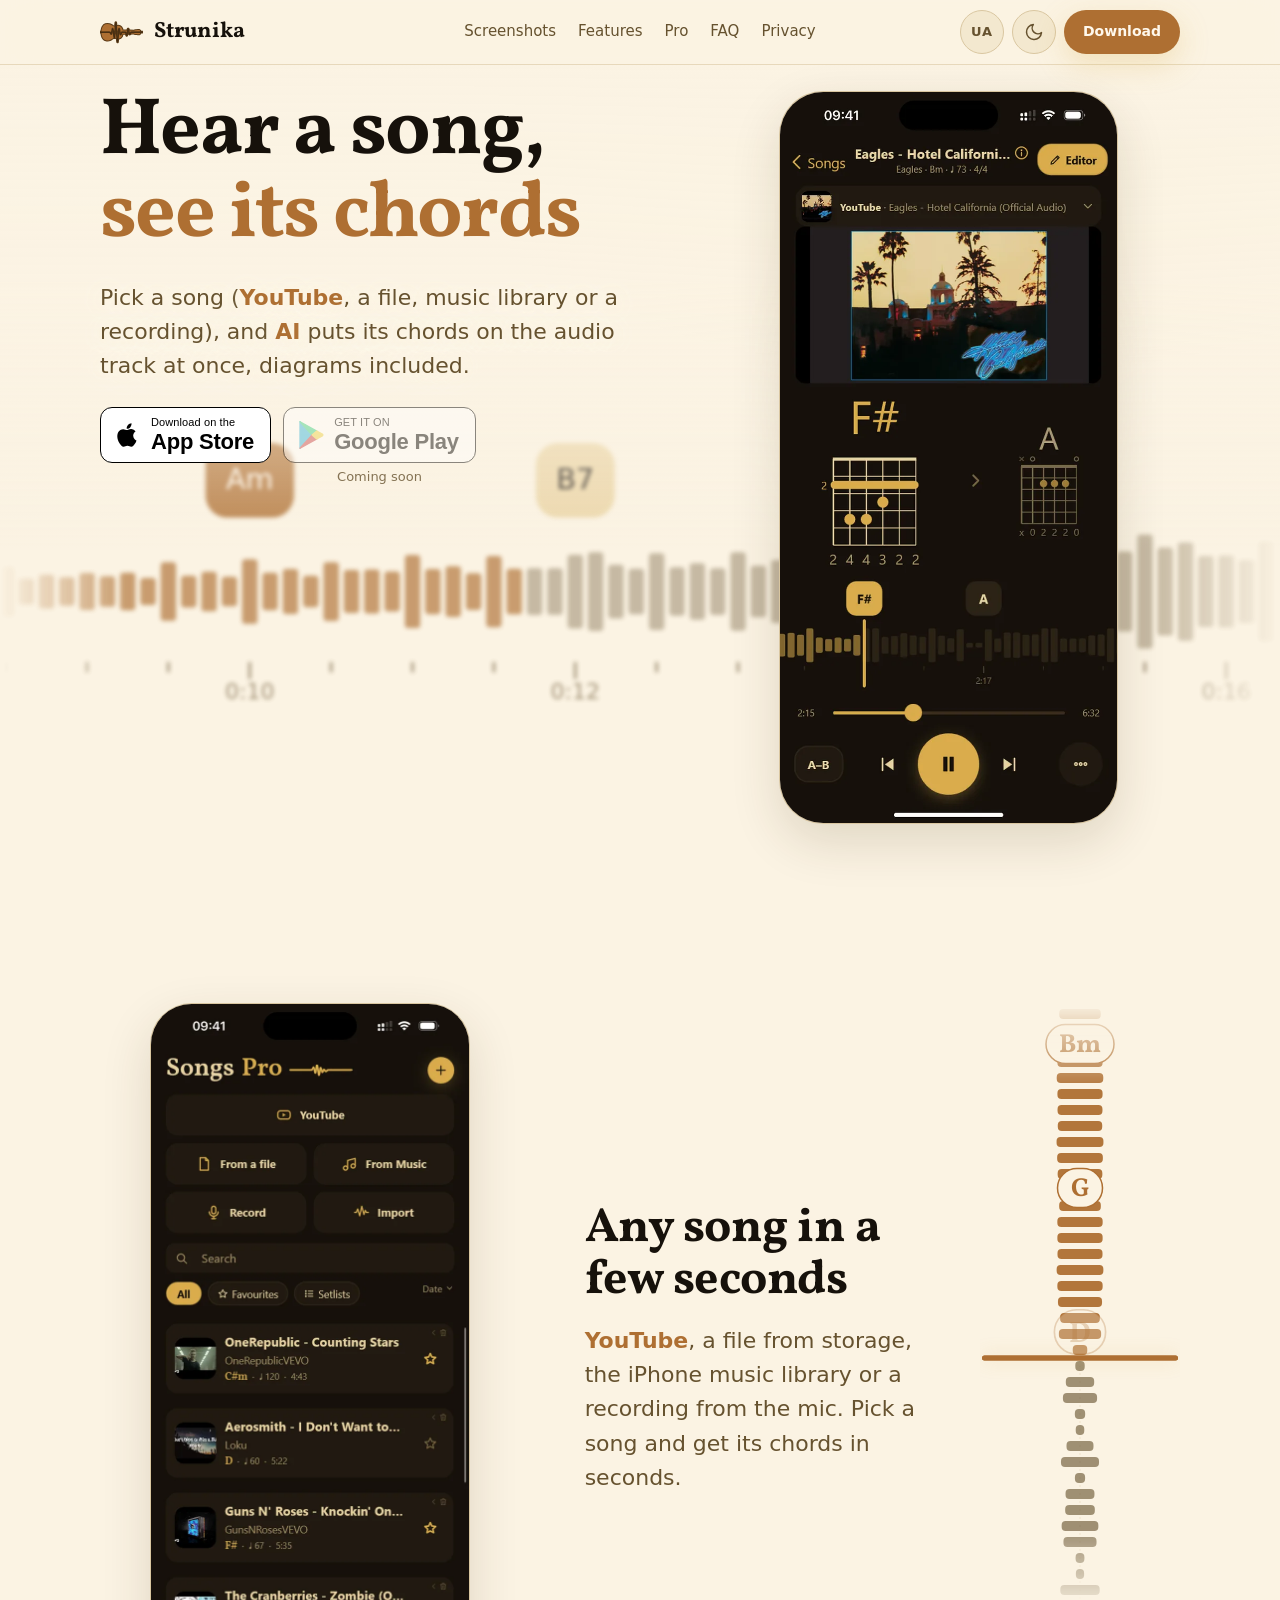
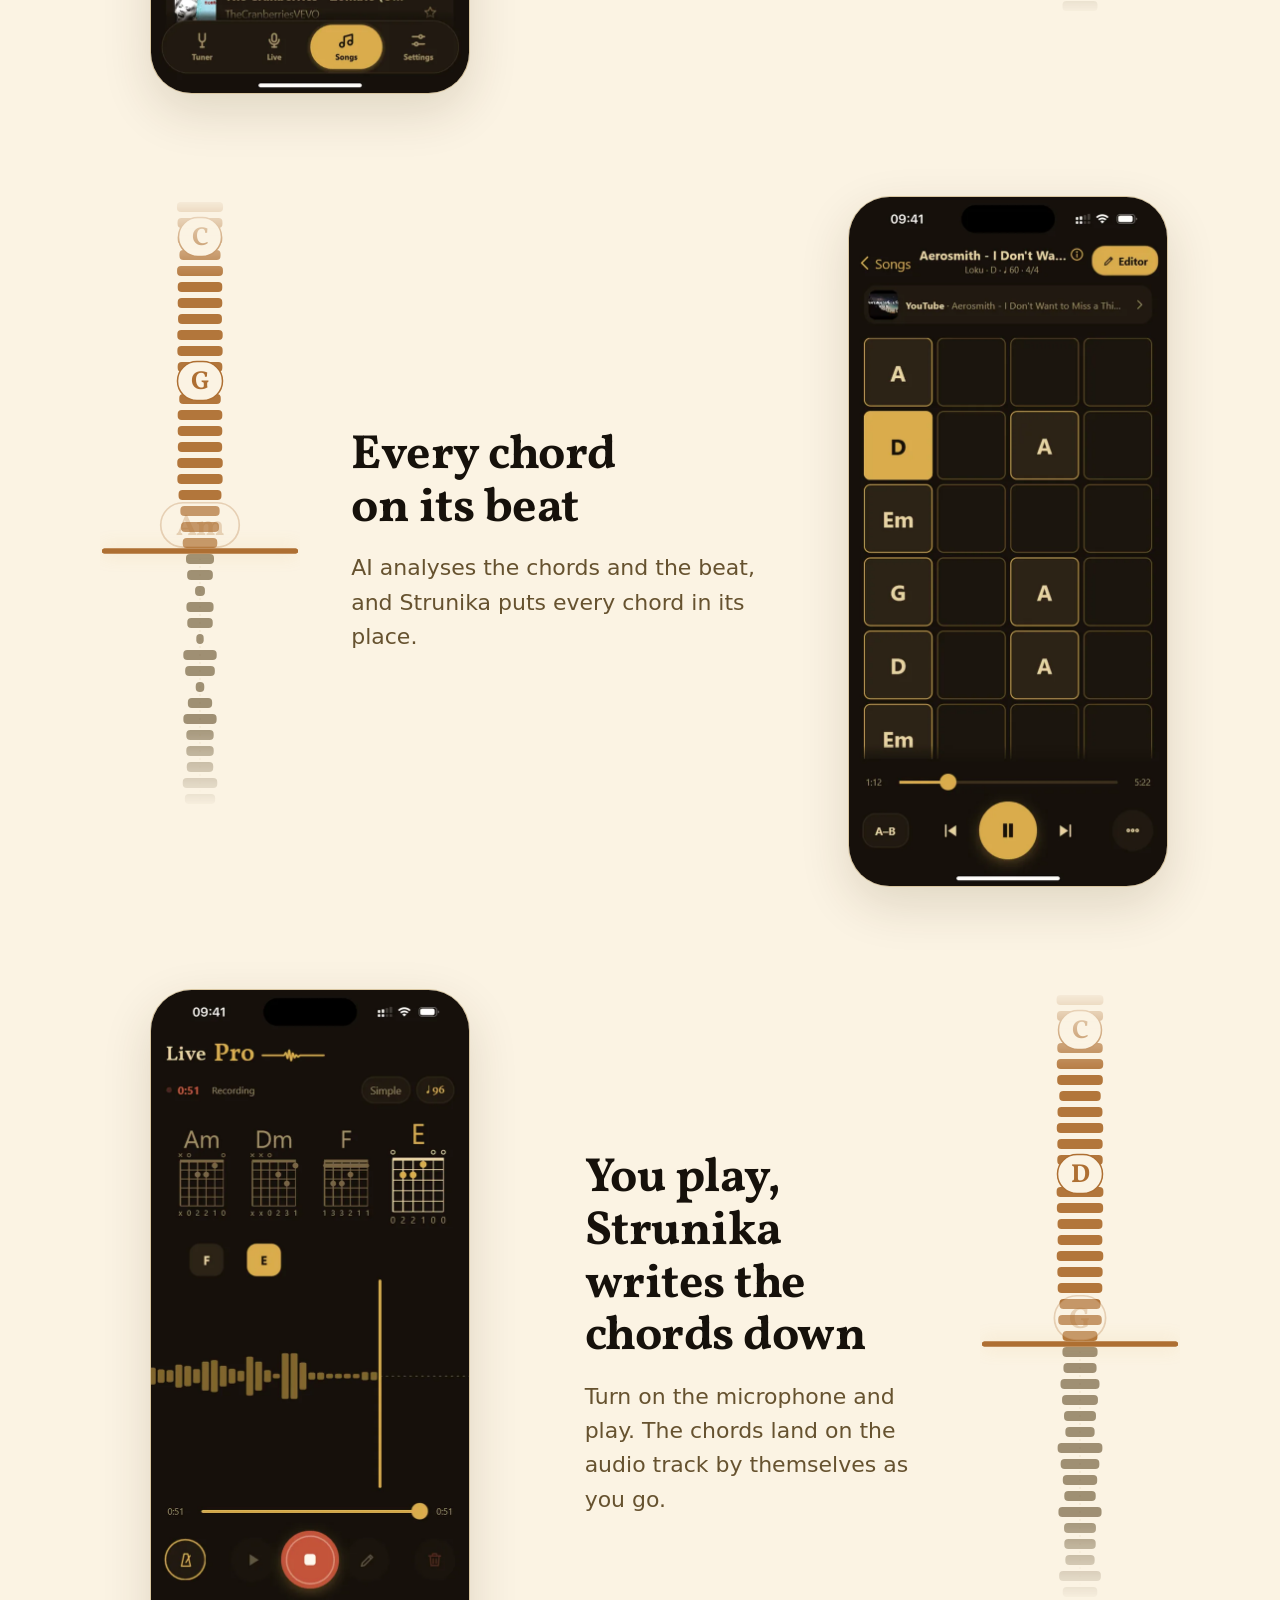
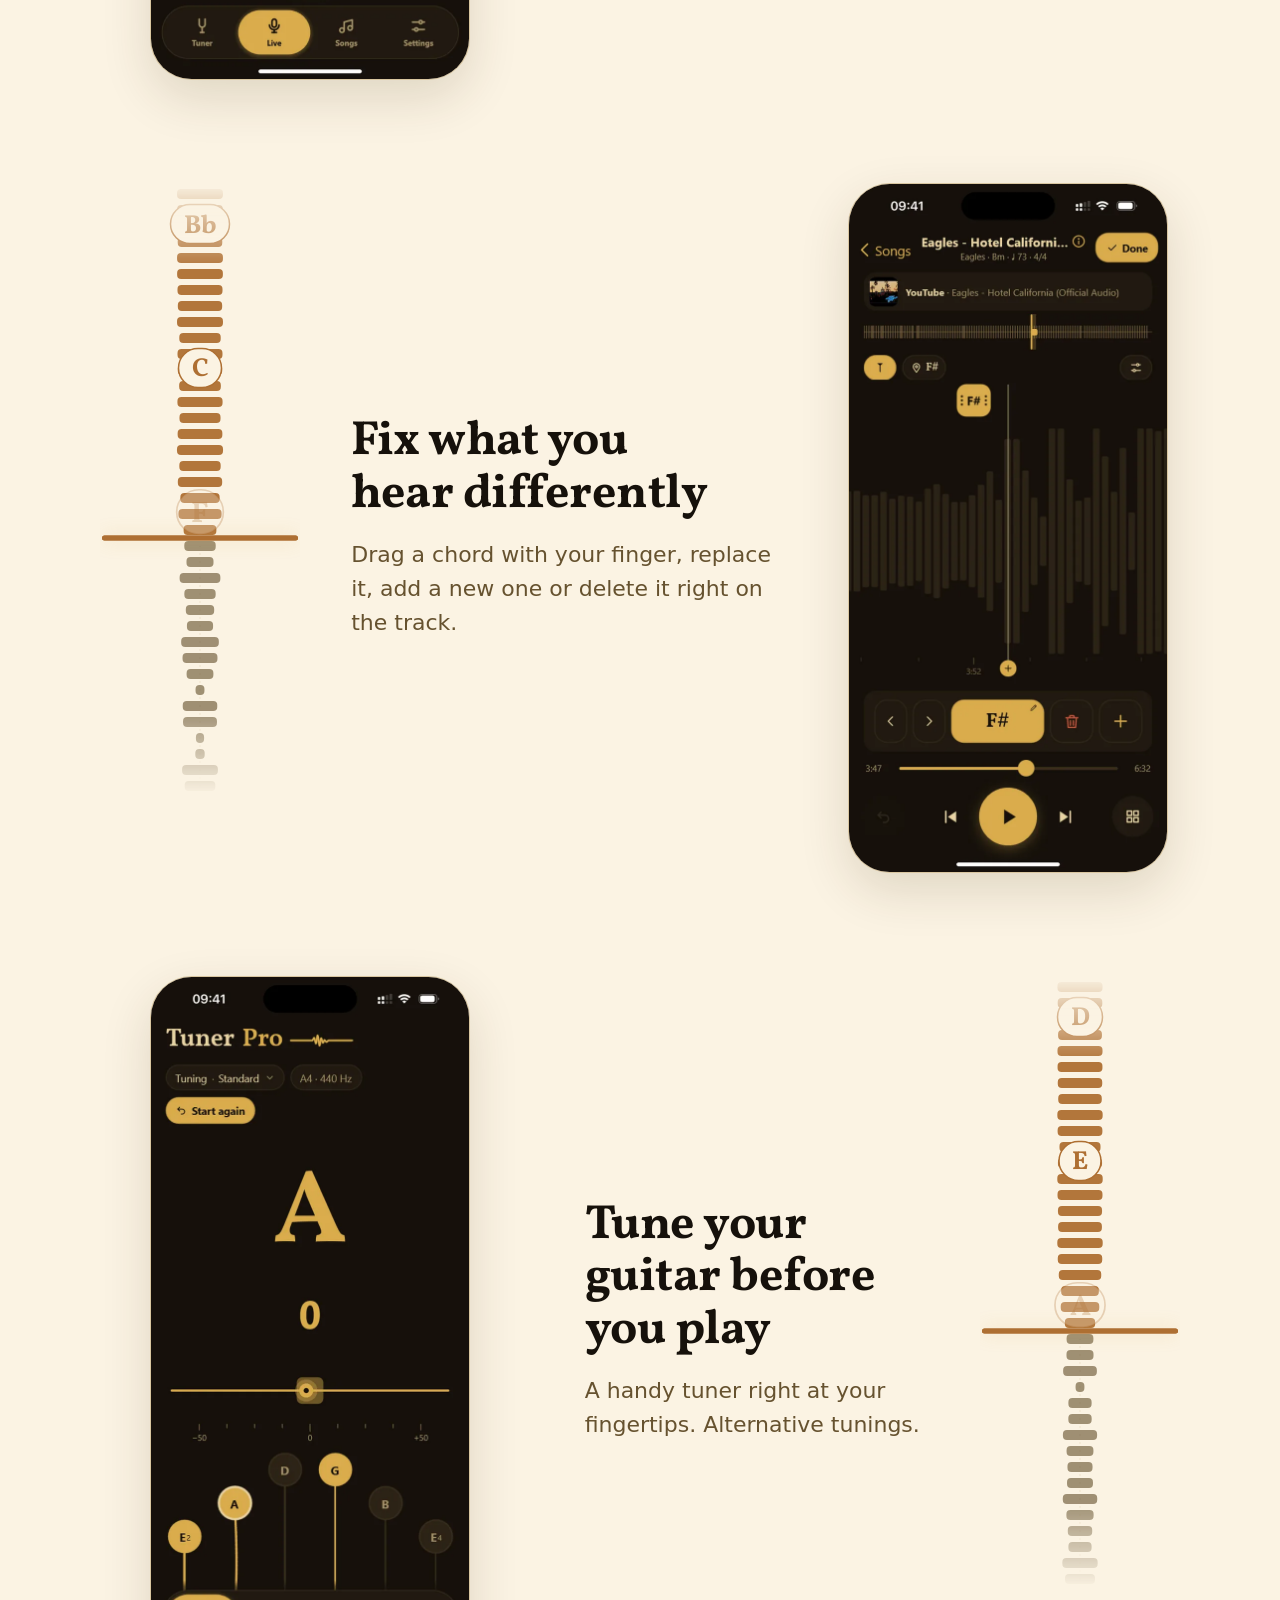
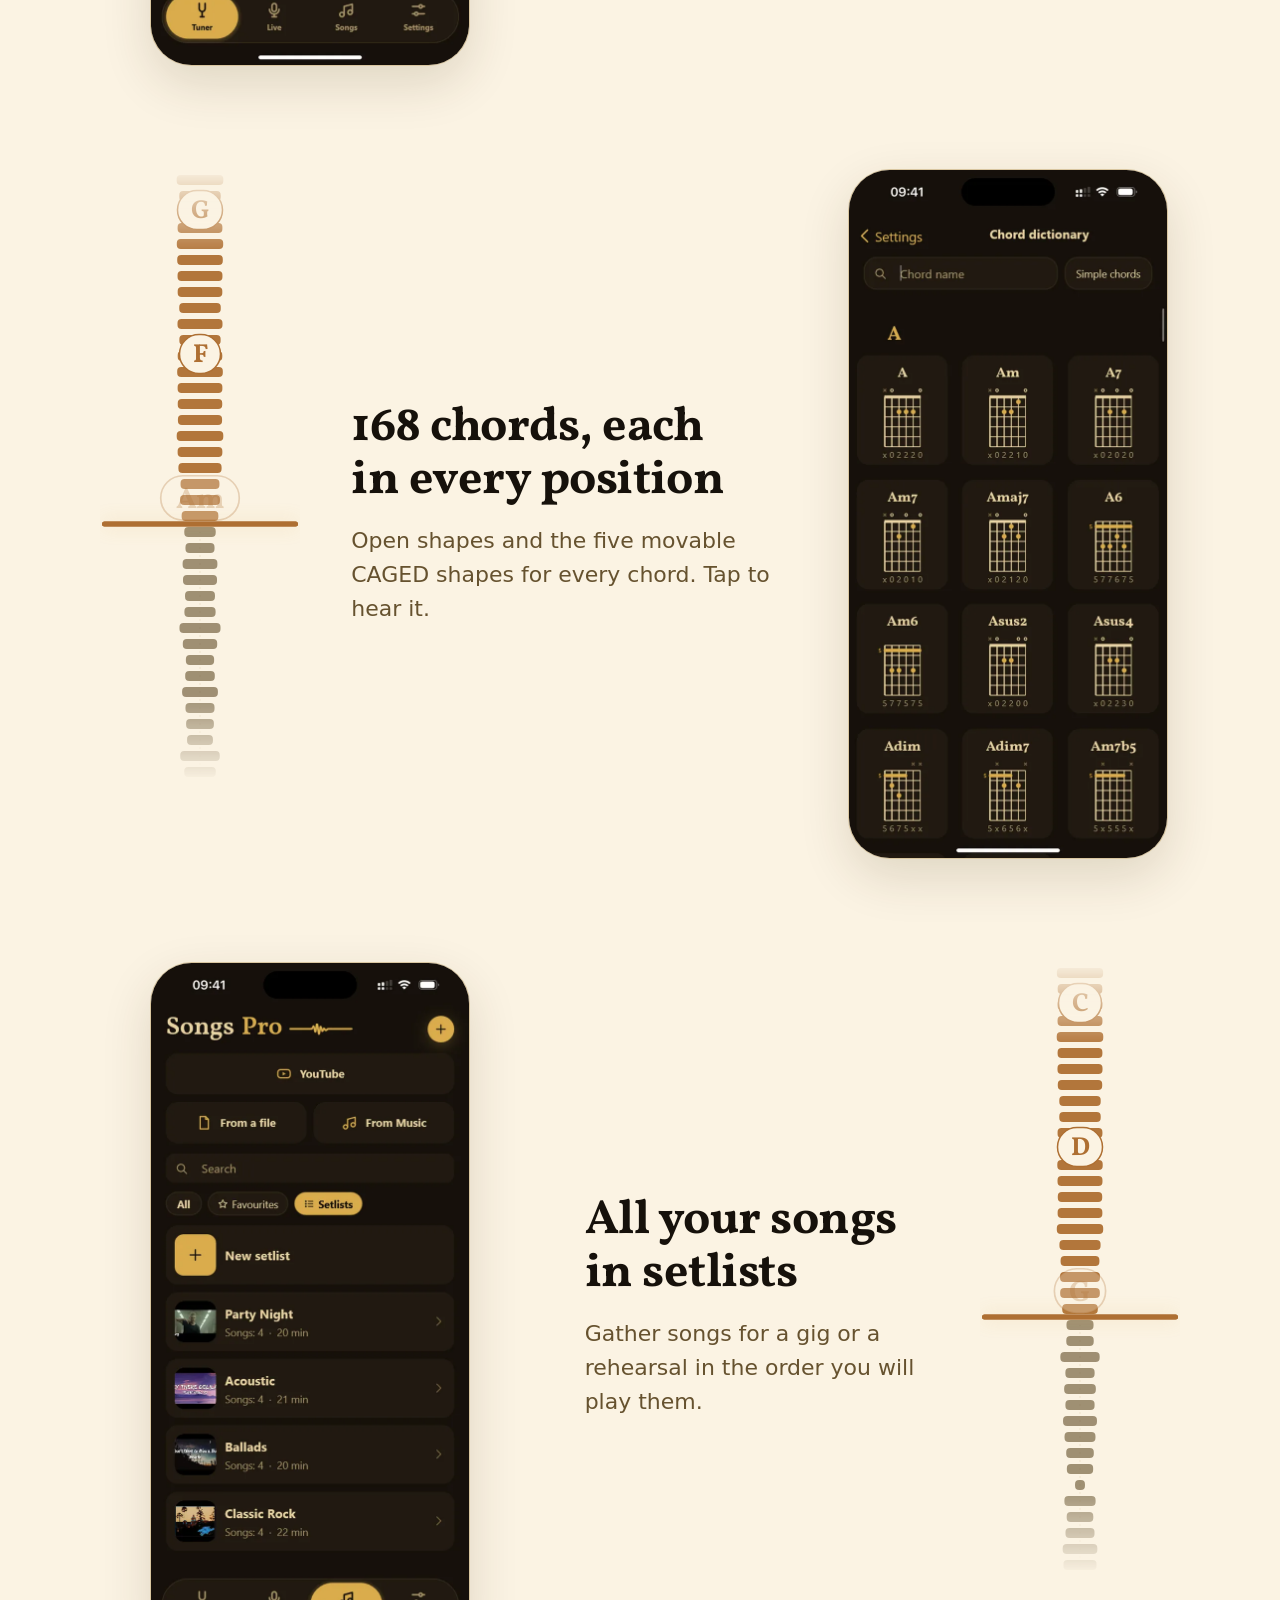
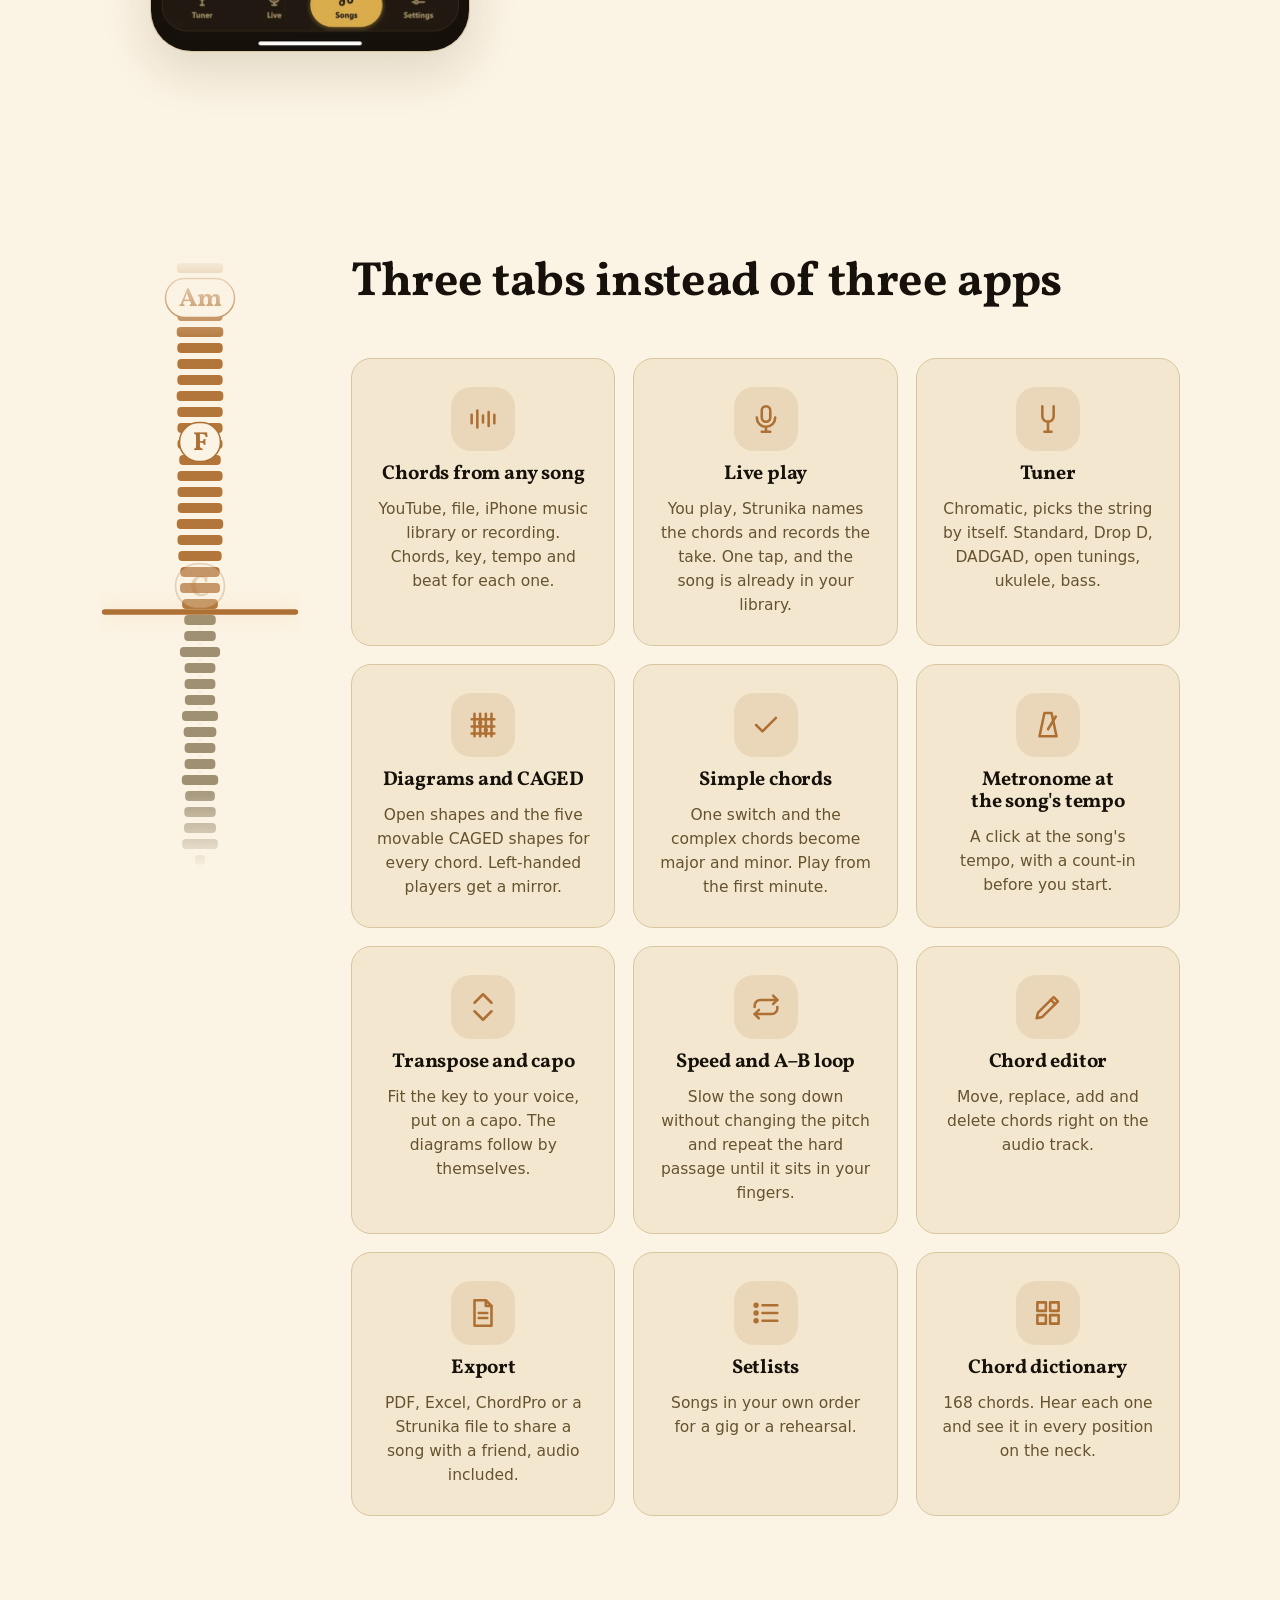
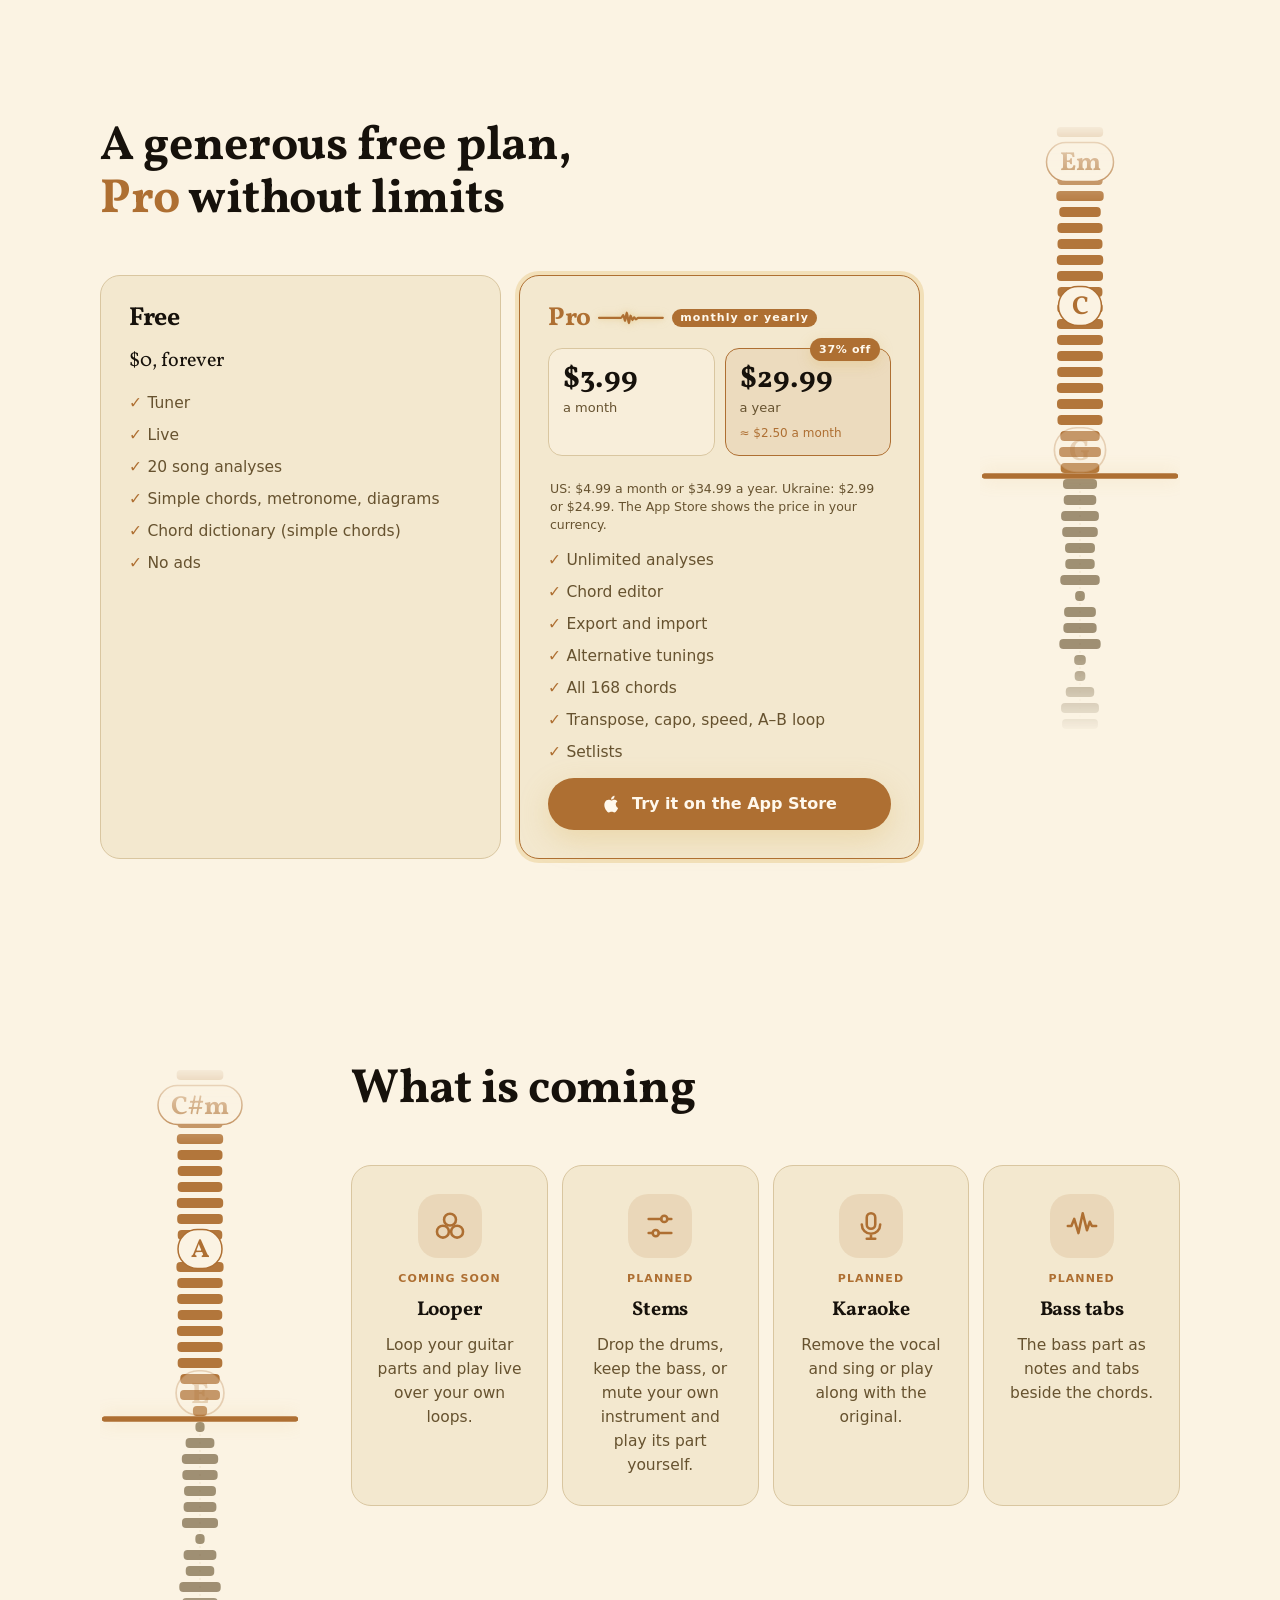
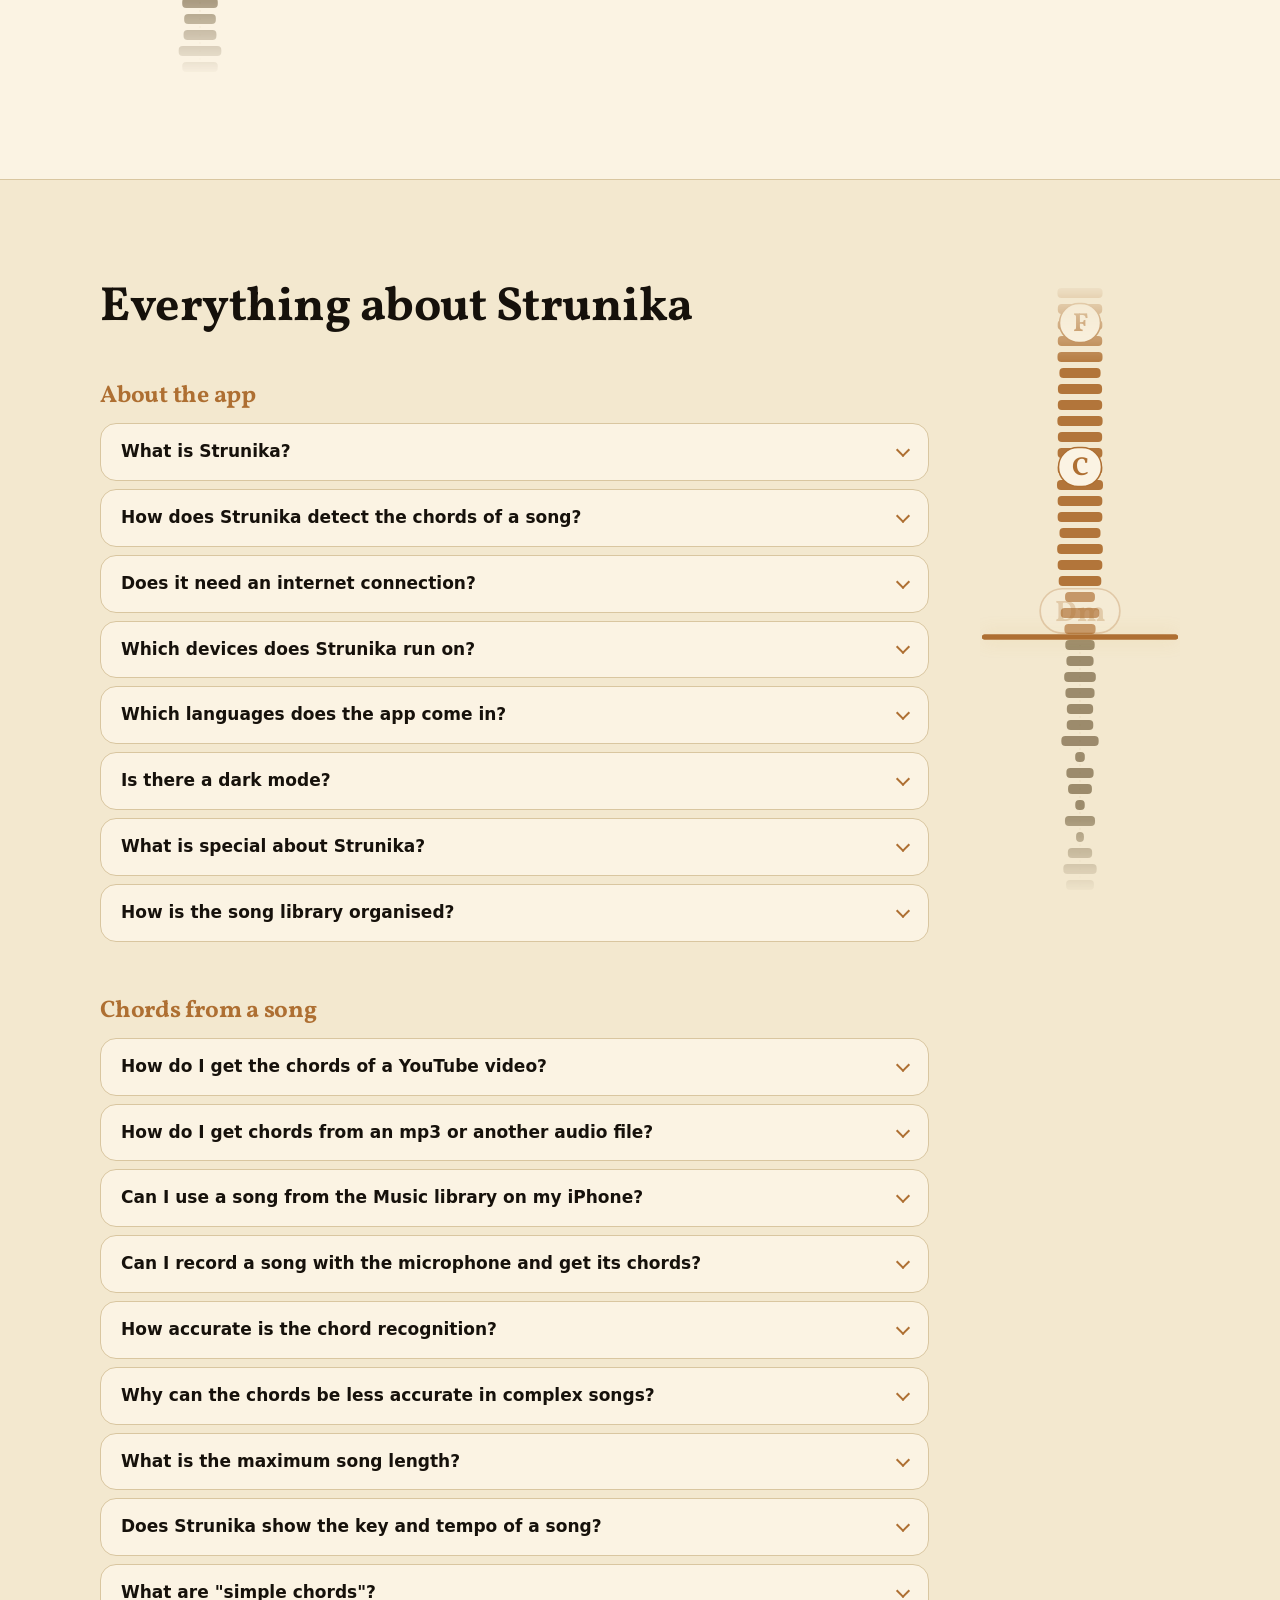
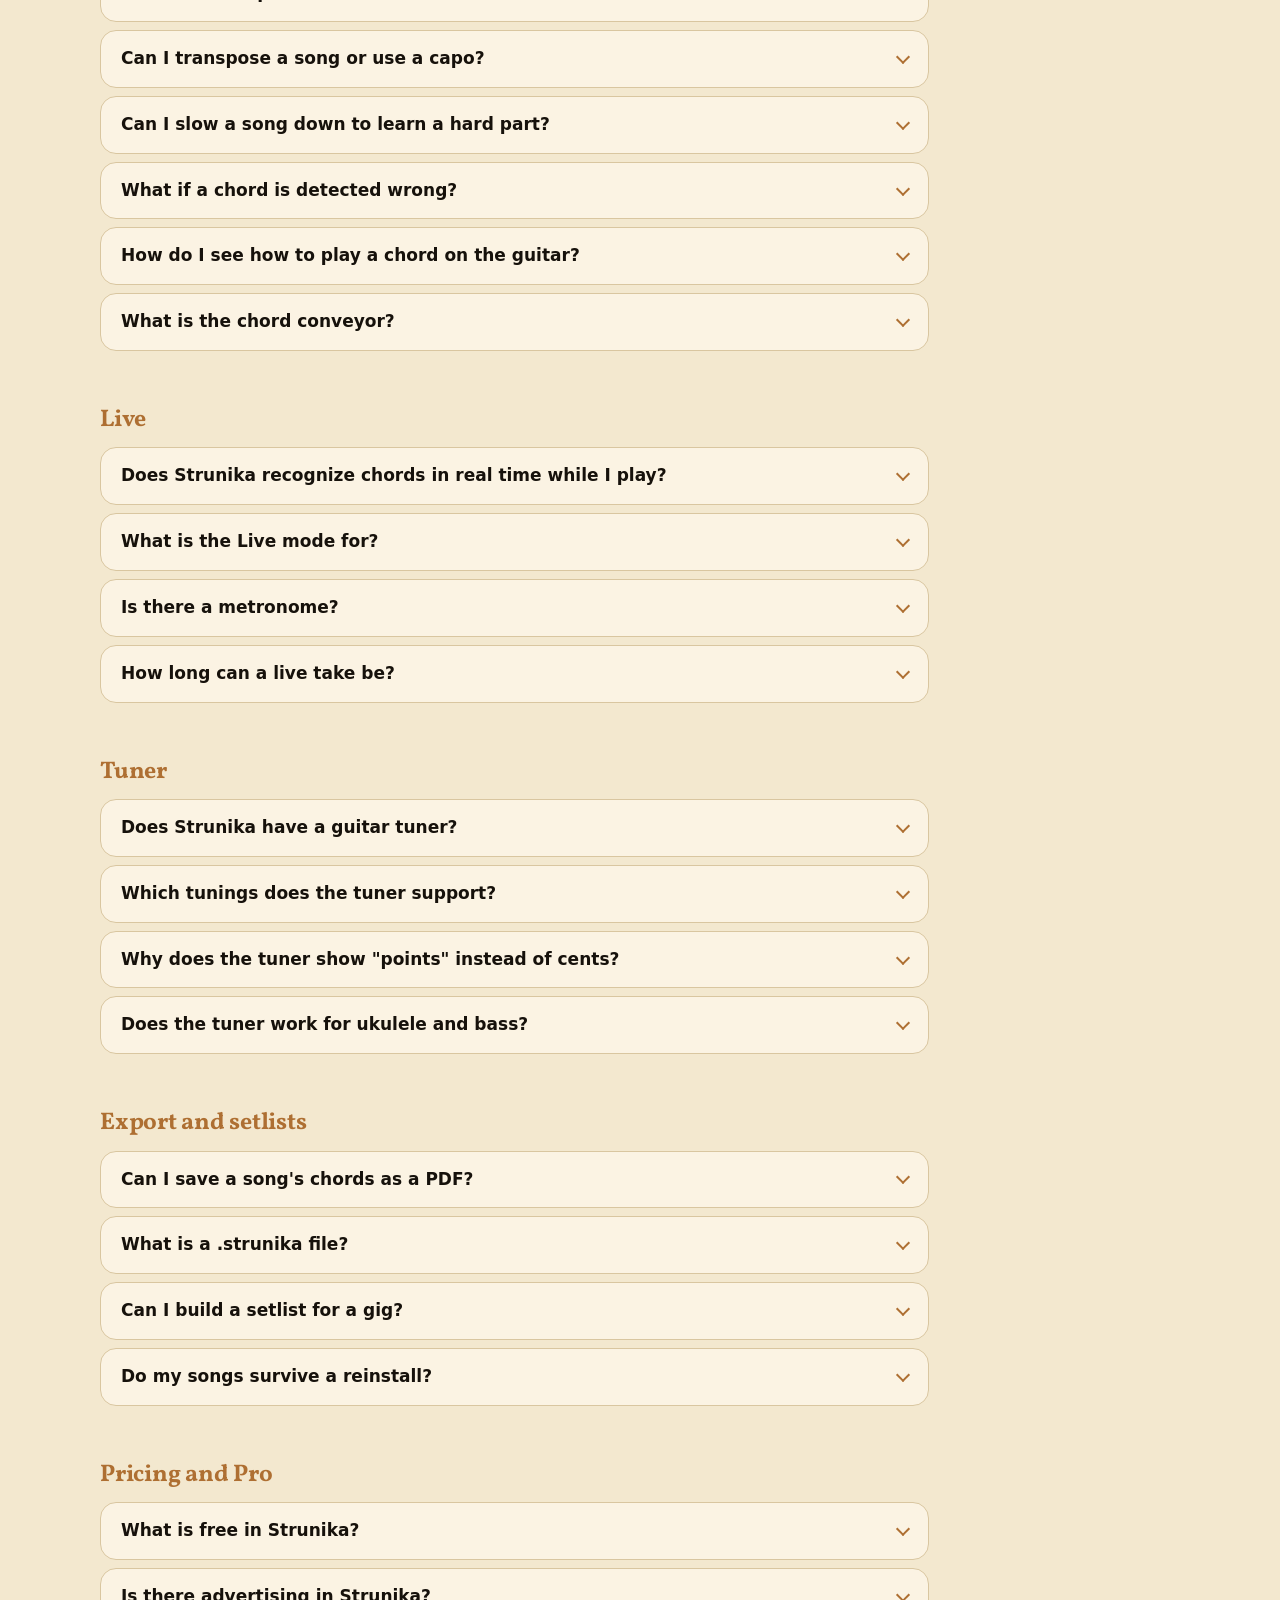
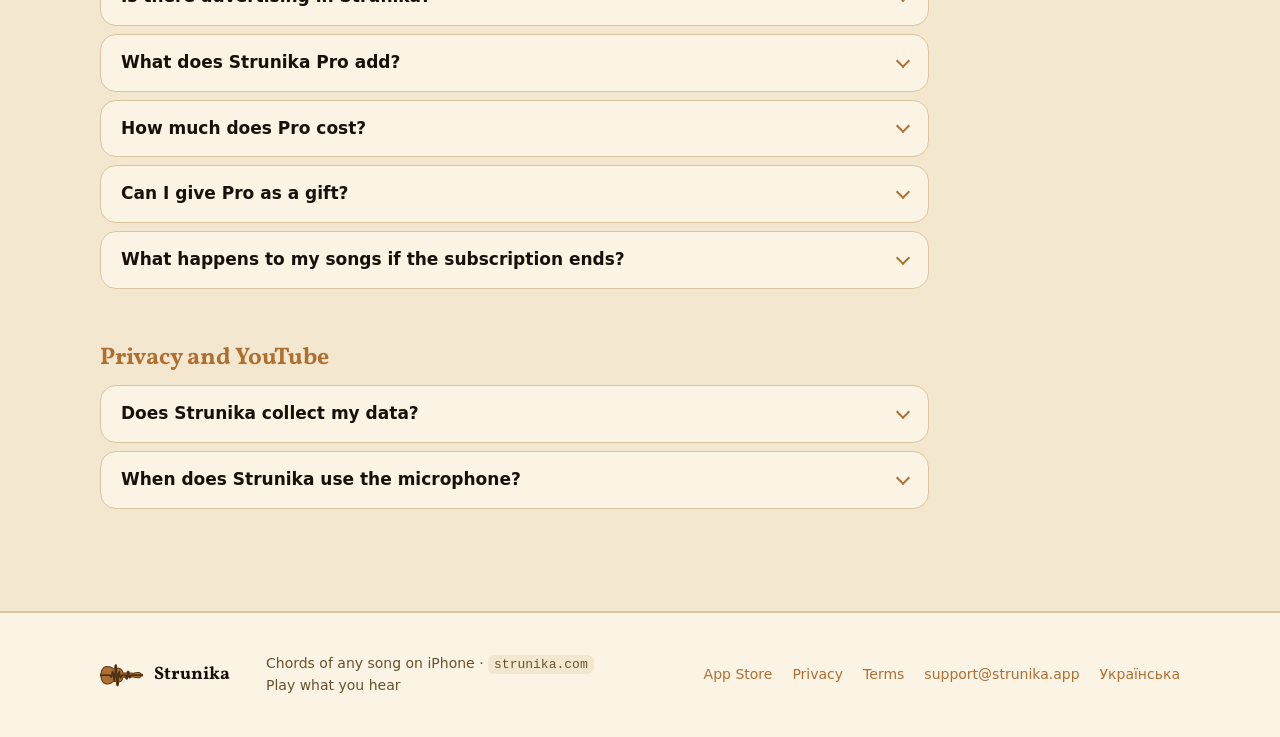
<file: index.html>
<!doctype html>
<html lang="en">
<head>
<meta charset="utf-8">
<script>
/* Language by the browser's preferences: Ukrainian, Russian or Belarusian goes to /ua/, everything else stays here.
   An explicit choice made with the EN/UA switch wins and is never overridden. */
(function () {
  try {
    var go = function () { location.replace('/ua/' + location.search + location.hash); };
    var chosen = localStorage.getItem('lang');
    if (chosen) { if (chosen === 'uk') go(); return; }
    var langs = navigator.languages || [navigator.language || ''];
    for (var i = 0; i < langs.length; i++) if (/^(uk|ru|be)(-|$)/i.test(langs[i])) return go();
  } catch (e) {}
})();
</script>
<meta name="viewport" content="width=device-width, initial-scale=1, viewport-fit=cover">
<title>Strunika — chords of any song on iPhone: from YouTube, a file or a recording</title>
<meta name="description" content="Strunika uses AI to recognize the chords of a song from YouTube, a file or a recording right on your iPhone, scrolls them past a playhead while you play, hears your guitar live and tunes it. No ads, no data collection. English and Ukrainian.">
<meta name="keywords" content="AI chord recognition, AI chord finder, chord recognition app, guitar chords from song, chords from YouTube, chord finder iPhone, guitar tuner app, live chord detection, chord detector, Strunika">
<link rel="canonical" href="https://strunika.com/">
<link rel="alternate" hreflang="uk" href="https://strunika.com/ua/">
<link rel="alternate" hreflang="en" href="https://strunika.com/">
<link rel="alternate" hreflang="x-default" href="https://strunika.com/">
<meta name="theme-color" content="#FBF3E3" media="(prefers-color-scheme: light)">
<meta name="theme-color" content="#16110B" media="(prefers-color-scheme: dark)">
<meta property="og:type" content="website">
<meta property="og:site_name" content="Strunika">
<meta property="og:title" content="Strunika — chords of any song on iPhone">
<meta property="og:description" content="YouTube, file or recording → AI finds the chords on a conveyor to play along with. Live recognition and a tuner. Everything on device, no ads, no data collected.">
<meta property="og:url" content="https://strunika.com/">
<meta property="og:image" content="https://strunika.com/assets/og.png">
<meta property="og:locale" content="en_US">
<meta name="twitter:card" content="summary_large_image">
<link rel="icon" href="assets/icon.svg?v=2" type="image/svg+xml">
<link rel="apple-touch-icon" href="assets/apple-touch-icon.png?v=2">
<link rel="preconnect" href="https://fonts.googleapis.com">
<link rel="preconnect" href="https://fonts.gstatic.com" crossorigin>
<link rel="stylesheet" href="https://fonts.googleapis.com/css2?family=Vollkorn:wght@600;700&display=swap">
<link rel="stylesheet" href="assets/style.css?v=14">
<script>try{var t=localStorage.getItem('theme');if(t==='dark'||t==='light')document.documentElement.dataset.theme=t;}catch(e){}</script>
<script type="application/ld+json">
{
  "@context": "https://schema.org",
  "@type": "SoftwareApplication",
  "name": "Strunika",
  "applicationCategory": "MusicApplication",
  "operatingSystem": "iOS 15+",
  "url": "https://strunika.com/",
  "inLanguage": ["en", "uk"],
  "description": "Strunika uses AI to recognize the chords of a song from YouTube, a file or a recording on iPhone, scrolls them past a playhead while you play, hears your guitar live and has a tuner. The AI analysis runs on device; no data is collected.",
  "featureList": [
    "Chords from an audio file (mp3, m4a, wav)",
    "Chords from your own recording",
    "Chords from YouTube through the official player",
    "Live chord recognition from the microphone",
    "Chromatic tuner with 9 tunings",
    "Chord conveyor with waveform and beats",
    "Chord diagrams, CAGED shapes, capo, transpose",
    "Chord editor",
    "Export to PDF, Excel, ChordPro",
    "Setlists",
    "Dictionary of 168 chords"
  ],
  "offers": [
    { "@type": "Offer", "price": "0", "priceCurrency": "USD", "description": "Free: tuner, live recognition, 20 song analyses" },
    { "@type": "Offer", "description": "Strunika Pro — monthly or yearly subscription, price shown in the App Store" }
  ],
  "author": { "@type": "Organization", "name": "Strunika", "url": "https://strunika.com/" }
}
</script>
<!--FAQ-LD--><script type="application/ld+json">
{
 "@context": "https://schema.org",
 "@type": "FAQPage",
 "mainEntity": [
  {
   "@type": "Question",
   "name": "What is Strunika?",
   "acceptedAnswer": {
    "@type": "Answer",
    "text": "Strunika is an iPhone app for guitarists that uses AI to recognize the chords of a song from a YouTube video, an audio file, the iPhone music library or your own recording, scrolls them past a playhead while you play, hears your guitar live and includes a tuner. It has three tabs: Tuner, Live and Songs. The name comes from the Ukrainian word \"struna\", a string."
   }
  },
  {
   "@type": "Question",
   "name": "How does Strunika detect the chords of a song?",
   "acceptedAnswer": {
    "@type": "Answer",
    "text": "With AI: a neural network trained on thousands of songs runs on the iPhone itself: it slices the sound into frequency frames, finds the beats and the tempo, then names the chord at every moment out of 168 possible ones. The result is aligned to the bar grid so chord changes land on beats, the way they are played."
   }
  },
  {
   "@type": "Question",
   "name": "Does it need an internet connection?",
   "acceptedAnswer": {
    "@type": "Answer",
    "text": "Not for files and recordings: the analysis runs entirely on device. Internet is needed only for YouTube songs, because the video plays through the official YouTube player."
   }
  },
  {
   "@type": "Question",
   "name": "Which devices does Strunika run on?",
   "acceptedAnswer": {
    "@type": "Answer",
    "text": "iPhone with iOS 15 or later. There is no Android version yet."
   }
  },
  {
   "@type": "Question",
   "name": "Which languages does the app come in?",
   "acceptedAnswer": {
    "@type": "Answer",
    "text": "English and Ukrainian. The language is chosen on the first launch and can be changed in Settings at any time."
   }
  },
  {
   "@type": "Question",
   "name": "Is there a dark mode?",
   "acceptedAnswer": {
    "@type": "Answer",
    "text": "Yes. Strunika has a dark and a light theme in warm wood and brass tones, and follows the system setting by default."
   }
  },
  {
   "@type": "Question",
   "name": "What is special about Strunika?",
   "acceptedAnswer": {
    "@type": "Answer",
    "text": "The song, its chords and your edits live on one audio track: you can scrub it, loop a passage and move chords on it like in an editor. A Live take becomes a song with chords in the library at once. The free plan never expires. There are no accounts and no analytics. The interface comes in English and Ukrainian."
   }
  },
  {
   "@type": "Question",
   "name": "How is the song library organised?",
   "acceptedAnswer": {
    "@type": "Answer",
    "text": "Every song on the Songs tab has a card with its cover, key, tempo and length. There is search, favourites, and sorting by date, title or key."
   }
  },
  {
   "@type": "Question",
   "name": "How do I get the chords of a YouTube video?",
   "acceptedAnswer": {
    "@type": "Answer",
    "text": "On the Songs tab tap YouTube: the built-in YouTube opens, find the video there and tap \"Add\". Or open Strunika with the link already copied, and the YouTube button offers to add the song from the clipboard. While you play, the video runs in the official YouTube player and the chords scroll on the conveyor beneath it."
   }
  },
  {
   "@type": "Question",
   "name": "How do I get chords from an mp3 or another audio file?",
   "acceptedAnswer": {
    "@type": "Answer",
    "text": "Tap \"File\" on the Songs tab and pick an mp3, m4a or wav from Files or iCloud Drive. You can also open a file in Strunika through \"Share\" from another app."
   }
  },
  {
   "@type": "Question",
   "name": "Can I use a song from the Music library on my iPhone?",
   "acceptedAnswer": {
    "@type": "Answer",
    "text": "Yes. The \"From Music\" button on the Songs tab opens the system song picker for your iPhone library: songs bought in iTunes or synced from a computer work. Apple Music subscription songs are protected and cannot be read, so the picker leaves them out."
   }
  },
  {
   "@type": "Question",
   "name": "Can I record a song with the microphone and get its chords?",
   "acceptedAnswer": {
    "@type": "Answer",
    "text": "Yes. The \"Record\" button captures sound through the iPhone microphone, and once you stop, Strunika analyses the recording and adds the song to the library with chords. It is a handy way to find chords for a song someone plays next to you, or for your own melody."
   }
  },
  {
   "@type": "Question",
   "name": "How accurate is the chord recognition?",
   "acceptedAnswer": {
    "@type": "Answer",
    "text": "For most popular songs with a clear harmonic backing the chords match the studio ones more than 80–90 % of the time; best on acoustic music and pop/rock recordings, worse on very dense mixes and jazz harmony. With \"Simple chords\" on, everything reduces to major and minor and almost always sounds right for playing along. Where the model is wrong, there is the chord editor."
   }
  },
  {
   "@type": "Question",
   "name": "Why can the chords be less accurate in complex songs?",
   "acceptedAnswer": {
    "@type": "Answer",
    "text": "A dense or busy mix has many instruments and harmonic embellishments sounding at once. For such songs the model gives a draft of the chords. You can fine-tune it by hand in the chord editor: replace, move, add or delete a chord right on the track."
   }
  },
  {
   "@type": "Question",
   "name": "What is the maximum song length?",
   "acceptedAnswer": {
    "@type": "Answer",
    "text": "15 minutes. Longer files and videos are not analysed, and no free analysis is spent on them."
   }
  },
  {
   "@type": "Question",
   "name": "Does Strunika show the key and tempo of a song?",
   "acceptedAnswer": {
    "@type": "Answer",
    "text": "Yes: the key, the tempo in BPM and the time signature appear in the row above the conveyor and on the song's card in the library. Beats are marked on the conveyor, and the metronome can click along at the song's tempo."
   }
  },
  {
   "@type": "Question",
   "name": "What are \"simple chords\"?",
   "acceptedAnswer": {
    "@type": "Answer",
    "text": "A mode in which every chord is reduced to a major or minor triad: Am7 becomes Am, Gsus4 becomes G, Bdim becomes Bm. It is on by default so a song can be played right away. The full vocabulary of 168 chords comes with Pro."
   }
  },
  {
   "@type": "Question",
   "name": "Can I transpose a song or use a capo?",
   "acceptedAnswer": {
    "@type": "Answer",
    "text": "Yes, with Pro. Transposing shifts every chord by the chosen number of semitones, and the capo shows the shapes to hold relative to it; the diagrams update by themselves."
   }
  },
  {
   "@type": "Question",
   "name": "Can I slow a song down to learn a hard part?",
   "acceptedAnswer": {
    "@type": "Answer",
    "text": "Yes, with Pro: speed from 0.5× to 1.25× without changing the pitch, and an A–B loop that repeats the chosen passage. The loop ends snap to chords so you never have to catch them by hand."
   }
  },
  {
   "@type": "Question",
   "name": "What if a chord is detected wrong?",
   "acceptedAnswer": {
    "@type": "Answer",
    "text": "Open the chord editor. The track works like a DAW: a tap selects a chord, a drag moves the moment it begins, and the panel replaces, deletes or adds a chord; the step is a sixteenth note and there is undo. The editor is part of Pro."
   }
  },
  {
   "@type": "Question",
   "name": "How do I see how to play a chord on the guitar?",
   "acceptedAnswer": {
    "@type": "Answer",
    "text": "A fretboard diagram with fret numbers always sits beside the chord name. Tapping it opens every position of that chord: the open shapes and the five movable CAGED shapes; the chosen position is remembered for that song. Left-handed players get mirrored diagrams."
   }
  },
  {
   "@type": "Question",
   "name": "What is the chord conveyor?",
   "acceptedAnswer": {
    "@type": "Answer",
    "text": "It is the ribbon at the bottom of the song screen: the waveform, the beats, and the name of each chord at the moment it changes. The ribbon rides past the playhead with the song; tapping a chord seeks to it, dragging scrubs the song silently. You always see what sounds now and what comes in a few seconds."
   }
  },
  {
   "@type": "Question",
   "name": "Does Strunika recognize chords in real time while I play?",
   "acceptedAnswer": {
    "@type": "Answer",
    "text": "Yes. The Live tab listens to the microphone and writes the chords you play onto the track as you go: a quick guess first, then the confirmed chord a moment later. It works with acoustic and electric guitars through the iPhone microphone."
   }
  },
  {
   "@type": "Question",
   "name": "What is the Live mode for?",
   "acceptedAnswer": {
    "@type": "Answer",
    "text": "To find the chords of your own idea, to check yourself while working out a song, or simply to record a rehearsal take. The take is saved to the library as a ready song with chords, with no analysis and no free analysis spent."
   }
  },
  {
   "@type": "Question",
   "name": "Is there a metronome?",
   "acceptedAnswer": {
    "@type": "Answer",
    "text": "Yes, on the Live tab and on the song page. On Live it counts 3 · 2 · 1 · 0 before recording and clicks at a set tempo from 40 to 240 BPM; on the song page it clicks at the song's tempo. The clicks do not disturb the recognition, but from the iPhone speaker they end up in the recording, so it is best to wear headphones when playing to the metronome."
   }
  },
  {
   "@type": "Question",
   "name": "How long can a live take be?",
   "acceptedAnswer": {
    "@type": "Answer",
    "text": "Up to 15 minutes. You can continue recording from the end or record over from any point."
   }
  },
  {
   "@type": "Question",
   "name": "Does Strunika have a guitar tuner?",
   "acceptedAnswer": {
    "@type": "Answer",
    "text": "Yes, a chromatic tuner on the first tab. It detects which string you plucked by itself and shows the note and the offset; the string on screen sags while it is out of tune and snaps straight with a gold flash when it is in. Tuned strings are marked, and when all six are done the pegs bounce in a wave."
   }
  },
  {
   "@type": "Question",
   "name": "Which tunings does the tuner support?",
   "acceptedAnswer": {
    "@type": "Answer",
    "text": "Standard for free; with Pro also Drop D, half step down, whole step down, DADGAD, Open G, Open D, ukulele GCEA and bass EADG. The A4 reference can be shifted within 430–450 Hz."
   }
  },
  {
   "@type": "Question",
   "name": "Why does the tuner show \"points\" instead of cents?",
   "acceptedAnswer": {
    "@type": "Answer",
    "text": "So the number is easy to read: 10 points is one fret, that is 100 cents. \"+3\" means \"a little sharp, under a third of a fret\". No verdict words and no hints on the screen."
   }
  },
  {
   "@type": "Question",
   "name": "Does the tuner work for ukulele and bass?",
   "acceptedAnswer": {
    "@type": "Answer",
    "text": "Yes: there are ukulele GCEA and bass EADG tunings, and the chromatic mode suits any stringed instrument."
   }
  },
  {
   "@type": "Question",
   "name": "Can I save a song's chords as a PDF?",
   "acceptedAnswer": {
    "@type": "Answer",
    "text": "Yes, with Pro. The PDF comes in two layouts: \"Bars\" (four bars to a row, the chord where it begins) and \"Conveyor\" (the waveform with beats and chords). Both end with the diagrams of every chord in the song. Excel and ChordPro export are there too."
   }
  },
  {
   "@type": "Question",
   "name": "What is a .strunika file?",
   "acceptedAnswer": {
    "@type": "Answer",
    "text": "A complete copy of a song: chords, beats, cover and audio (for YouTube only the link). Send it by AirDrop or mail, and on another iPhone with Strunika it opens with one tap, ready to play. Import is part of Pro."
   }
  },
  {
   "@type": "Question",
   "name": "Can I build a setlist for a gig?",
   "acceptedAnswer": {
    "@type": "Answer",
    "text": "Yes, with Pro. A setlist is songs in your own order; a song can be in several setlists. Reorder by dragging the grip; removing a song from a setlist never touches the song itself. A setlist's card shows its cover, the number of songs and the total length."
   }
  },
  {
   "@type": "Question",
   "name": "Do my songs survive a reinstall?",
   "acceptedAnswer": {
    "@type": "Answer",
    "text": "The library lives in the app's storage and is part of the iPhone backup (iCloud or computer). To move single songs there is the .strunika file."
   }
  },
  {
   "@type": "Question",
   "name": "What is free in Strunika?",
   "acceptedAnswer": {
    "@type": "Answer",
    "text": "The tuner with standard tuning, the Live tab with chord recognition, 20 song analyses for the lifetime of the install, simple chords, the metronome, diagrams, the chord dictionary. Analysed songs stay open forever."
   }
  },
  {
   "@type": "Question",
   "name": "Is there advertising in Strunika?",
   "acceptedAnswer": {
    "@type": "Answer",
    "text": "No, none at all: no banners, no videos between songs, no ad networks, in the free version and in Pro alike. Strunika lives on the Pro subscription, not on ads."
   }
  },
  {
   "@type": "Question",
   "name": "What does Strunika Pro add?",
   "acceptedAnswer": {
    "@type": "Answer",
    "text": "Unlimited analyses, the chord editor, export to PDF, Excel, ChordPro and .strunika with import, alternative tunings, the full vocabulary of 168 chords, transpose and capo, playback speed, the A–B loop, setlists and the A4 reference setting."
   }
  },
  {
   "@type": "Question",
   "name": "How much does Pro cost?",
   "acceptedAnswer": {
    "@type": "Answer",
    "text": "$3.99 a month or $29.99 a year in most countries (the yearly subscription is 37% cheaper); $4.99 or $34.99 in the US, $2.99 or $24.99 in Ukraine. The exact price in your currency is shown by the App Store inside the app. There is no free trial, but the free version has no time limit. The subscription renews automatically and can be cancelled any time."
   }
  },
  {
   "@type": "Question",
   "name": "Can I give Pro as a gift?",
   "acceptedAnswer": {
    "@type": "Answer",
    "text": "Yes, through App Store offer codes: the app has a \"Promo code\" button. Purchases are restored on a new device with \"Restore purchases\"."
   }
  },
  {
   "@type": "Question",
   "name": "What happens to my songs if the subscription ends?",
   "acceptedAnswer": {
    "@type": "Answer",
    "text": "Nothing disappears: every song, chord and setlist stays. Only the Pro tools close, and the Pro settings go back to their defaults."
   }
  },
  {
   "@type": "Question",
   "name": "Does Strunika collect my data?",
   "acceptedAnswer": {
    "@type": "Answer",
    "text": "No. The app has no accounts, no analytics, no advertising and no third-party data-collection SDKs. Audio and analysis results are stored only on your iPhone. The app goes online only for YouTube and for a small service-settings file, with no identifiers attached. Crash reports are collected by Apple itself, and you control them in iOS settings."
   }
  },
  {
   "@type": "Question",
   "name": "When does Strunika use the microphone?",
   "acceptedAnswer": {
    "@type": "Answer",
    "text": "Only while the Tuner or Live tab is on screen, or while you record a song. As soon as you switch to another tab or send the app to the background, the microphone turns off."
   }
  }
 ]
}
</script><!--/FAQ-LD-->
</head>
<body id="top">

<header class="top">
  <div class="wrap">
    <a class="brand" href="#top" aria-label="Strunika">
      <img class="mark mark-light" src="assets/mark_light.svg" alt="" width="44" height="24">
      <img class="mark mark-dark" src="assets/mark.svg" alt="" width="44" height="24">
      <span>Strunika</span>
    </a>
    <nav class="nav" id="site-nav" aria-label="Sections">
      <a href="#screens">Screenshots</a>
      <a href="#features">Features</a>
      <a href="#pro">Pro</a>
      <a href="#faq">FAQ</a>
      <a href="/privacy.html">Privacy</a>
    </nav>
    <div class="tools">
      <a class="lang" href="/ua/" hreflang="uk" lang="uk">UA</a>
      <button class="theme" id="theme-toggle" type="button" aria-label="Toggle theme">
        <svg class="moon" viewBox="0 0 24 24" fill="none" stroke="currentColor" stroke-width="1.8" stroke-linecap="round" stroke-linejoin="round"><path d="M21 12.8A9 9 0 1 1 11.2 3a7 7 0 0 0 9.8 9.8z"/></svg>
        <svg class="sun" viewBox="0 0 24 24" fill="none" stroke="currentColor" stroke-width="1.8" stroke-linecap="round"><circle cx="12" cy="12" r="4"/><path d="M12 2v2M12 20v2M4.9 4.9l1.4 1.4M17.7 17.7l1.4 1.4M2 12h2M20 12h2M4.9 19.1l1.4-1.4M17.7 6.3l1.4-1.4"/></svg>
      </button>
      <a class="btn btn-primary btn-sm" href="https://strunika.app" aria-label="Download"><svg class="dl-ico" viewBox="0 0 24 24" fill="none" stroke="currentColor" stroke-width="2" stroke-linecap="round" stroke-linejoin="round" aria-hidden="true"><path d="M12 4v10.5"/><path d="M7.5 10.5L12 15l4.5-4.5"/><path d="M4 16.5v2a1.5 1.5 0 0 0 1.5 1.5h13a1.5 1.5 0 0 0 1.5-1.5v-2"/></svg><span>Download</span></a>
      <button class="menu-btn" id="menu-toggle" type="button" aria-label="Menu" aria-expanded="false" aria-controls="site-nav"><svg viewBox="0 0 24 24" fill="none" stroke="currentColor" stroke-width="2" stroke-linecap="round"><path class="l1" d="M4 7h16"/><path class="l2" d="M4 12h16"/><path class="l3" d="M4 17h16"/></svg></button>
    </div>
  </div>
</header>

<main>

<section class="hero">
  <canvas class="hero-bg" aria-hidden="true"></canvas>
  <div class="wrap">
    <div class="hero-text">
      <h1>Hear a song, <em>see its chords</em></h1>
      <p class="lead">Pick a song (<span class="yt">YouTube</span>, a file, music library or a recording), and <span class="yt">AI</span> puts its chords on the audio track at once, diagrams included.</p>
      <div class="cta stores">
        <a class="store" href="https://strunika.app" aria-label="Download on the App Store">
          <svg class="store-ico" viewBox="0 0 24 24" fill="currentColor" aria-hidden="true"><path d="M16.4 12.6c0-2.5 2-3.6 2.1-3.7-1.2-1.7-3-1.9-3.6-2-1.5-.2-3 .9-3.8.9-.8 0-2-.9-3.3-.8-1.7 0-3.2 1-4.1 2.5-1.8 3.1-.5 7.6 1.3 10.1.9 1.2 1.9 2.6 3.2 2.5 1.3-.1 1.8-.8 3.3-.8 1.6 0 2 .8 3.3.8 1.4 0 2.3-1.3 3.1-2.5 1-1.4 1.4-2.8 1.4-2.9 0 0-2.7-1-2.8-4.1zM14 5.3c.7-.9 1.2-2.1 1-3.3-1 0-2.3.7-3 1.5-.7.8-1.3 2-1.1 3.2 1.2.1 2.4-.6 3.1-1.4z"/></svg>
          <span class="store-txt"><small>Download on the</small><b>App Store</b></span>
        </a>
        <div class="store-soon">
          <span class="store is-off" role="img" aria-label="Google Play, coming soon" title="Coming soon">
            <svg class="store-ico" viewBox="0 0 24 26" aria-hidden="true" stroke-linejoin="round" stroke-width="1.2"><path d="M2.5 1.5 13 13 2.5 24.5z" fill="#00C3FF" stroke="#00C3FF"/><path d="M2.5 1.5 17 9.6 13 13z" fill="#00E676" stroke="#00E676"/><path d="M2.5 24.5 13 13 17 16.4z" fill="#FF3A44" stroke="#FF3A44"/><path d="M17 9.6 21.8 12.3c.6.4.6 1 0 1.4L17 16.4 13 13z" fill="#FFD400" stroke="#FFD400"/></svg>
            <span class="store-txt"><small>GET IT ON</small><b>Google Play</b></span>
          </span>
          <span class="cta-note">Coming soon</span>
        </div>
      </div>
    </div>
    <figure class="hero-shot"><picture><source type="image/webp" srcset="assets/screens/en/song.webp"><img src="assets/screens/en/song.png" width="640" height="1386" alt="The song page: chords above the audio track" fetchpriority="high" decoding="async"></picture></figure>
  </div>
</section>


<section id="screens" class="has-anim">
  <div class="wrap sec side-right"><div class="sec-body split">
    <figure class="shot rv" data-missing="App screenshot goes here: assets/screens/en/library.png"><picture><source type="image/webp" srcset="assets/screens/en/library.webp"><img src="assets/screens/en/library.png" width="640" height="1386" alt="The Songs tab: every way to add a song, and the library with covers" loading="lazy" decoding="async" onerror="this.closest('figure').classList.add('missing')"></picture></figure>
    <div>
      <h2>Any song in a few seconds</h2>
      <p class="lead" style="margin-top:16px"><span class="yt">YouTube</span>, a file from storage, the iPhone music library or a recording from the mic. Pick a song and get its chords in seconds.</p>
    </div>
  </div><aside class="sec-anim" aria-hidden="true"><canvas data-chords="D A Bm G"></canvas></aside></div>
  <div class="wrap sec side-left"><div class="sec-body split">
    <div>
      <h2>Every chord on its beat</h2>
      <p class="lead" style="margin-top:16px">AI analyses the chords and the beat, and Strunika puts every chord in its place.</p>
    </div>
    <figure class="shot rv" data-missing="assets/screens/en/squares.png"><picture><source type="image/webp" srcset="assets/screens/en/squares.webp"><img src="assets/screens/en/squares.png" width="640" height="1386" alt="The beat grid: every chord of the song on its beat" loading="lazy" decoding="async" onerror="this.closest('figure').classList.add('missing')"></picture></figure>
  </div><aside class="sec-anim" aria-hidden="true"><canvas data-chords="Am F C G"></canvas></aside></div>
  <div class="wrap sec side-right" id="live"><div class="sec-body split">
    <figure class="shot rv" data-missing="App screenshot goes here: assets/screens/en/live.png"><picture><source type="image/webp" srcset="assets/screens/en/live.webp"><img src="assets/screens/en/live.png" width="640" height="1386" alt="The Live tab: chords appear on the track while you play" loading="lazy" decoding="async" onerror="this.closest('figure').classList.add('missing')"></picture></figure>
    <div>
      <h2>You play, Strunika writes the chords down</h2>
      <p class="lead" style="margin-top:16px">Turn on the microphone and play. The chords land on the audio track by themselves as you go.</p>
    </div>
  </div><aside class="sec-anim" aria-hidden="true"><canvas data-chords="G Em C D"></canvas></aside></div>
  <div class="wrap sec side-left"><div class="sec-body split">
    <div>
      <h2>Fix what you hear differently</h2>
      <p class="lead" style="margin-top:16px">Drag a chord with your finger, replace it, add a new one or delete it right on the track.</p>
    </div>
    <figure class="shot rv" data-missing="App screenshot goes here: assets/screens/en/editor.png"><picture><source type="image/webp" srcset="assets/screens/en/editor.webp"><img src="assets/screens/en/editor.png" width="640" height="1386" alt="The chord editor: a chord dragged along the track" loading="lazy" decoding="async" onerror="this.closest('figure').classList.add('missing')"></picture></figure>
  </div><aside class="sec-anim" aria-hidden="true"><canvas data-chords="F Dm Bb C"></canvas></aside></div>
  <div class="wrap sec side-right"><div class="sec-body split">
    <figure class="shot rv" data-missing="App screenshot goes here: assets/screens/en/tuner.png"><picture><source type="image/webp" srcset="assets/screens/en/tuner.webp"><img src="assets/screens/en/tuner.png" width="640" height="1386" alt="The tuner: the string straightens when it is in tune" loading="lazy" decoding="async" onerror="this.closest('figure').classList.add('missing')"></picture></figure>
    <div>
      <h2>Tune your guitar before you play</h2>
      <p class="lead" style="margin-top:16px">A handy tuner right at your fingertips. Alternative tunings.</p>
    </div>
  </div><aside class="sec-anim" aria-hidden="true"><canvas data-chords="A F#m D E"></canvas></aside></div>
  <div class="wrap sec side-left"><div class="sec-body split">
    <div>
      <h2>168 chords, each in every position</h2>
      <p class="lead" style="margin-top:16px">Open shapes and the five movable CAGED shapes for every chord. Tap to hear it.</p>
    </div>
    <figure class="shot rv" data-missing="App screenshot goes here: assets/screens/en/dictionary.png"><picture><source type="image/webp" srcset="assets/screens/en/dictionary.webp"><img src="assets/screens/en/dictionary.png" width="640" height="1386" alt="The chord dictionary: every position of a chord on the neck" loading="lazy" decoding="async" onerror="this.closest('figure').classList.add('missing')"></picture></figure>
  </div><aside class="sec-anim" aria-hidden="true"><canvas data-chords="Am C G F"></canvas></aside></div>
  <div class="wrap sec side-right"><div class="sec-body split">
    <figure class="shot rv" data-missing="App screenshot goes here: assets/screens/en/setlists.png"><picture><source type="image/webp" srcset="assets/screens/en/setlists.webp"><img src="assets/screens/en/setlists.png" width="640" height="1386" alt="Setlists: songs for a gig in the right order" loading="lazy" decoding="async" onerror="this.closest('figure').classList.add('missing')"></picture></figure>
    <div>
      <h2>All your songs in setlists</h2>
      <p class="lead" style="margin-top:16px">Gather songs for a gig or a rehearsal in the order you will play them.</p>
    </div>
  </div><aside class="sec-anim" aria-hidden="true"><canvas data-chords="G Em C D"></canvas></aside></div>
</section>

<section id="features" class="has-anim side-left">
  <div class="wrap sec"><div class="sec-body">
    <div class="sec-head">
      <h2>Three tabs instead of three apps</h2>
    </div>
    <div class="grid">
      <article class="card rv">
        <div class="ico"><svg viewBox="0 0 24 24" fill="none" stroke="currentColor" stroke-width="1.8" stroke-linecap="round" stroke-linejoin="round"><path d="M4 15V9M8 18V6M12 14.5V9.5M16 17V7M20 15V9"/></svg></div>
        <h3>Chords from any song</h3>
        <p>YouTube, file, iPhone music library or recording. Chords, key, tempo and beat for each one.</p>
      </article>
      <article class="card rv">
        <div class="ico"><svg viewBox="0 0 24 24" fill="none" stroke="currentColor" stroke-width="1.8" stroke-linecap="round" stroke-linejoin="round"><path d="M9 6a3 3 0 0 1 6 0v5a3 3 0 0 1-6 0z"/><path d="M5.5 11a6.5 6.5 0 0 0 13 0M12 17.5V21M9 21h6"/></svg></div>
        <h3>Live play</h3>
        <p>You play, Strunika names the chords and records the take. One tap, and the song is already in your library.</p>
      </article>
      <article class="card rv">
        <div class="ico"><svg viewBox="0 0 24 24" fill="none" stroke="currentColor" stroke-width="1.8" stroke-linecap="round" stroke-linejoin="round"><path d="M8 3v7a4 4 0 0 0 8 0V3"/><path d="M12 14v7"/><path d="M9.5 21h5"/></svg></div>
        <h3>Tuner</h3>
        <p>Chromatic, picks the string by itself. Standard, Drop D, DADGAD, open tunings, ukulele, bass.</p>
      </article>
      <article class="card rv">
        <div class="ico"><svg viewBox="0 0 24 24" fill="none" stroke="currentColor" stroke-width="1.8" stroke-linecap="round" stroke-linejoin="round"><path d="M6 4v16M10 4v16M14 4v16M18 4v16M4 8h16M4 13h16M4 18h16"/><path fill="currentColor" stroke="none" d="M10 10.5m-1.6 0a1.6 1.6 0 1 0 3.2 0a1.6 1.6 0 1 0-3.2 0"/><path fill="currentColor" stroke="none" d="M14 15.5m-1.6 0a1.6 1.6 0 1 0 3.2 0a1.6 1.6 0 1 0-3.2 0"/></svg></div>
        <h3>Diagrams and CAGED</h3>
        <p>Open shapes and the five movable CAGED shapes for every chord. Left-handed players get a mirror.</p>
      </article>
      <article class="card rv">
        <div class="ico"><svg viewBox="0 0 24 24" fill="none" stroke="currentColor" stroke-width="1.8" stroke-linecap="round" stroke-linejoin="round"><path d="M5 12l4.5 4.5L19 7"/></svg></div>
        <h3>Simple chords</h3>
        <p>One switch and the complex chords become major and minor. Play from the first minute.</p>
      </article>
      <article class="card rv">
        <div class="ico"><svg viewBox="0 0 24 24" fill="none" stroke="currentColor" stroke-width="1.8" stroke-linecap="round" stroke-linejoin="round"><path d="M9.5 3.5h5L18 20H6z"/><path d="M12 15l5.5-9"/></svg></div>
        <h3>Metronome at the song's tempo</h3>
        <p>A click at the song's tempo, with a count-in before you start.</p>
      </article>
      <article class="card rv">
        <div class="ico"><svg viewBox="0 0 24 24" fill="none" stroke="currentColor" stroke-width="1.8" stroke-linecap="round" stroke-linejoin="round"><path d="M6 9l6-6 6 6"/><path d="M6 15l6 6 6-6"/></svg></div>
        <h3>Transpose and capo</h3>
        <p>Fit the key to your voice, put on a capo. The diagrams follow by themselves.</p>
      </article>
      <article class="card rv">
        <div class="ico"><svg viewBox="0 0 24 24" fill="none" stroke="currentColor" stroke-width="1.8" stroke-linecap="round" stroke-linejoin="round"><path d="M17 4l3 3-3 3"/><path d="M20 7H8a4 4 0 0 0-4 4v1"/><path d="M7 20l-3-3 3-3"/><path d="M4 17h12a4 4 0 0 0 4-4v-1"/></svg></div>
        <h3>Speed and A–B loop</h3>
        <p>Slow the song down without changing the pitch and repeat the hard passage until it sits in your fingers.</p>
      </article>
      <article class="card rv">
        <div class="ico"><svg viewBox="0 0 24 24" fill="none" stroke="currentColor" stroke-width="1.8" stroke-linecap="round" stroke-linejoin="round"><path d="M4 20l4-1L19 8l-3-3L5 16z"/><path d="M14 7l3 3"/></svg></div>
        <h3>Chord editor</h3>
        <p>Move, replace, add and delete chords right on the audio track.</p>
      </article>
      <article class="card rv">
        <div class="ico"><svg viewBox="0 0 24 24" fill="none" stroke="currentColor" stroke-width="1.8" stroke-linecap="round" stroke-linejoin="round"><path d="M6 3h8l4 4v14H6z"/><path d="M14 3v4h4"/><path d="M9 12h6M9 15.5h6"/></svg></div>
        <h3>Export</h3>
        <p>PDF, Excel, ChordPro or a Strunika file to share a song with a friend, audio included.</p>
      </article>
      <article class="card rv">
        <div class="ico"><svg viewBox="0 0 24 24" fill="none" stroke="currentColor" stroke-width="1.8" stroke-linecap="round" stroke-linejoin="round"><path d="M9.5 6.5H20M9.5 12H20M9.5 17.5H20"/><circle cx="5" cy="6.5" r="1"/><circle cx="5" cy="12" r="1"/><circle cx="5" cy="17.5" r="1"/></svg></div>
        <h3>Setlists</h3>
        <p>Songs in your own order for a gig or a rehearsal.</p>
      </article>
      <article class="card rv">
        <div class="ico"><svg viewBox="0 0 24 24" fill="none" stroke="currentColor" stroke-width="1.8" stroke-linecap="round" stroke-linejoin="round"><path d="M4.5 4.5h6v6h-6z"/><path d="M13.5 4.5h6v6h-6z"/><path d="M4.5 13.5h6v6h-6z"/><path d="M13.5 13.5h6v6h-6z"/></svg></div>
        <h3>Chord dictionary</h3>
        <p>168 chords. Hear each one and see it in every position on the neck.</p>
      </article>
    </div>
  </div><aside class="sec-anim" aria-hidden="true"><canvas data-chords="C G Am F"></canvas></aside></div>
</section>

<section id="pro" class="has-anim side-right">
  <div class="wrap sec"><div class="sec-body">
    <div class="sec-head">
      <h2>A generous free plan, <em class="gold">Pro</em> without limits</h2>
    </div>
    <div class="plans">
      <article class="plan rv">
        <h3>Free</h3>
        <p class="price">$0, forever</p>
        <ul>
          <li>Tuner</li>
          <li>Live</li>
          <li>20 song analyses</li>
          <li>Simple chords, metronome, diagrams</li>
          <li>Chord dictionary (simple chords)</li>
          <li>No ads</li>
        </ul>
      </article>
      <article class="plan hi rv">
        <h3><span class="pro-name">Pro<svg class="string" viewBox="0 0 342 64" aria-hidden="true" fill="none" stroke="currentColor" stroke-width="2.2" stroke-linecap="round" stroke-linejoin="round"><path vector-effect="non-scaling-stroke" d="M0 32H118c6 0 8-14 12-14s6 30 10 30 5-44 9-44 7 56 11 56 5-40 9-40 6 24 10 24 5-14 9-14 6 10 10 10c5 0 7-8 12-8H342"/></svg></span> <span class="pro">monthly or yearly</span></h3>
        <div class="prices">
          <div class="tier"><span class="amt">$3.99</span><span class="per">a month</span></div>
          <div class="tier best"><span class="badge">37% off</span><span class="amt">$29.99</span><span class="per">a year</span><span class="note">≈ $2.50 a month</span></div>
        </div>
        <p class="prices-where">US: $4.99 a month or $34.99 a year. Ukraine: $2.99 or $24.99. The App Store shows the price in your currency.</p>
        <ul>
          <li>Unlimited analyses</li>
          <li>Chord editor</li>
          <li>Export and import</li>
          <li>Alternative tunings</li>
          <li>All 168 chords</li>
          <li>Transpose, capo, speed, A–B loop</li>
          <li>Setlists</li>
        </ul>
        <a class="btn btn-primary" href="https://strunika.app">
          <svg viewBox="0 0 24 24" fill="currentColor"><path d="M16.4 12.6c0-2.5 2-3.6 2.1-3.7-1.2-1.7-3-1.9-3.6-2-1.5-.2-3 .9-3.8.9-.8 0-2-.9-3.3-.8-1.7 0-3.2 1-4.1 2.5-1.8 3.1-.5 7.6 1.3 10.1.9 1.2 1.9 2.6 3.2 2.5 1.3-.1 1.8-.8 3.3-.8 1.6 0 2 .8 3.3.8 1.4 0 2.3-1.3 3.1-2.5 1-1.4 1.4-2.8 1.4-2.9 0 0-2.7-1-2.8-4.1zM14 5.3c.7-.9 1.2-2.1 1-3.3-1 0-2.3.7-3 1.5-.7.8-1.3 2-1.1 3.2 1.2.1 2.4-.6 3.1-1.4z"/></svg>
          Try it on the App Store
        </a>
      </article>
    </div>
  </div><aside class="sec-anim" aria-hidden="true"><canvas data-chords="G D Em C"></canvas></aside></div>
</section>

<section id="roadmap" class="has-anim side-left">
  <div class="wrap sec"><div class="sec-body">
    <div class="sec-head">
      <h2>What is coming</h2>
    </div>
    <div class="road">
      <article class="card rv"><div class="ico"><svg viewBox="0 0 24 24" fill="none" stroke="currentColor" stroke-width="1.8" stroke-linecap="round" stroke-linejoin="round"><circle cx="12" cy="7.5" r="4.2"/><circle cx="7" cy="16" r="4.2"/><circle cx="17" cy="16" r="4.2"/></svg></div><span class="tag">Coming soon</span><h3>Looper</h3><p>Loop your guitar parts and play live over your own loops.</p></article>
      <article class="card rv"><div class="ico"><svg viewBox="0 0 24 24" fill="none" stroke="currentColor" stroke-width="1.8" stroke-linecap="round" stroke-linejoin="round"><path d="M4 7h9M17 7h3M4 17h3M11 17h9"/><circle cx="15" cy="7" r="2.2"/><circle cx="9" cy="17" r="2.2"/></svg></div><span class="tag">Planned</span><h3>Stems</h3><p>Drop the drums, keep the bass, or mute your own instrument and play its part yourself.</p></article>
      <article class="card rv"><div class="ico"><svg viewBox="0 0 24 24" fill="none" stroke="currentColor" stroke-width="1.8" stroke-linecap="round" stroke-linejoin="round"><path d="M9 6a3 3 0 0 1 6 0v5a3 3 0 0 1-6 0z"/><path d="M5.5 11a6.5 6.5 0 0 0 13 0M12 17.5V21M9 21h6"/></svg></div><span class="tag">Planned</span><h3>Karaoke</h3><p>Remove the vocal and sing or play along with the original.</p></article>
      <article class="card rv"><div class="ico"><svg viewBox="0 0 24 24" fill="none" stroke="currentColor" stroke-width="1.8" stroke-linecap="round" stroke-linejoin="round"><path d="M2 12h2.5l2-5 3 10 3-14 3 12 2-6 1.5 3H22"/></svg></div><span class="tag">Planned</span><h3>Bass tabs</h3><p>The bass part as notes and tabs beside the chords.</p></article>
    </div>
  </div><aside class="sec-anim" aria-hidden="true"><canvas data-chords="E B C#m A"></canvas></aside></div>
</section>

<section id="faq" class="has-anim side-right faq-band">
  <div class="wrap sec"><div class="sec-body">
    <div class="sec-head">
      <h2>Everything about Strunika</h2>
    </div>
    <div class="faq-groups">

      <div class="faq-group">
        <h3>About the app</h3>
        <div class="faq">
          <details><summary>What is Strunika?</summary><div class="a"><p>Strunika is an iPhone app for guitarists that uses AI to recognize the chords of a song from a YouTube video, an audio file, the iPhone music library or your own recording, scrolls them past a playhead while you play, hears your guitar live and includes a tuner. It has three tabs: Tuner, Live and Songs. The name comes from the Ukrainian word "struna", a string.</p></div></details>
          <details><summary>How does Strunika detect the chords of a song?</summary><div class="a"><p>With AI: a neural network trained on thousands of songs runs on the iPhone itself: it slices the sound into frequency frames, finds the beats and the tempo, then names the chord at every moment out of 168 possible ones. The result is aligned to the bar grid so chord changes land on beats, the way they are played.</p></div></details>
          <details><summary>Does it need an internet connection?</summary><div class="a"><p>Not for files and recordings: the analysis runs entirely on device. Internet is needed only for YouTube songs, because the video plays through the official YouTube player.</p></div></details>
          <details><summary>Which devices does Strunika run on?</summary><div class="a"><p>iPhone with iOS 15 or later. There is no Android version yet.</p></div></details>
          <details><summary>Which languages does the app come in?</summary><div class="a"><p>English and Ukrainian. The language is chosen on the first launch and can be changed in Settings at any time.</p></div></details>
          <details><summary>Is there a dark mode?</summary><div class="a"><p>Yes. Strunika has a dark and a light theme in warm wood and brass tones, and follows the system setting by default.</p></div></details>
          <details><summary>What is special about Strunika?</summary><div class="a"><p>The song, its chords and your edits live on one audio track: you can scrub it, loop a passage and move chords on it like in an editor. A Live take becomes a song with chords in the library at once. The free plan never expires. There are no accounts and no analytics. The interface comes in English and Ukrainian.</p></div></details>
          <details><summary>How is the song library organised?</summary><div class="a"><p>Every song on the Songs tab has a card with its cover, key, tempo and length. There is search, favourites, and sorting by date, title or key.</p></div></details>
        </div>
      </div>

      <div class="faq-group">
        <h3>Chords from a song</h3>
        <div class="faq">
          <details><summary>How do I get the chords of a YouTube video?</summary><div class="a"><p>On the Songs tab tap YouTube: the built-in YouTube opens, find the video there and tap "Add". Or open Strunika with the link already copied, and the YouTube button offers to add the song from the clipboard. While you play, the video runs in the official YouTube player and the chords scroll on the conveyor beneath it.</p></div></details>
          <details><summary>How do I get chords from an mp3 or another audio file?</summary><div class="a"><p>Tap "File" on the Songs tab and pick an mp3, m4a or wav from Files or iCloud Drive. You can also open a file in Strunika through "Share" from another app.</p></div></details>
          <details><summary>Can I use a song from the Music library on my iPhone?</summary><div class="a"><p>Yes. The "From Music" button on the Songs tab opens the system song picker for your iPhone library: songs bought in iTunes or synced from a computer work. Apple Music subscription songs are protected and cannot be read, so the picker leaves them out.</p></div></details>
          <details><summary>Can I record a song with the microphone and get its chords?</summary><div class="a"><p>Yes. The "Record" button captures sound through the iPhone microphone, and once you stop, Strunika analyses the recording and adds the song to the library with chords. It is a handy way to find chords for a song someone plays next to you, or for your own melody.</p></div></details>
          <details><summary>How accurate is the chord recognition?</summary><div class="a"><p>For most popular songs with a clear harmonic backing the chords match the studio ones more than 80–90 % of the time; best on acoustic music and pop/rock recordings, worse on very dense mixes and jazz harmony. With "Simple chords" on, everything reduces to major and minor and almost always sounds right for playing along. Where the model is wrong, there is the chord editor.</p></div></details>
          <details><summary>Why can the chords be less accurate in complex songs?</summary><div class="a"><p>A dense or busy mix has many instruments and harmonic embellishments sounding at once. For such songs the model gives a draft of the chords. You can fine-tune it by hand in the chord editor: replace, move, add or delete a chord right on the track.</p></div></details>
          <details><summary>What is the maximum song length?</summary><div class="a"><p>15 minutes. Longer files and videos are not analysed, and no free analysis is spent on them.</p></div></details>
          <details><summary>Does Strunika show the key and tempo of a song?</summary><div class="a"><p>Yes: the key, the tempo in BPM and the time signature appear in the row above the conveyor and on the song's card in the library. Beats are marked on the conveyor, and the metronome can click along at the song's tempo.</p></div></details>
          <details><summary>What are "simple chords"?</summary><div class="a"><p>A mode in which every chord is reduced to a major or minor triad: Am7 becomes Am, Gsus4 becomes G, Bdim becomes Bm. It is on by default so a song can be played right away. The full vocabulary of 168 chords comes with Pro.</p></div></details>
          <details><summary>Can I transpose a song or use a capo?</summary><div class="a"><p>Yes, with Pro. Transposing shifts every chord by the chosen number of semitones, and the capo shows the shapes to hold relative to it; the diagrams update by themselves.</p></div></details>
          <details><summary>Can I slow a song down to learn a hard part?</summary><div class="a"><p>Yes, with Pro: speed from 0.5× to 1.25× without changing the pitch, and an A–B loop that repeats the chosen passage. The loop ends snap to chords so you never have to catch them by hand.</p></div></details>
          <details><summary>What if a chord is detected wrong?</summary><div class="a"><p>Open the chord editor. The track works like a DAW: a tap selects a chord, a drag moves the moment it begins, and the panel replaces, deletes or adds a chord; the step is a sixteenth note and there is undo. The editor is part of Pro.</p></div></details>
          <details><summary>How do I see how to play a chord on the guitar?</summary><div class="a"><p>A fretboard diagram with fret numbers always sits beside the chord name. Tapping it opens every position of that chord: the open shapes and the five movable CAGED shapes; the chosen position is remembered for that song. Left-handed players get mirrored diagrams.</p></div></details>
          <details><summary>What is the chord conveyor?</summary><div class="a"><p>It is the ribbon at the bottom of the song screen: the waveform, the beats, and the name of each chord at the moment it changes. The ribbon rides past the playhead with the song; tapping a chord seeks to it, dragging scrubs the song silently. You always see what sounds now and what comes in a few seconds.</p></div></details>
        </div>
      </div>

      <div class="faq-group">
        <h3>Live</h3>
        <div class="faq">
          <details><summary>Does Strunika recognize chords in real time while I play?</summary><div class="a"><p>Yes. The Live tab listens to the microphone and writes the chords you play onto the track as you go: a quick guess first, then the confirmed chord a moment later. It works with acoustic and electric guitars through the iPhone microphone.</p></div></details>
          <details><summary>What is the Live mode for?</summary><div class="a"><p>To find the chords of your own idea, to check yourself while working out a song, or simply to record a rehearsal take. The take is saved to the library as a ready song with chords, with no analysis and no free analysis spent.</p></div></details>
          <details><summary>Is there a metronome?</summary><div class="a"><p>Yes, on the Live tab and on the song page. On Live it counts 3 · 2 · 1 · 0 before recording and clicks at a set tempo from 40 to 240 BPM; on the song page it clicks at the song's tempo. The clicks do not disturb the recognition, but from the iPhone speaker they end up in the recording, so it is best to wear headphones when playing to the metronome.</p></div></details>
          <details><summary>How long can a live take be?</summary><div class="a"><p>Up to 15 minutes. You can continue recording from the end or record over from any point.</p></div></details>
        </div>
      </div>

      <div class="faq-group">
        <h3>Tuner</h3>
        <div class="faq">
          <details><summary>Does Strunika have a guitar tuner?</summary><div class="a"><p>Yes, a chromatic tuner on the first tab. It detects which string you plucked by itself and shows the note and the offset; the string on screen sags while it is out of tune and snaps straight with a gold flash when it is in. Tuned strings are marked, and when all six are done the pegs bounce in a wave.</p></div></details>
          <details><summary>Which tunings does the tuner support?</summary><div class="a"><p>Standard for free; with Pro also Drop D, half step down, whole step down, DADGAD, Open G, Open D, ukulele GCEA and bass EADG. The A4 reference can be shifted within 430–450 Hz.</p></div></details>
          <details><summary>Why does the tuner show "points" instead of cents?</summary><div class="a"><p>So the number is easy to read: 10 points is one fret, that is 100 cents. "+3" means "a little sharp, under a third of a fret". No verdict words and no hints on the screen.</p></div></details>
          <details><summary>Does the tuner work for ukulele and bass?</summary><div class="a"><p>Yes: there are ukulele GCEA and bass EADG tunings, and the chromatic mode suits any stringed instrument.</p></div></details>
        </div>
      </div>

      <div class="faq-group">
        <h3>Export and setlists</h3>
        <div class="faq">
          <details><summary>Can I save a song's chords as a PDF?</summary><div class="a"><p>Yes, with Pro. The PDF comes in two layouts: "Bars" (four bars to a row, the chord where it begins) and "Conveyor" (the waveform with beats and chords). Both end with the diagrams of every chord in the song. Excel and ChordPro export are there too.</p></div></details>
          <details><summary>What is a .strunika file?</summary><div class="a"><p>A complete copy of a song: chords, beats, cover and audio (for YouTube only the link). Send it by AirDrop or mail, and on another iPhone with Strunika it opens with one tap, ready to play. Import is part of Pro.</p></div></details>
          <details><summary>Can I build a setlist for a gig?</summary><div class="a"><p>Yes, with Pro. A setlist is songs in your own order; a song can be in several setlists. Reorder by dragging the grip; removing a song from a setlist never touches the song itself. A setlist's card shows its cover, the number of songs and the total length.</p></div></details>
          <details><summary>Do my songs survive a reinstall?</summary><div class="a"><p>The library lives in the app's storage and is part of the iPhone backup (iCloud or computer). To move single songs there is the .strunika file.</p></div></details>
        </div>
      </div>

      <div class="faq-group">
        <h3>Pricing and Pro</h3>
        <div class="faq">
          <details><summary>What is free in Strunika?</summary><div class="a"><p>The tuner with standard tuning, the Live tab with chord recognition, 20 song analyses for the lifetime of the install, simple chords, the metronome, diagrams, the chord dictionary. Analysed songs stay open forever.</p></div></details>
          <details><summary>Is there advertising in Strunika?</summary><div class="a"><p>No, none at all: no banners, no videos between songs, no ad networks, in the free version and in Pro alike. Strunika lives on the Pro subscription, not on ads.</p></div></details>
          <details><summary>What does Strunika Pro add?</summary><div class="a"><p>Unlimited analyses, the chord editor, export to PDF, Excel, ChordPro and .strunika with import, alternative tunings, the full vocabulary of 168 chords, transpose and capo, playback speed, the A–B loop, setlists and the A4 reference setting.</p></div></details>
          <details><summary>How much does Pro cost?</summary><div class="a"><p>$3.99 a month or $29.99 a year in most countries (the yearly subscription is 37% cheaper); $4.99 or $34.99 in the US, $2.99 or $24.99 in Ukraine. The exact price in your currency is shown by the App Store inside the app. There is no free trial, but the free version has no time limit. The subscription renews automatically and can be cancelled any time.</p></div></details>
          <details><summary>Can I give Pro as a gift?</summary><div class="a"><p>Yes, through App Store offer codes: the app has a "Promo code" button. Purchases are restored on a new device with "Restore purchases".</p></div></details>
          <details><summary>What happens to my songs if the subscription ends?</summary><div class="a"><p>Nothing disappears: every song, chord and setlist stays. Only the Pro tools close, and the Pro settings go back to their defaults.</p></div></details>
        </div>
      </div>

      <div class="faq-group">
        <h3>Privacy and YouTube</h3>
        <div class="faq">
          <details><summary>Does Strunika collect my data?</summary><div class="a"><p>No. The app has no accounts, no analytics, no advertising and no third-party data-collection SDKs. Audio and analysis results are stored only on your iPhone. The app goes online only for YouTube and for a small service-settings file, with no identifiers attached. Crash reports are collected by Apple itself, and you control them in iOS settings.</p></div></details>
          <details><summary>When does Strunika use the microphone?</summary><div class="a"><p>Only while the Tuner or Live tab is on screen, or while you record a song. As soon as you switch to another tab or send the app to the background, the microphone turns off.</p></div></details>
        </div>
      </div>

    </div>
  </div><aside class="sec-anim" aria-hidden="true"><canvas data-chords="Dm Bb F C"></canvas></aside></div>
</section>

</main>

<footer>
  <div class="wrap">
    <a class="brand" href="#top">
      <img class="mark mark-light" src="assets/mark_light.svg" alt="" width="44" height="24">
      <img class="mark mark-dark" src="assets/mark.svg" alt="" width="44" height="24">
      <span>Strunika</span>
    </a>
    <span>Chords of any song on iPhone · <code>strunika.com</code><br><span class="muted">Play what you hear</span></span>
    <div class="links">
      <a href="https://strunika.app">App Store</a>
      <a href="/privacy.html">Privacy</a>
      <a href="/terms.html">Terms</a>
      <a href="mailto:support@strunika.app">support@strunika.app</a>
      <a href="/ua/" hreflang="uk">Українська</a>
    </div>
  </div>
</footer>

<script src="assets/main.js" defer></script>
<script src="assets/conveyor.js?v=5" defer></script>
</body>
</html>
</file>
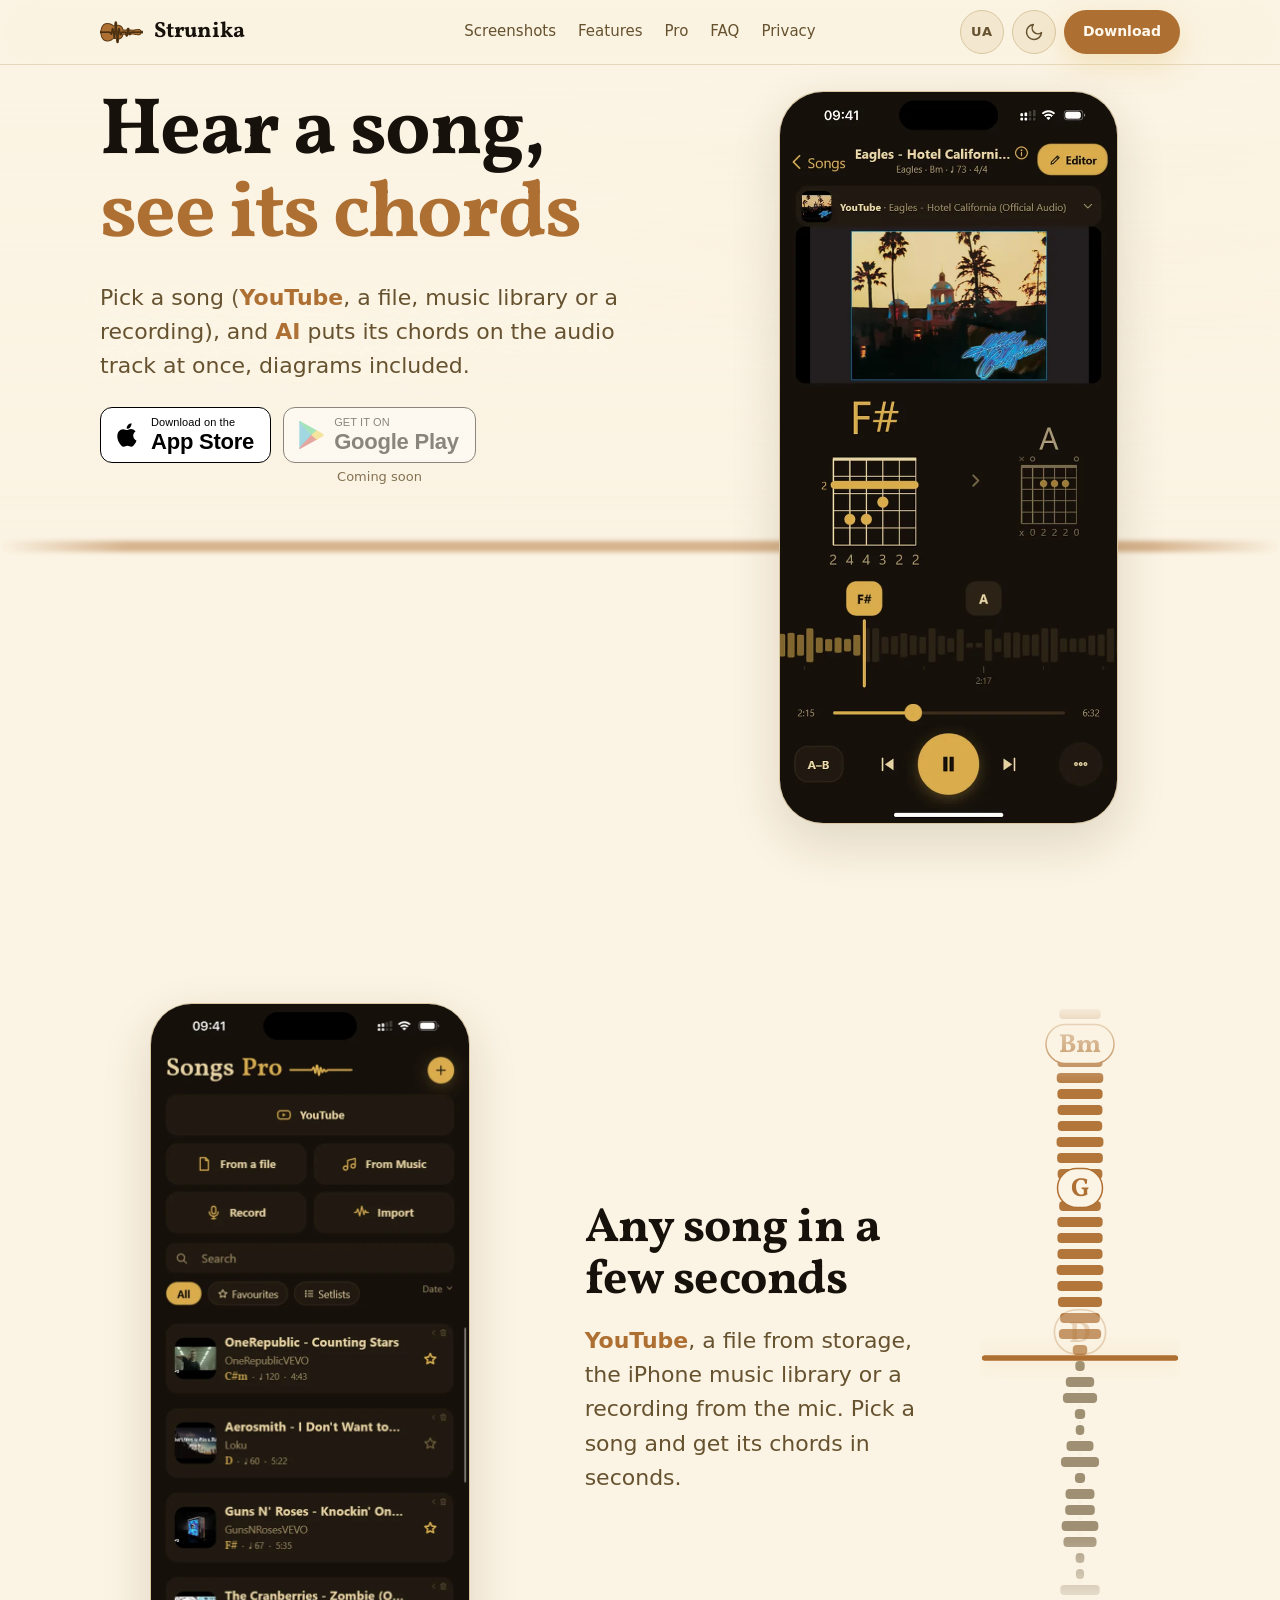
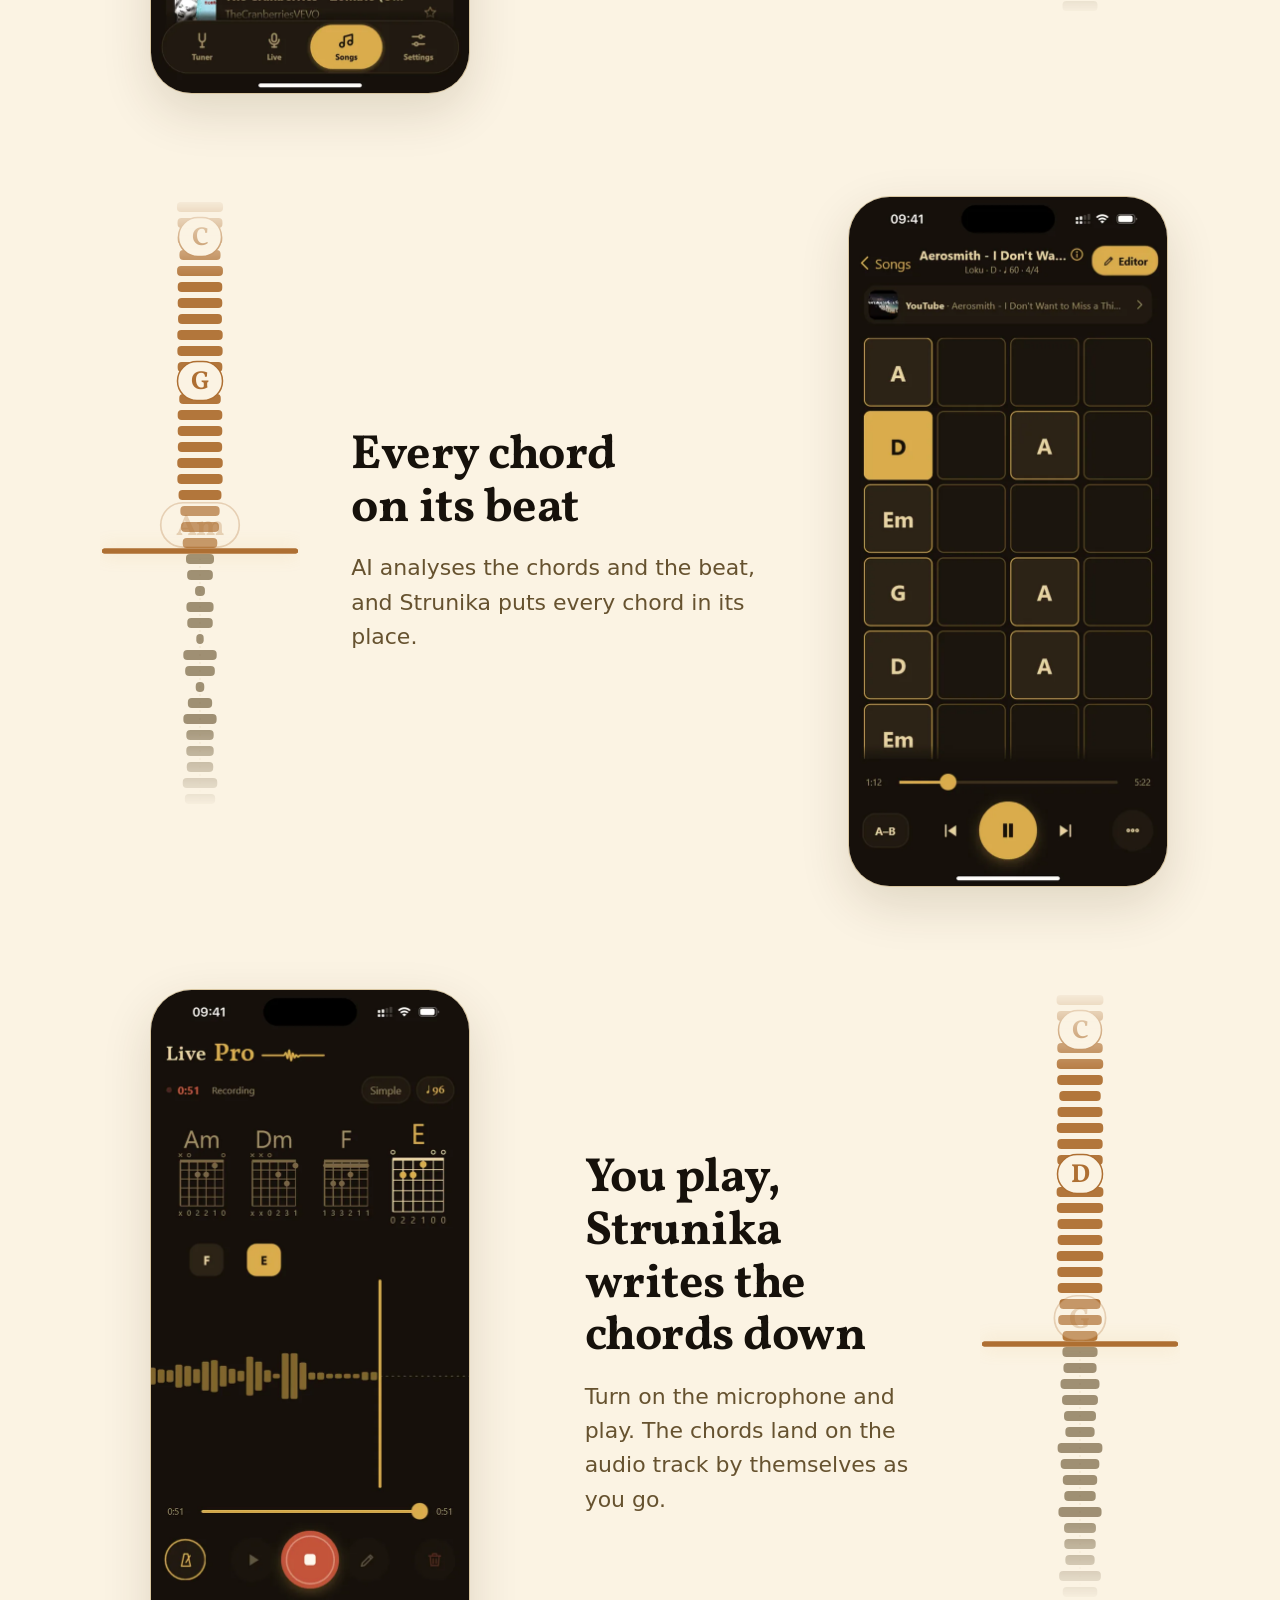
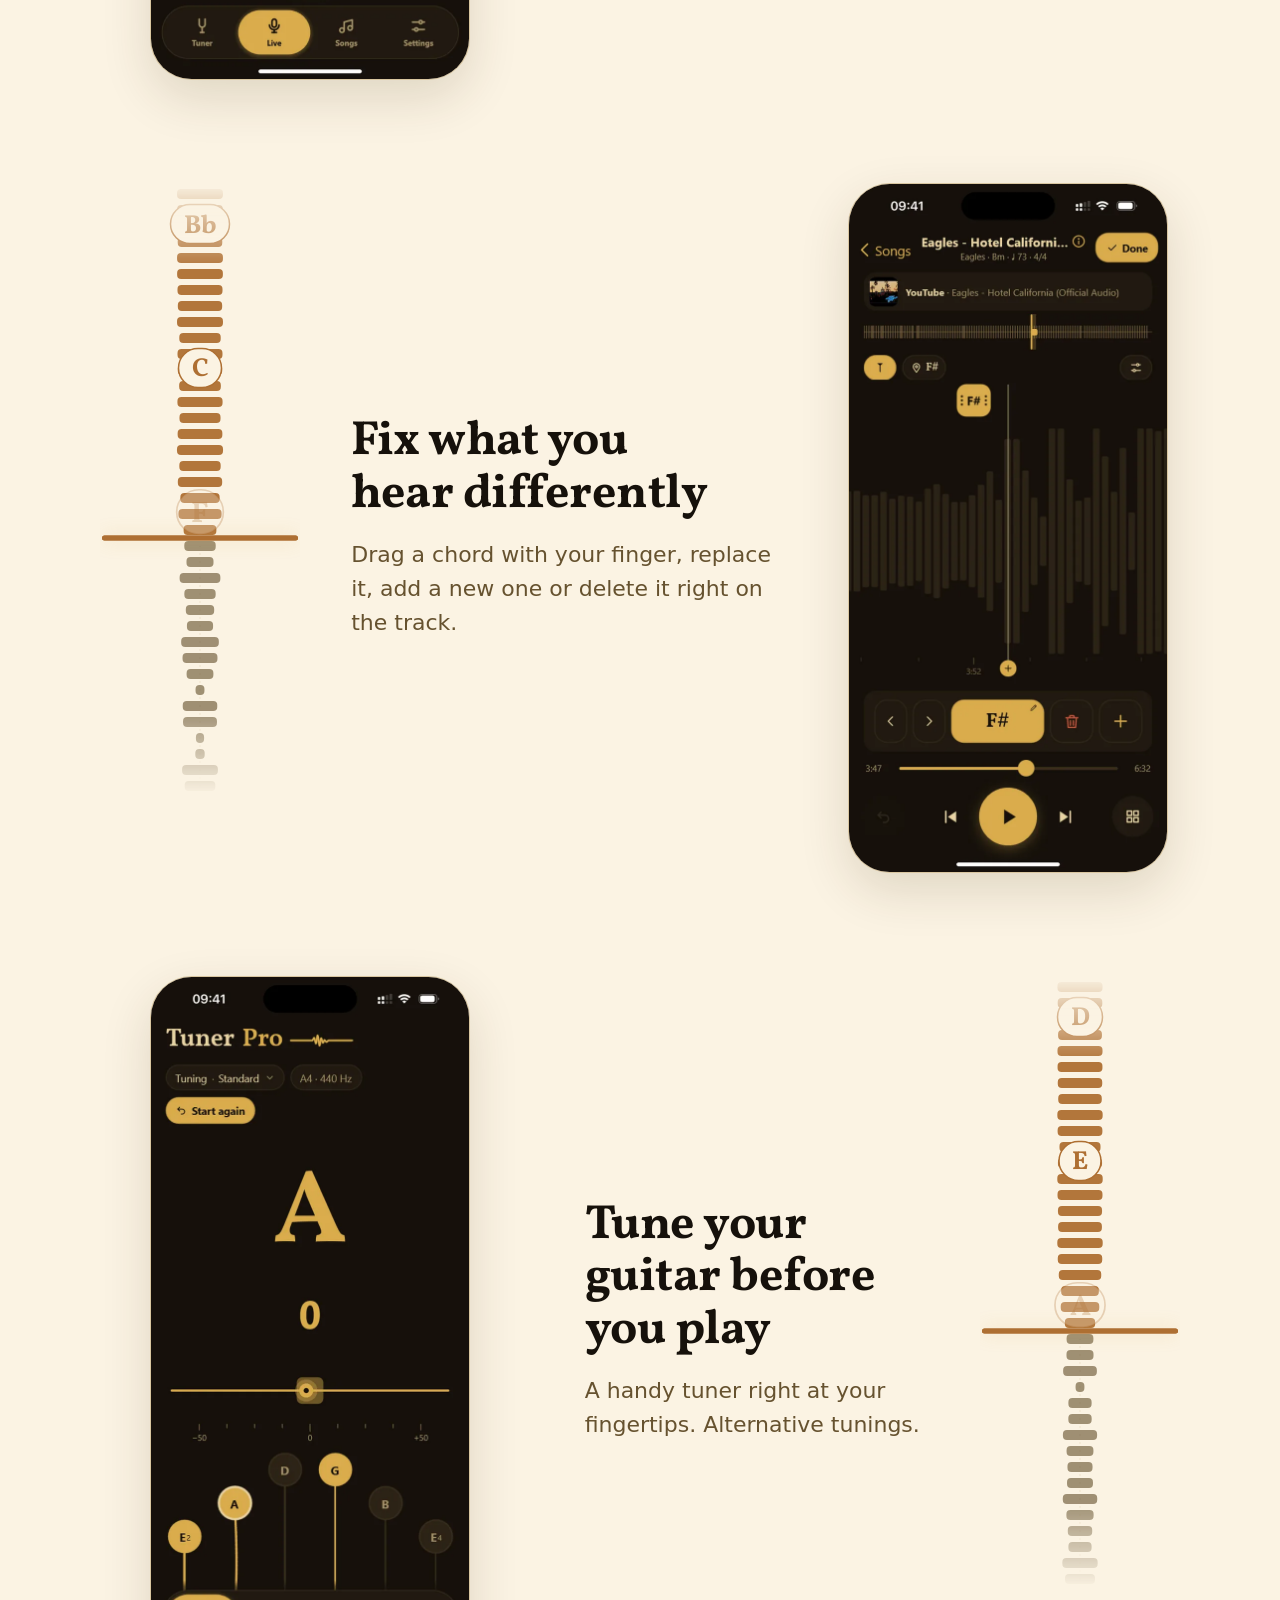
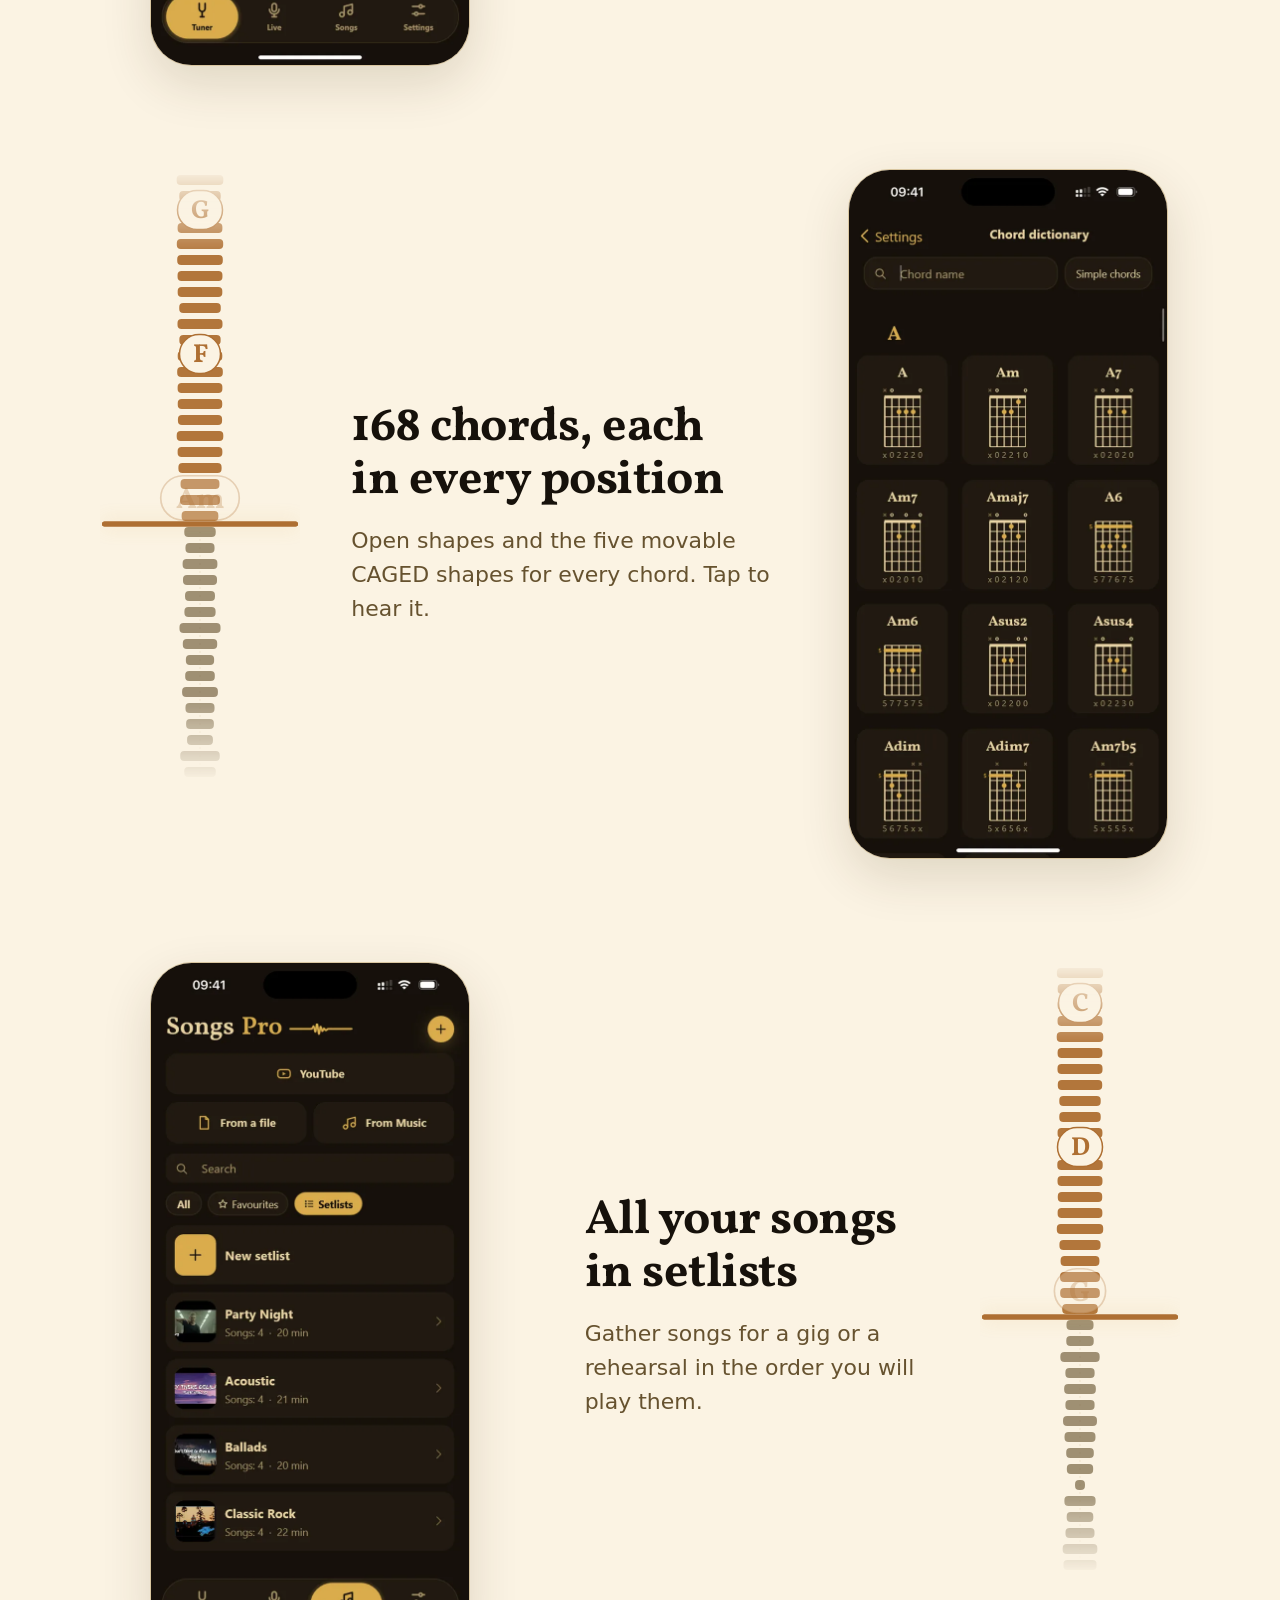
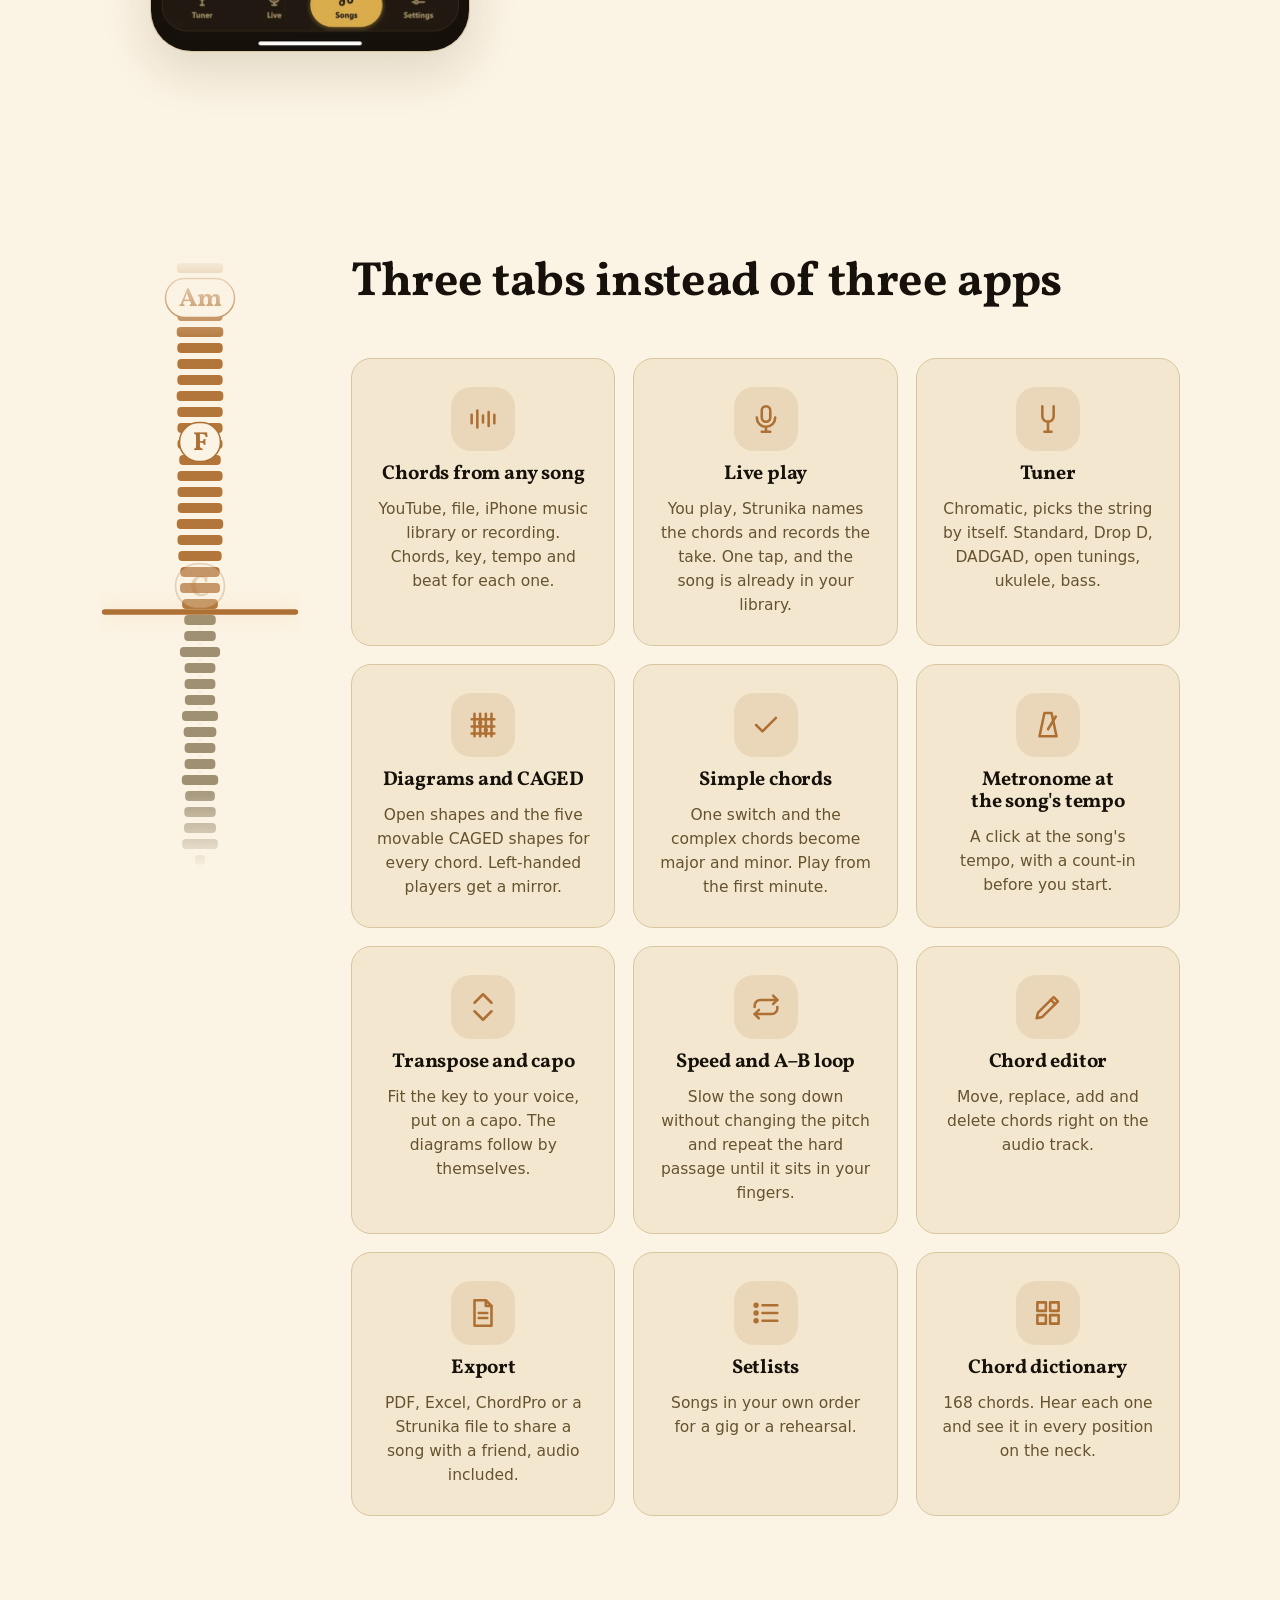
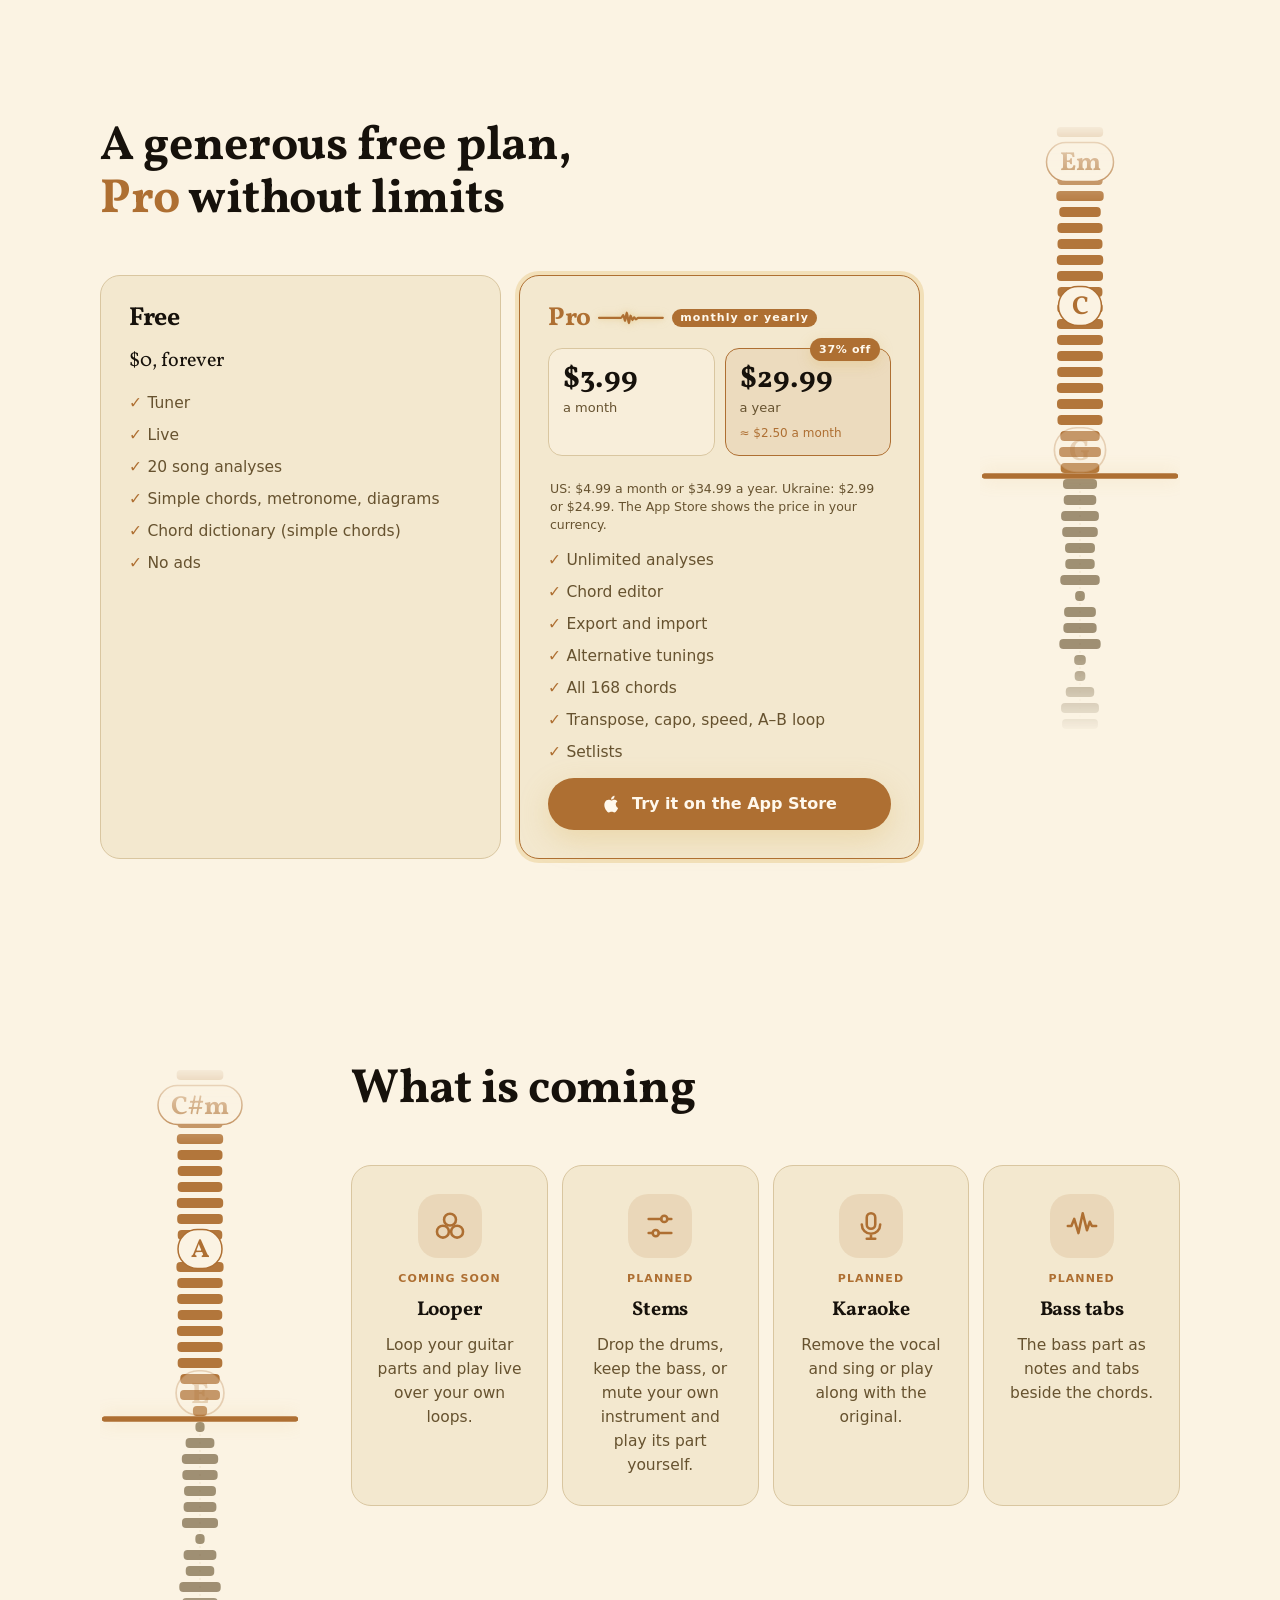
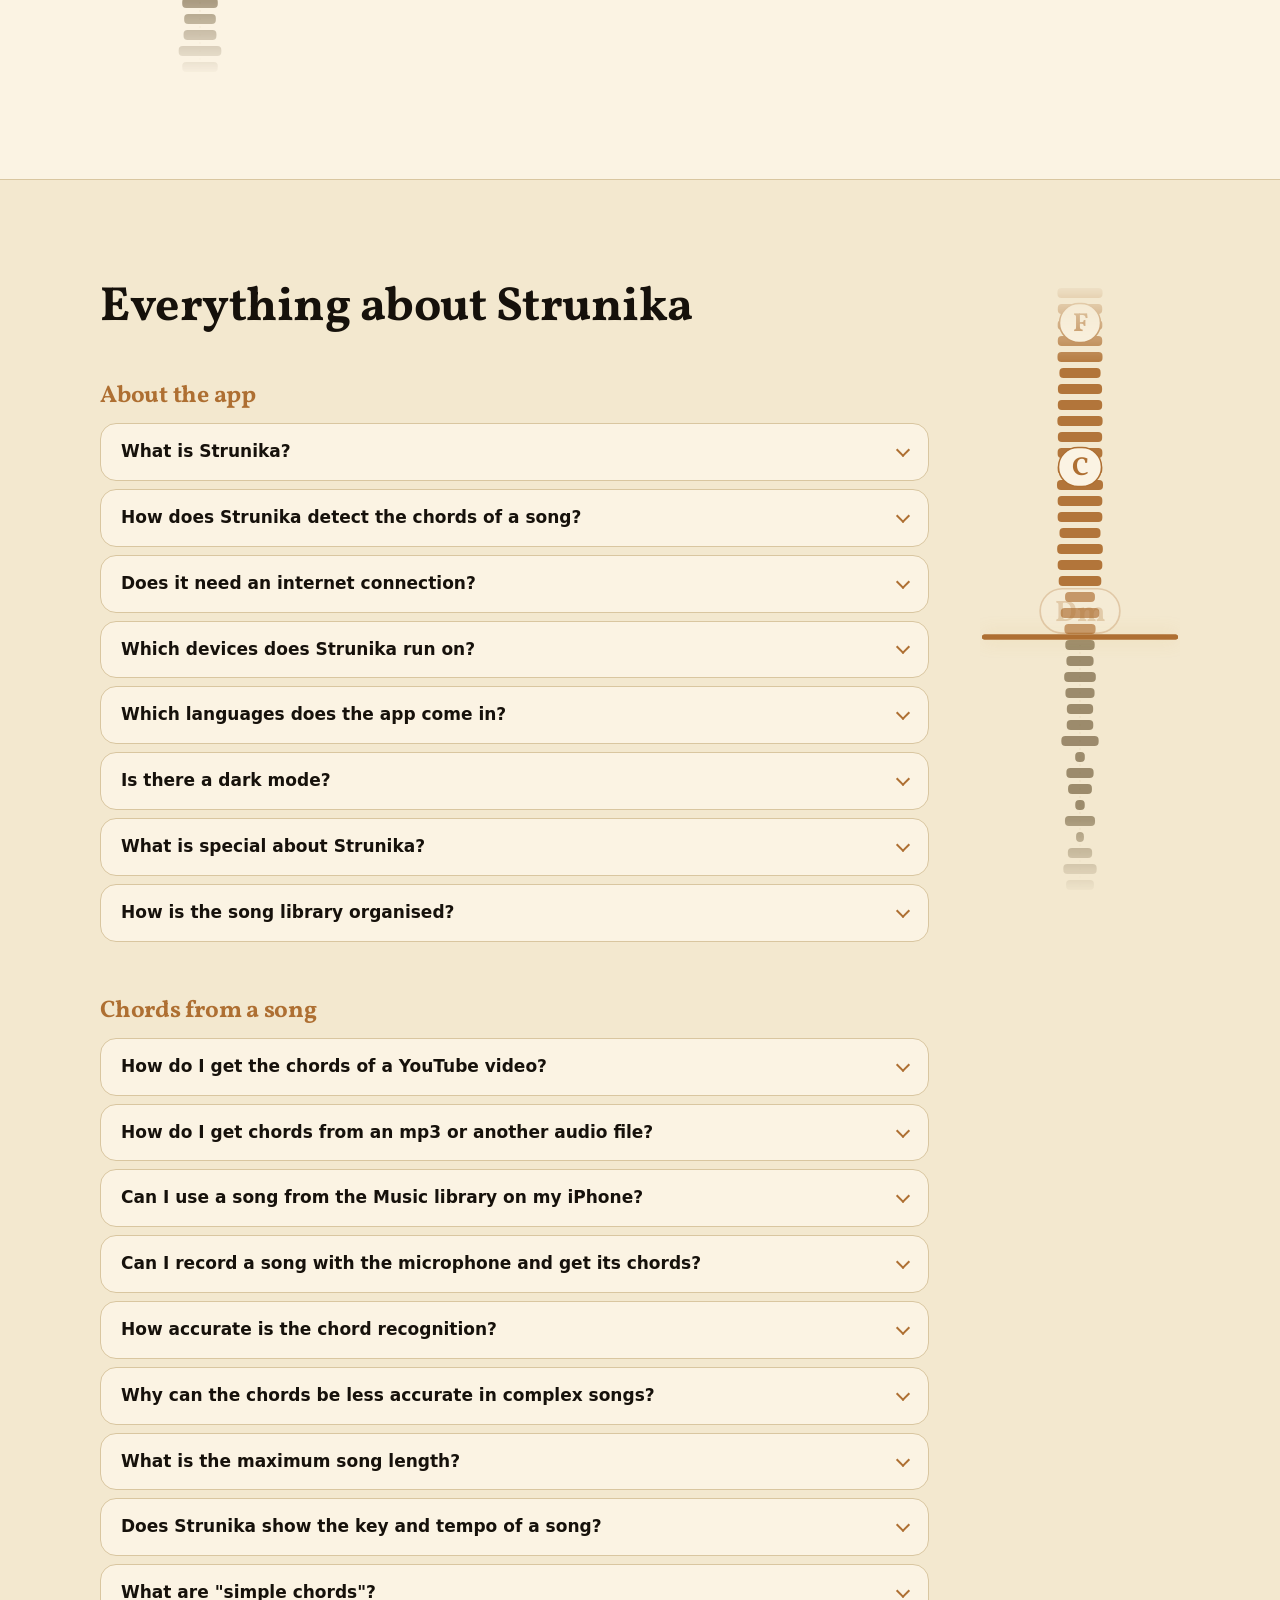
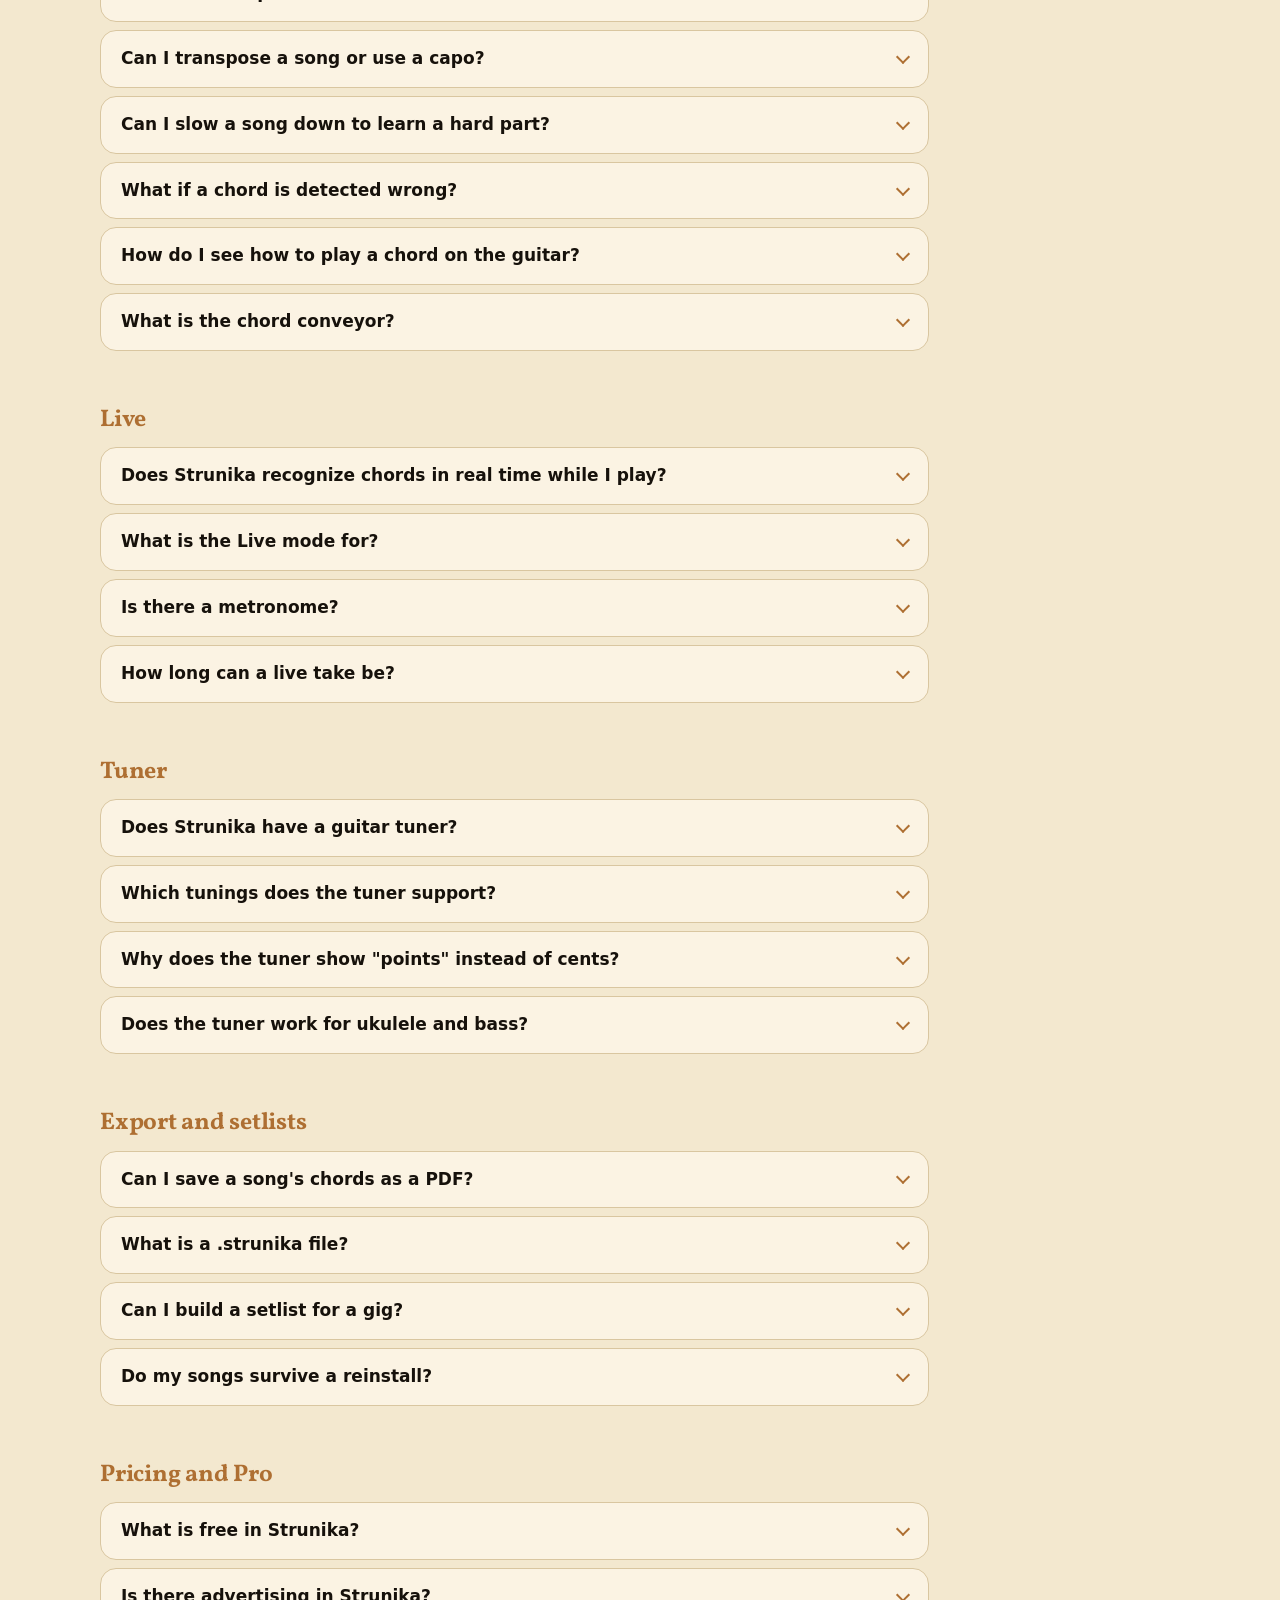
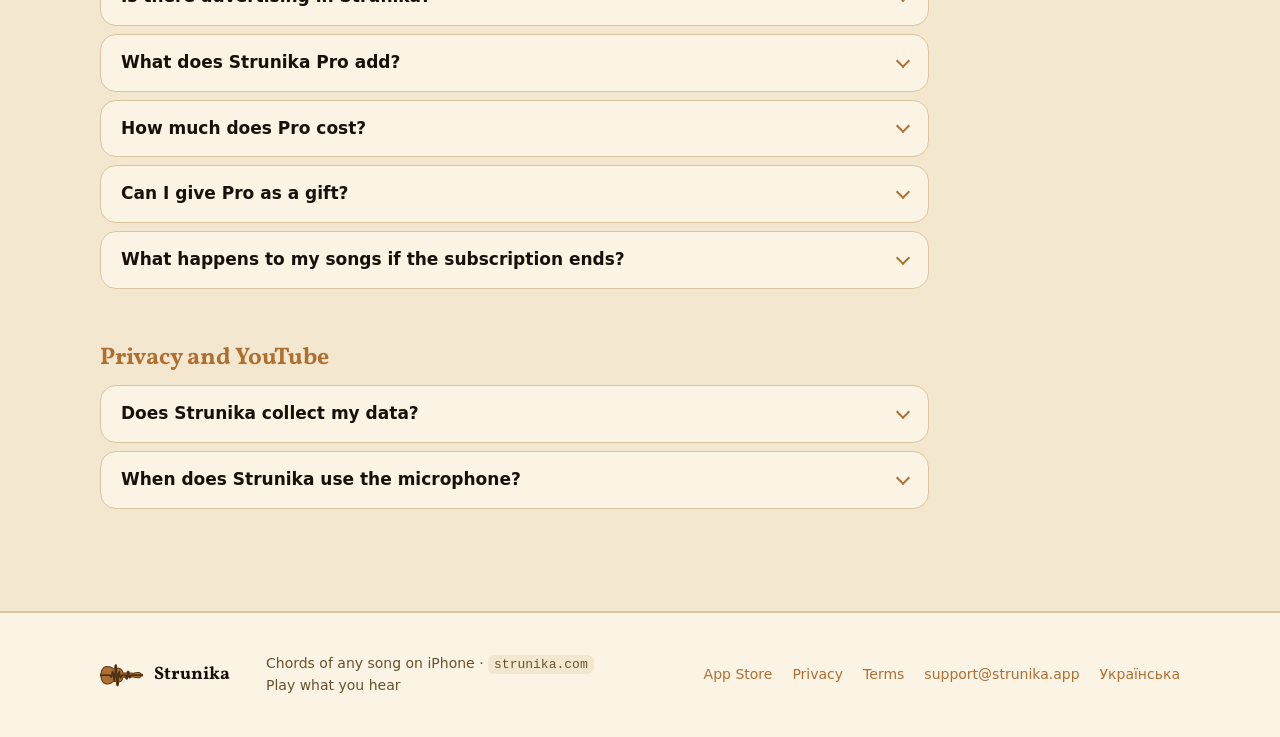
<file: en/index.html>
<!doctype html>
<html lang="en">
<head>
<meta charset="utf-8">
<title>Strunika</title>
<link rel="canonical" href="https://strunika.com/">
<meta name="robots" content="noindex">
<meta http-equiv="refresh" content="0; url=/">
<script>location.replace('/' + location.search + location.hash);</script>
</head>
<body><a href="/">strunika.com</a></body>
</html>
</file>
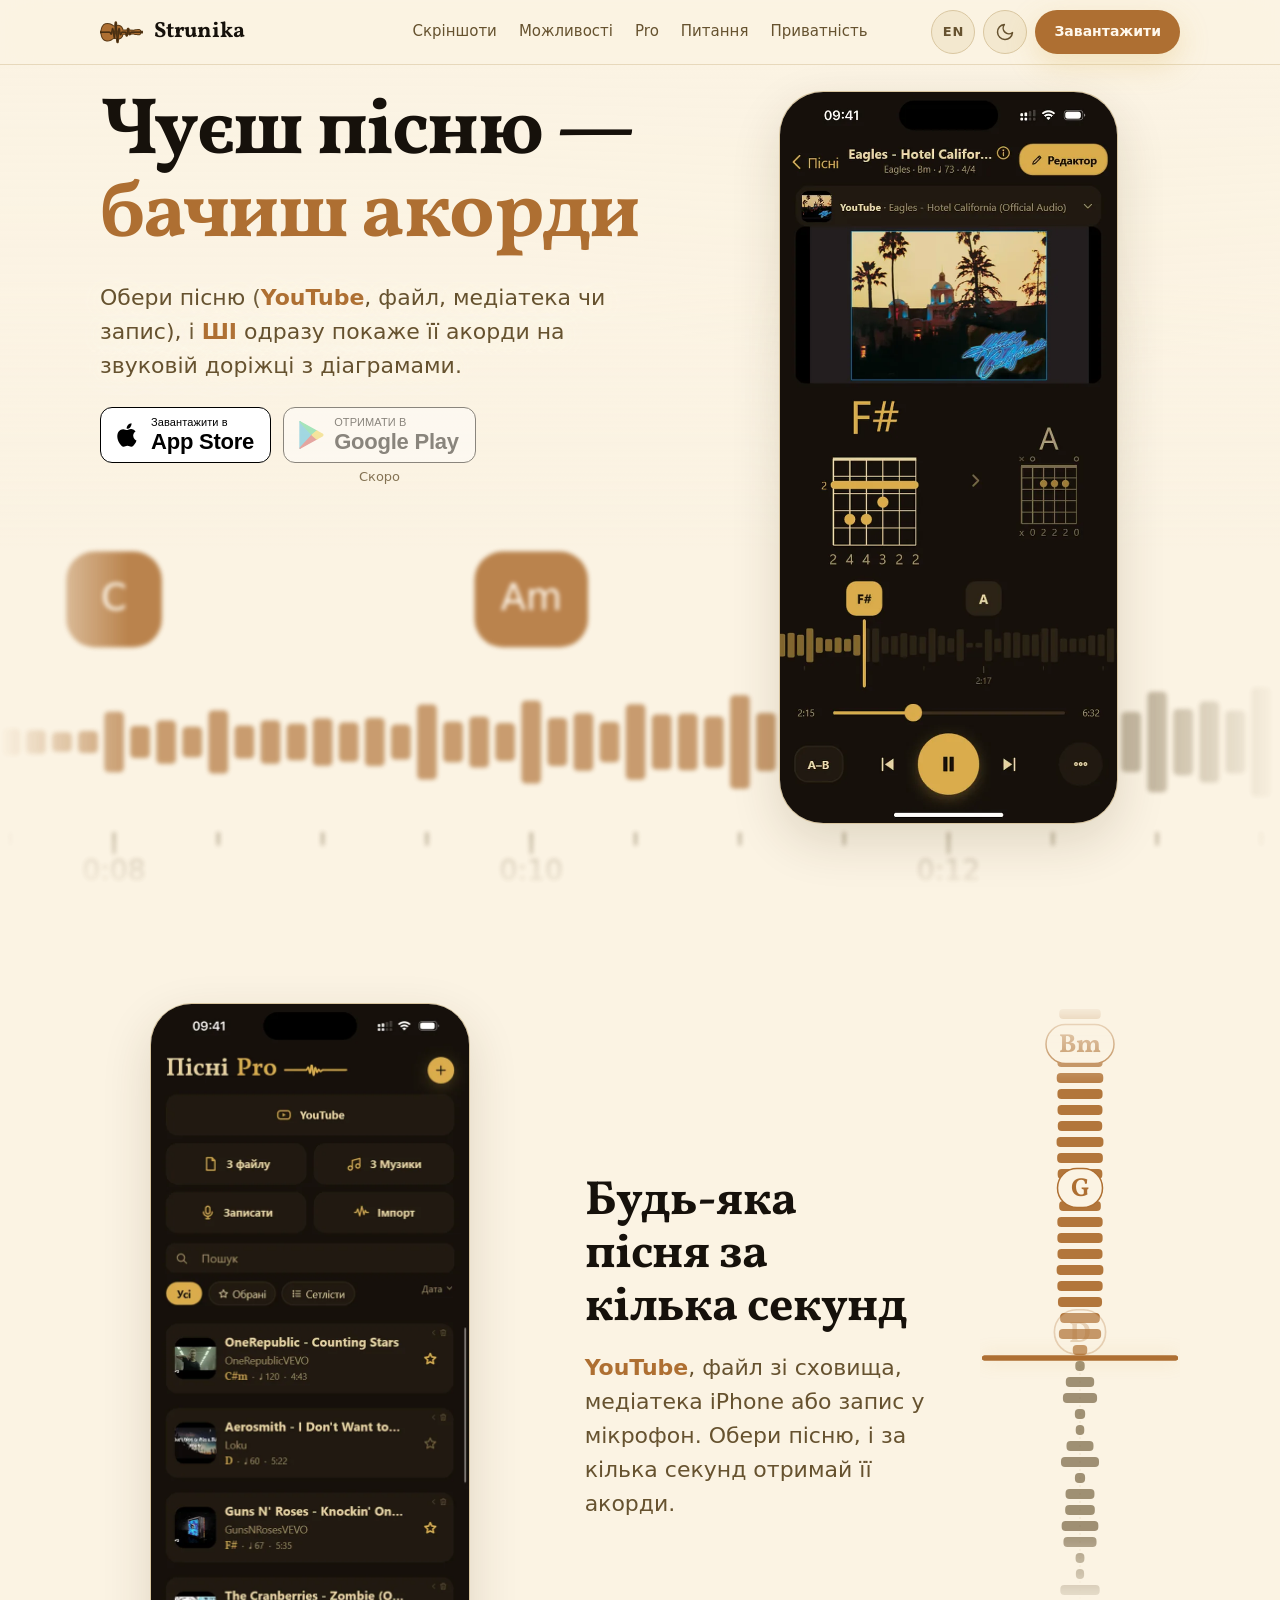
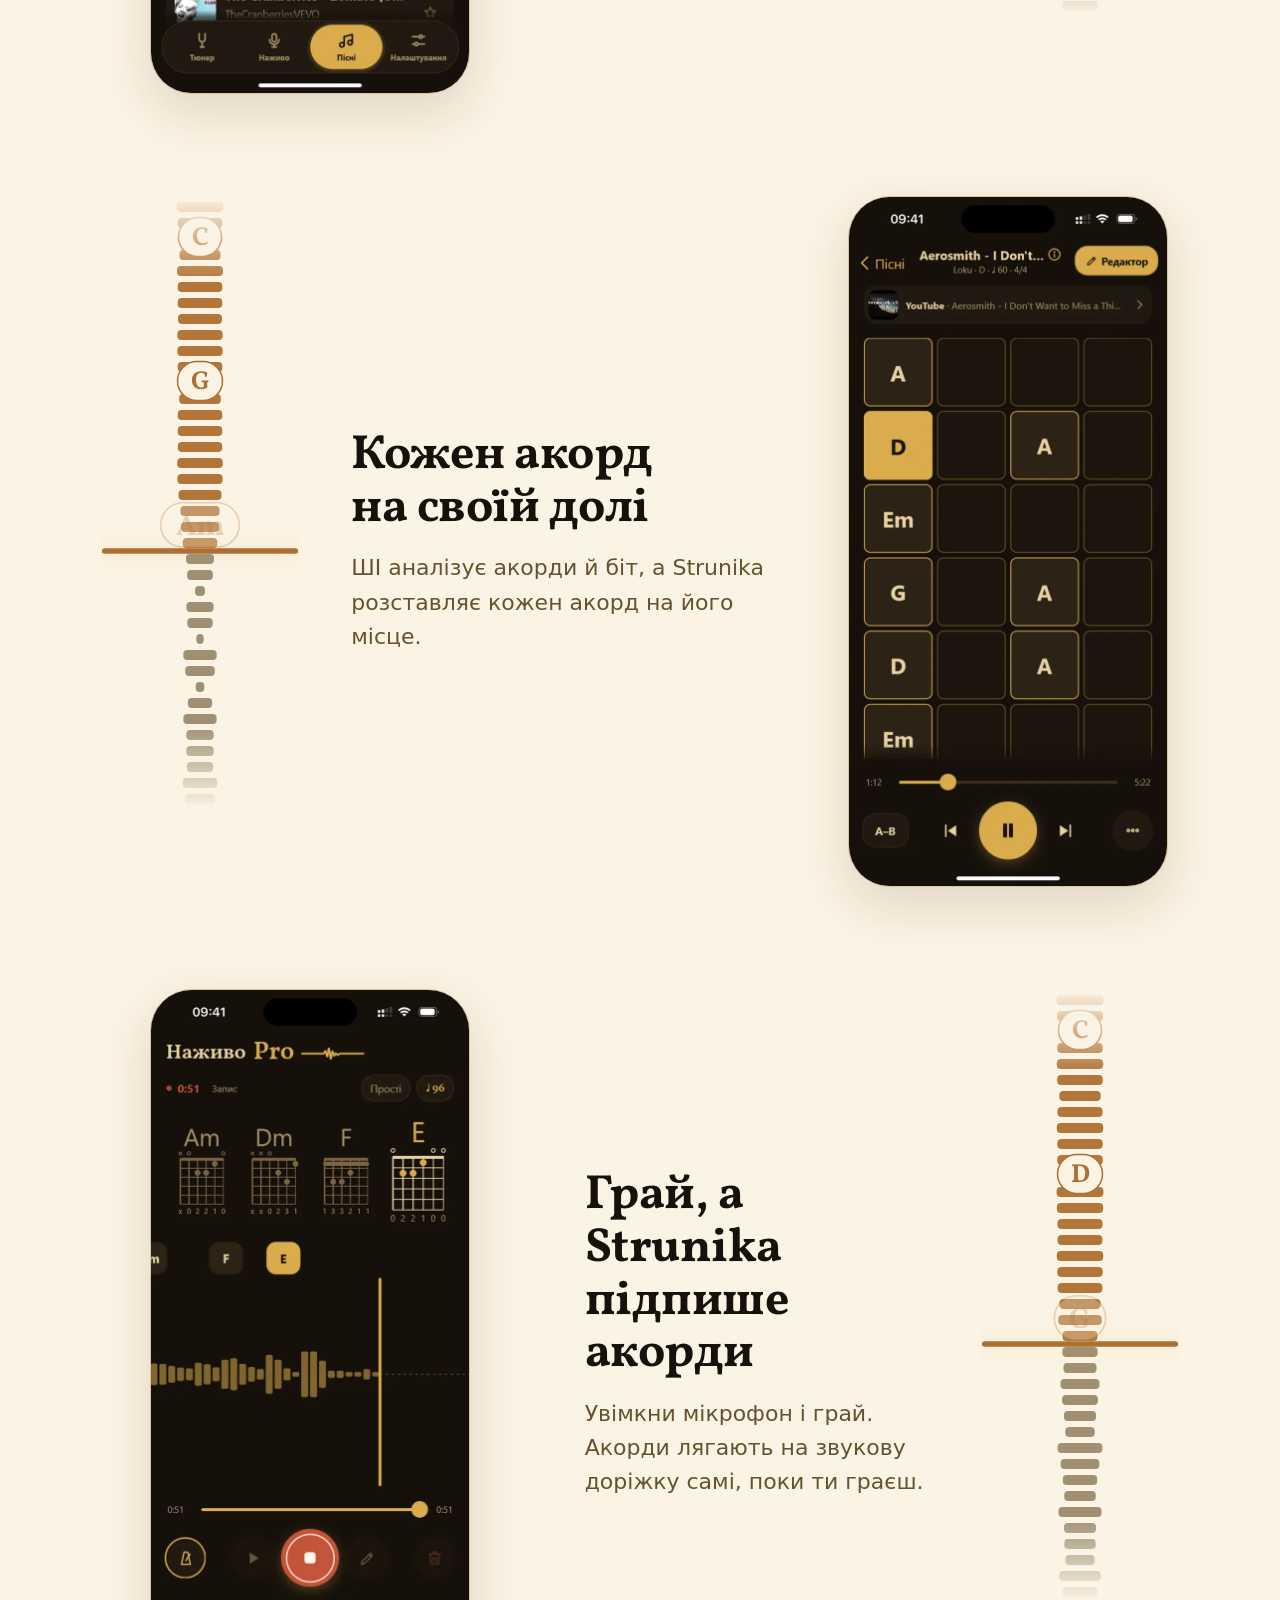
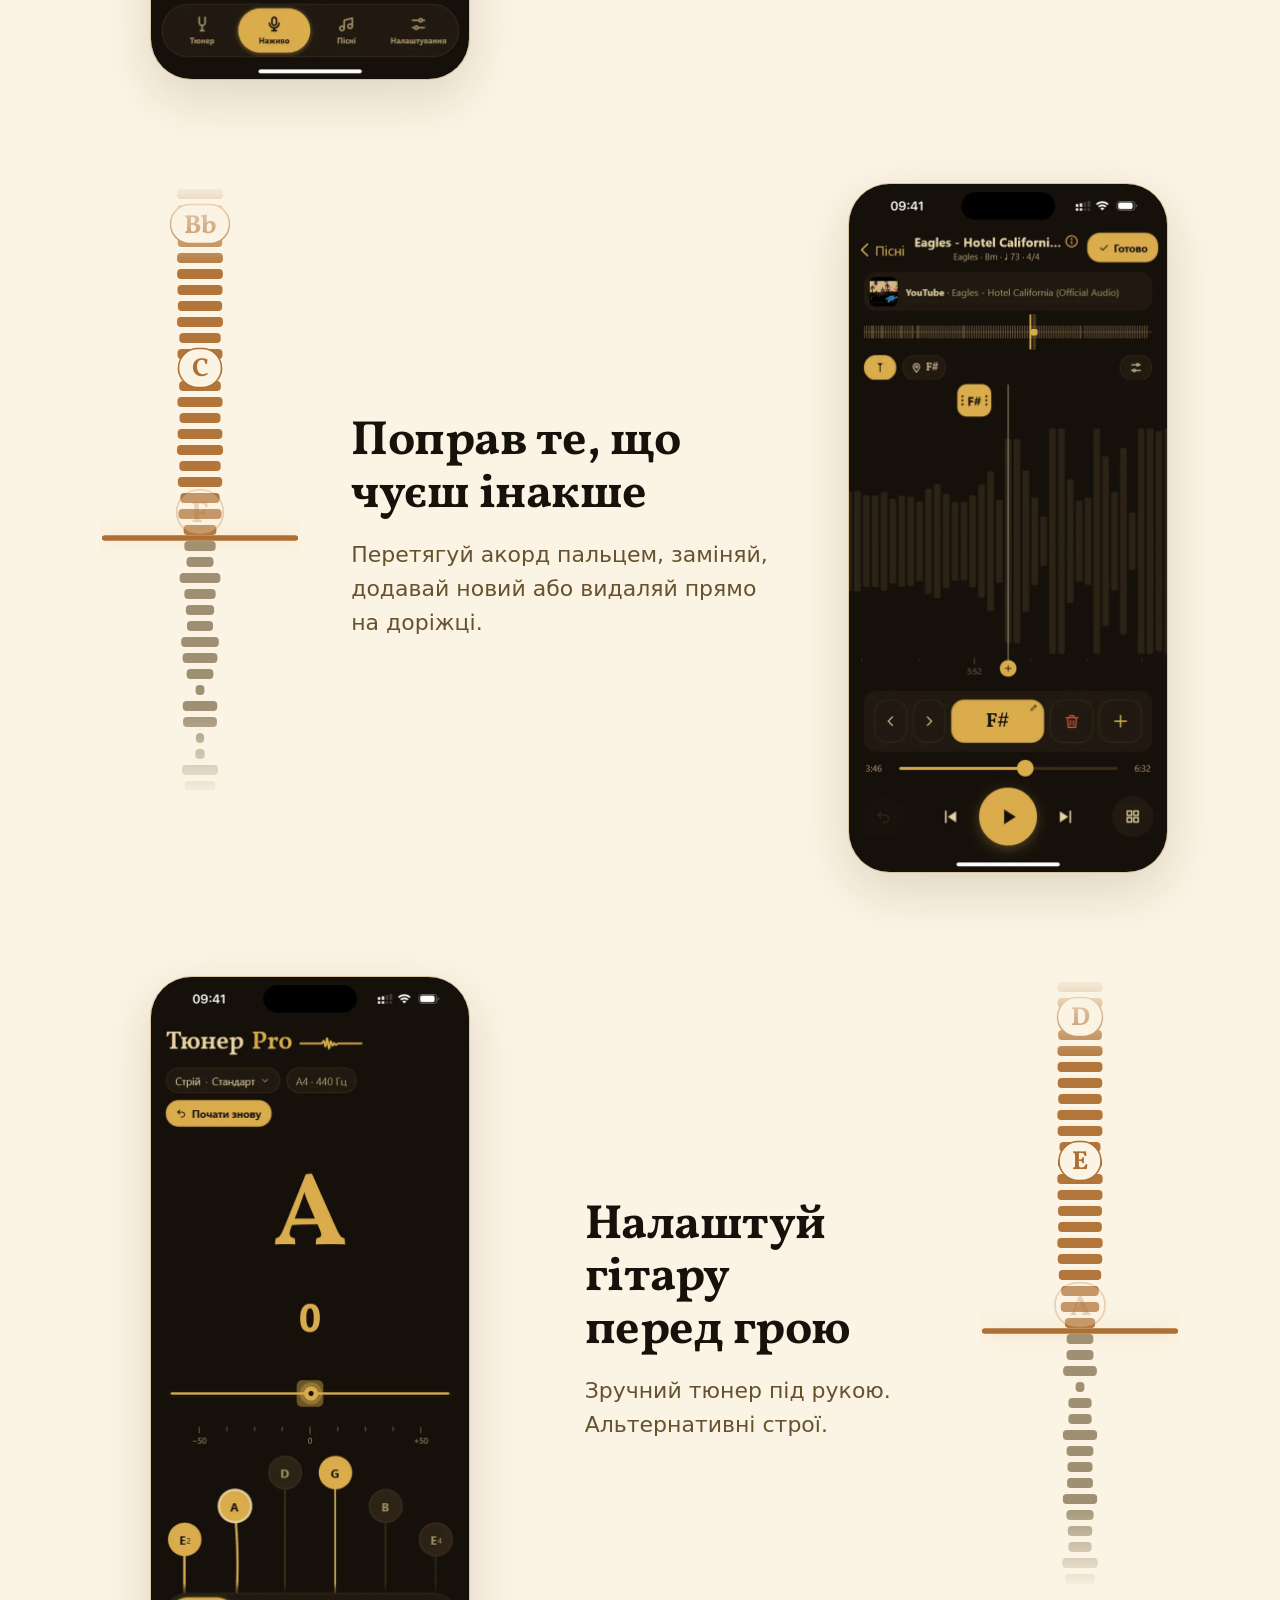
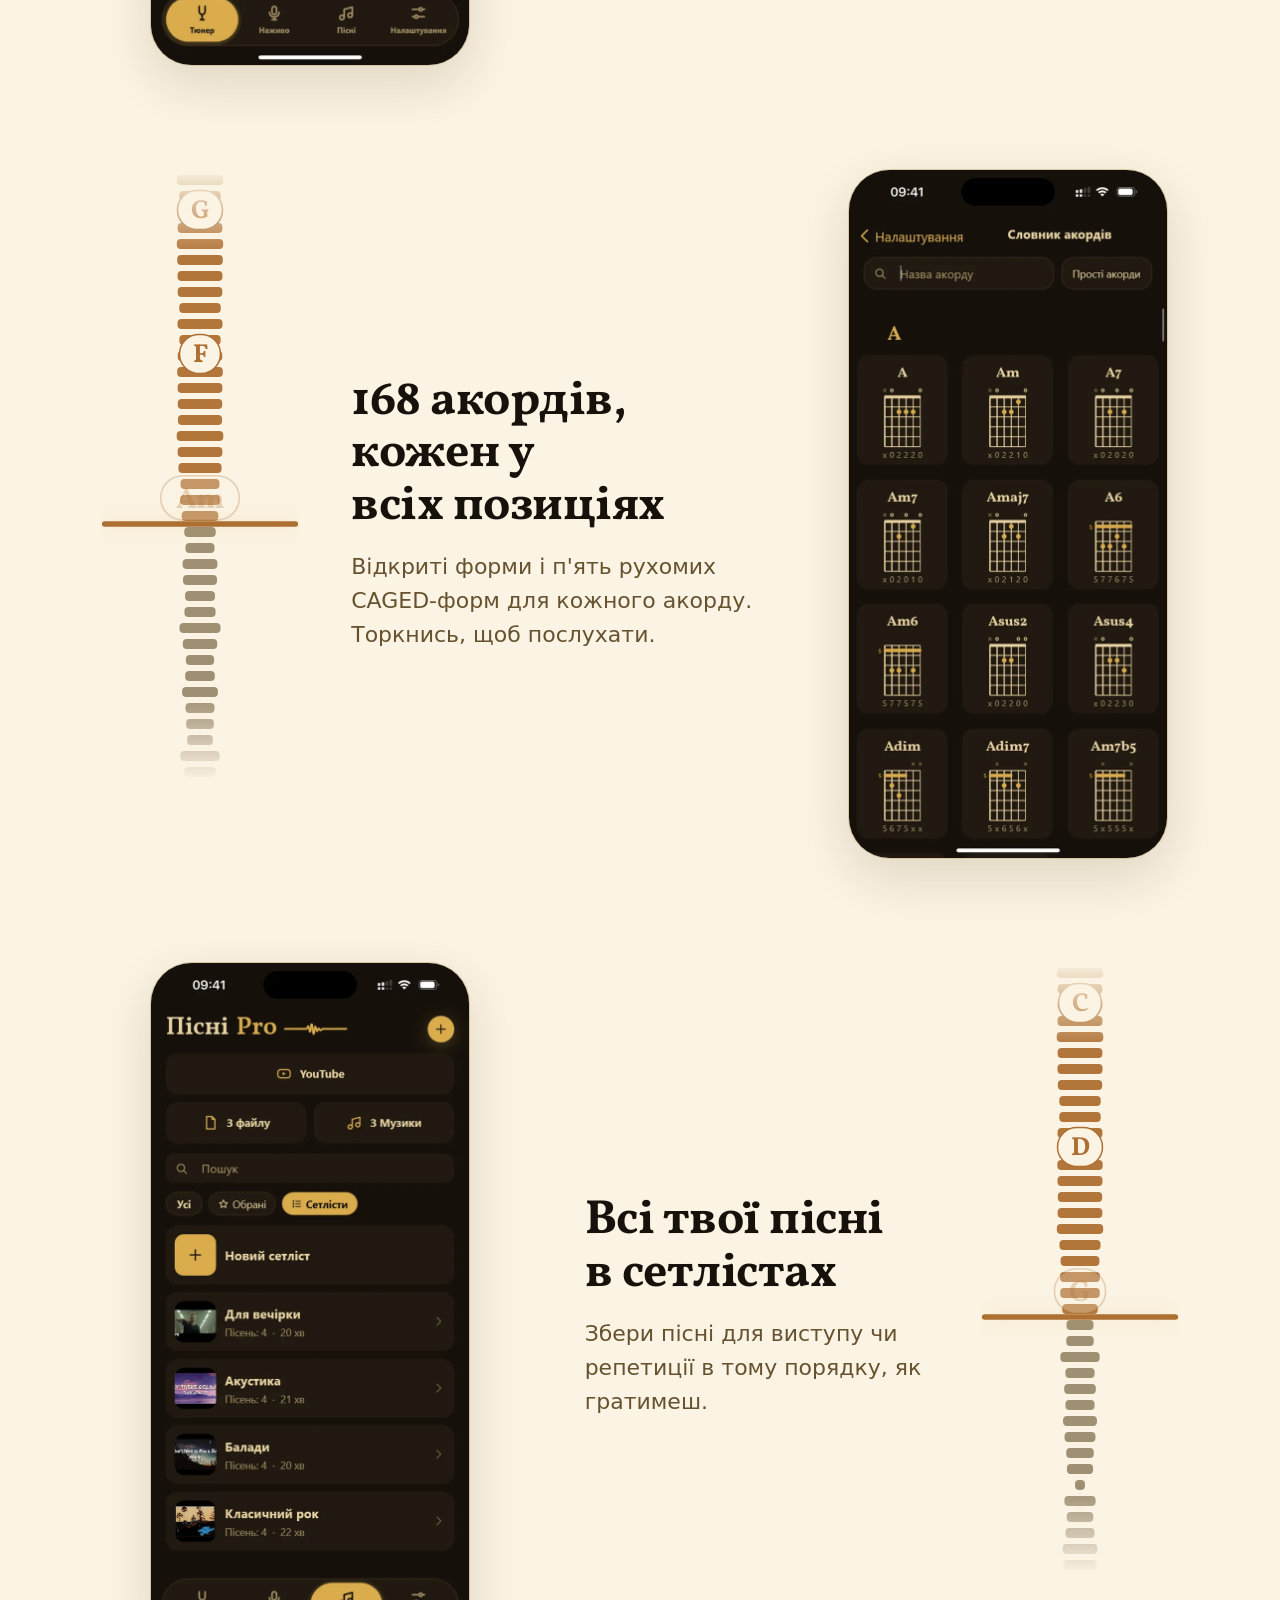
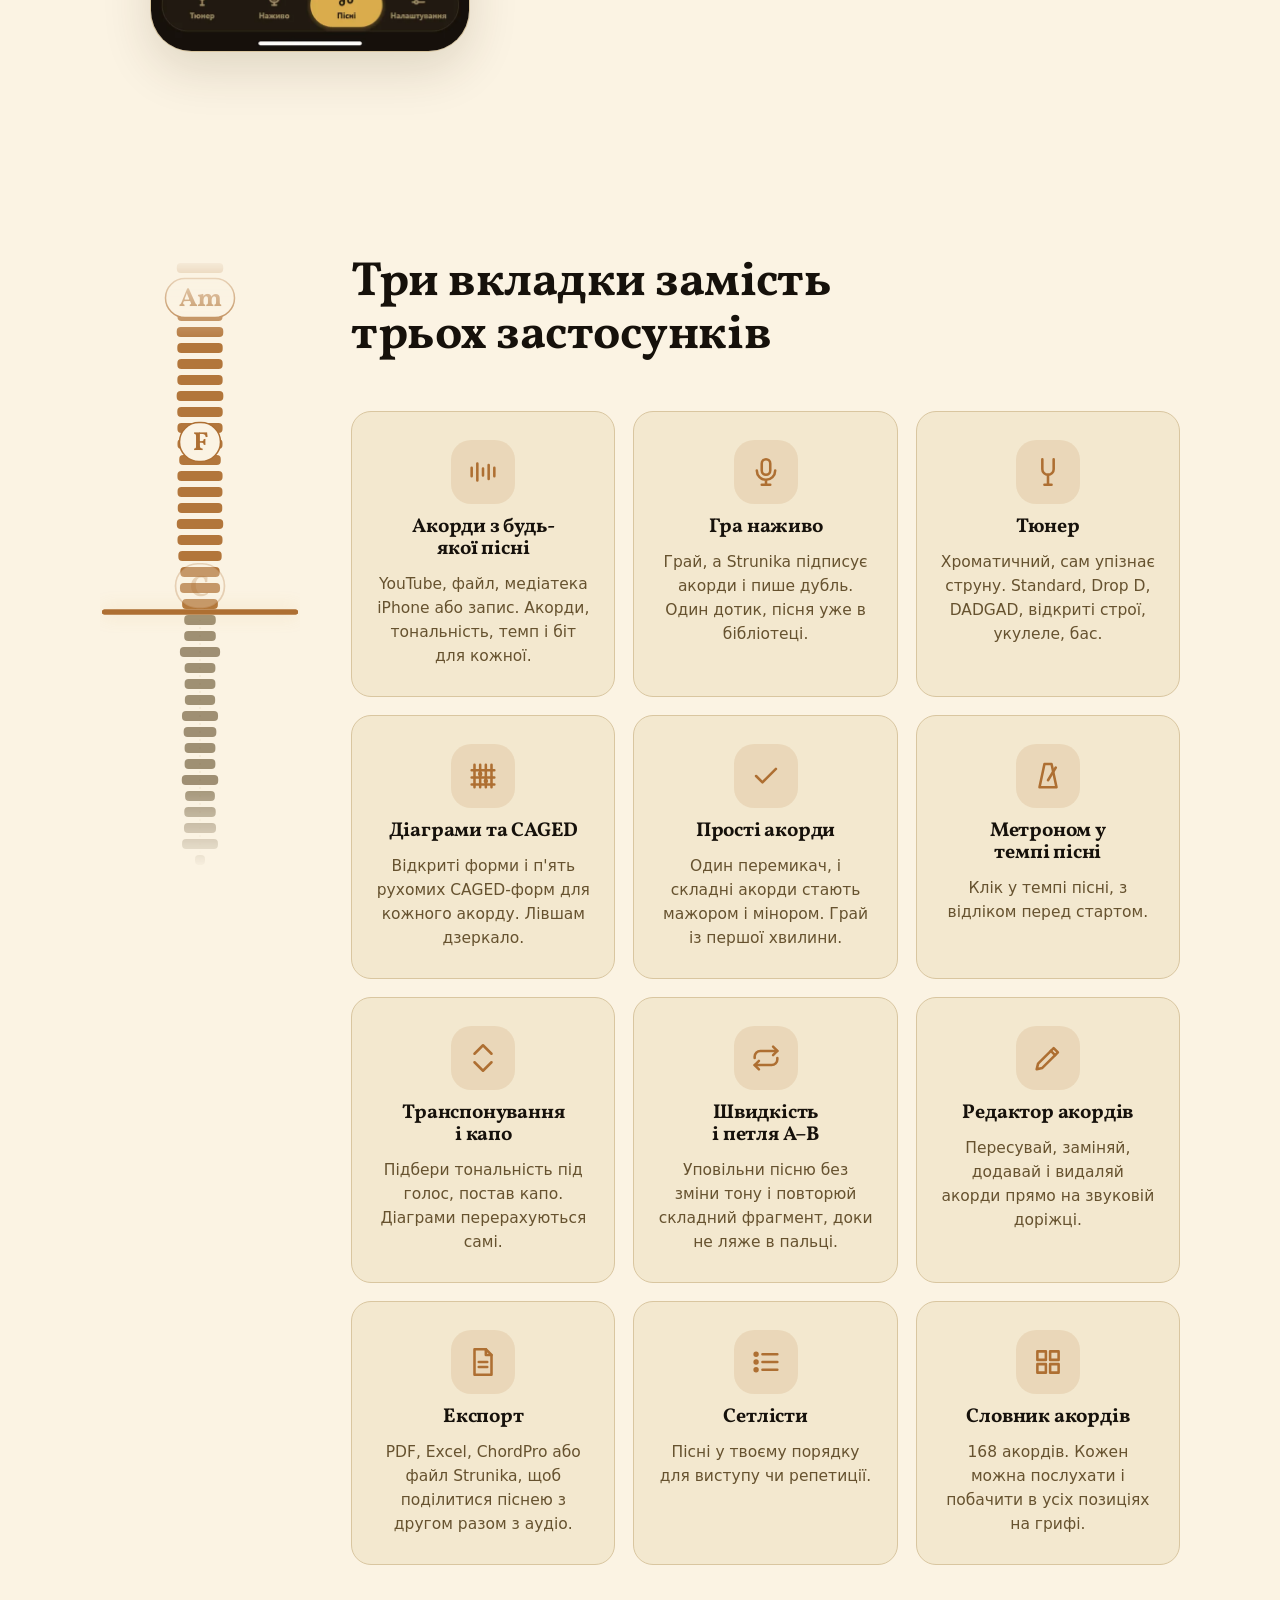
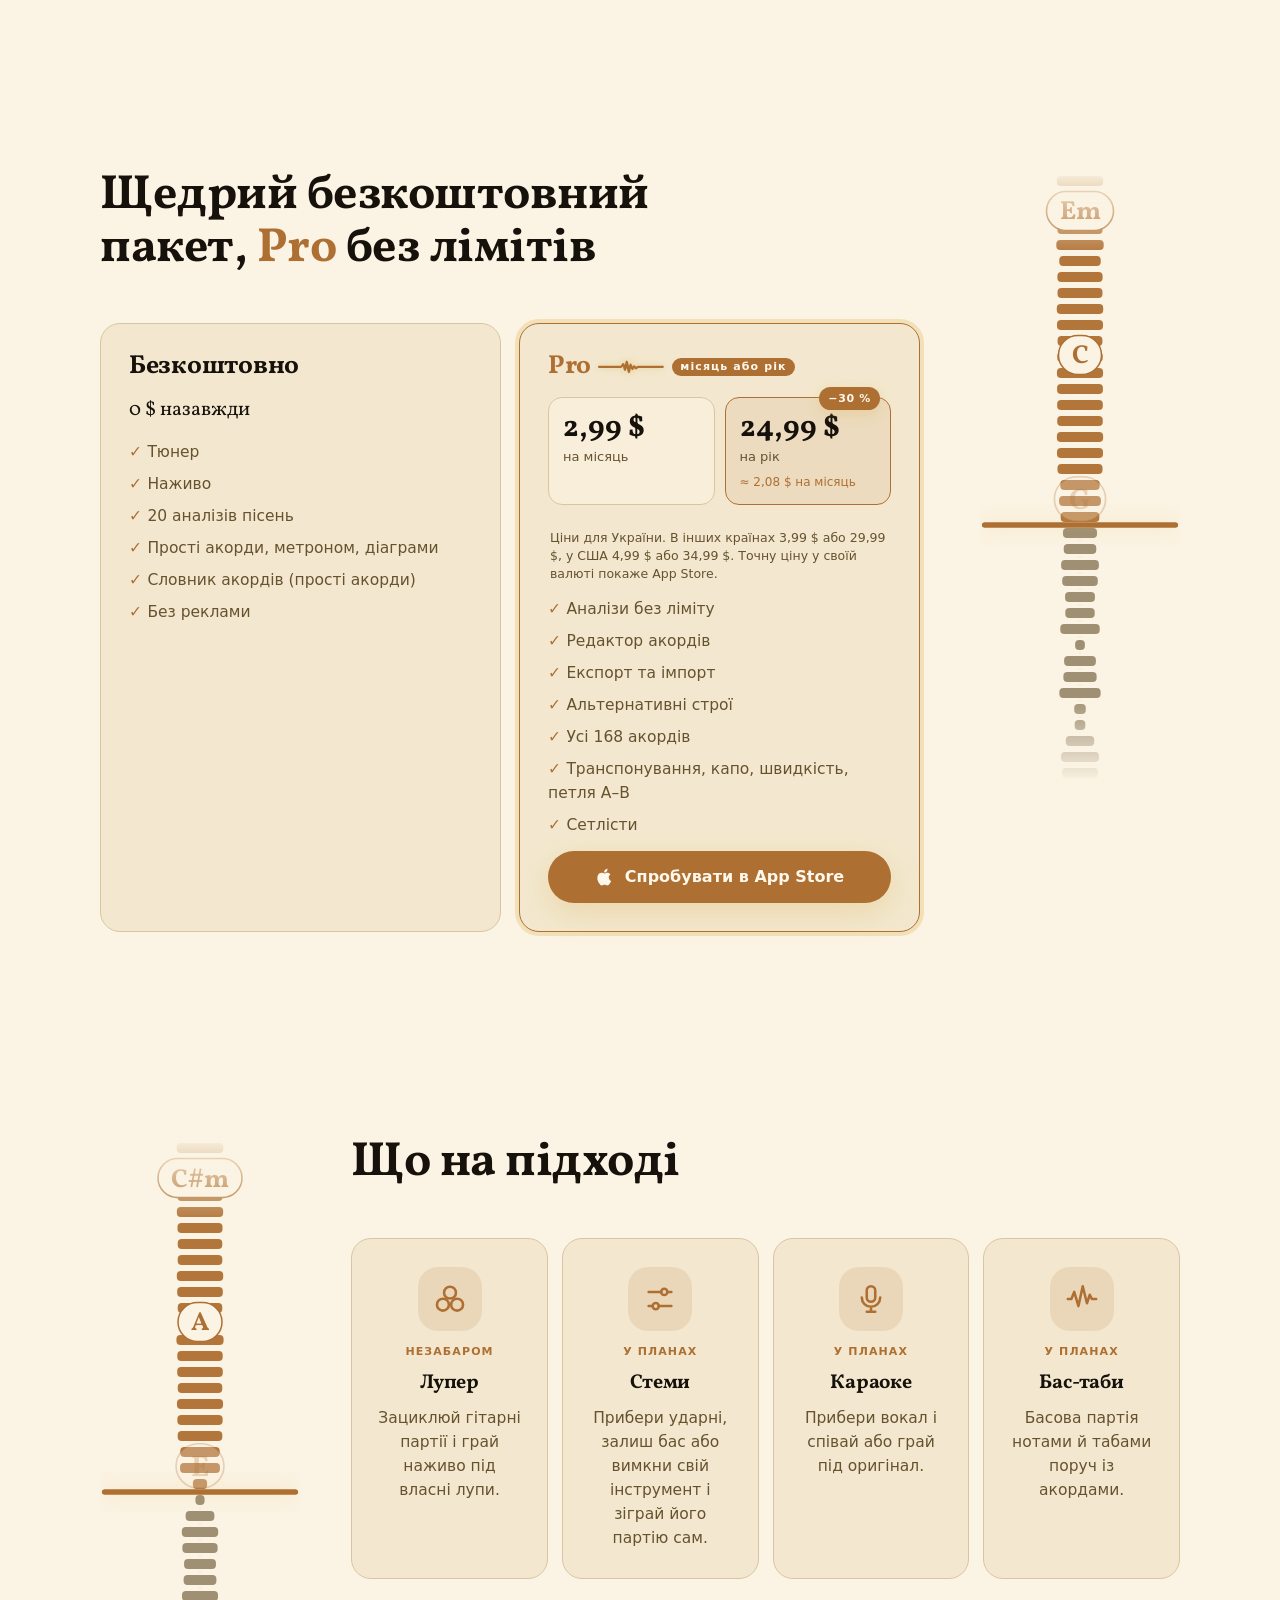
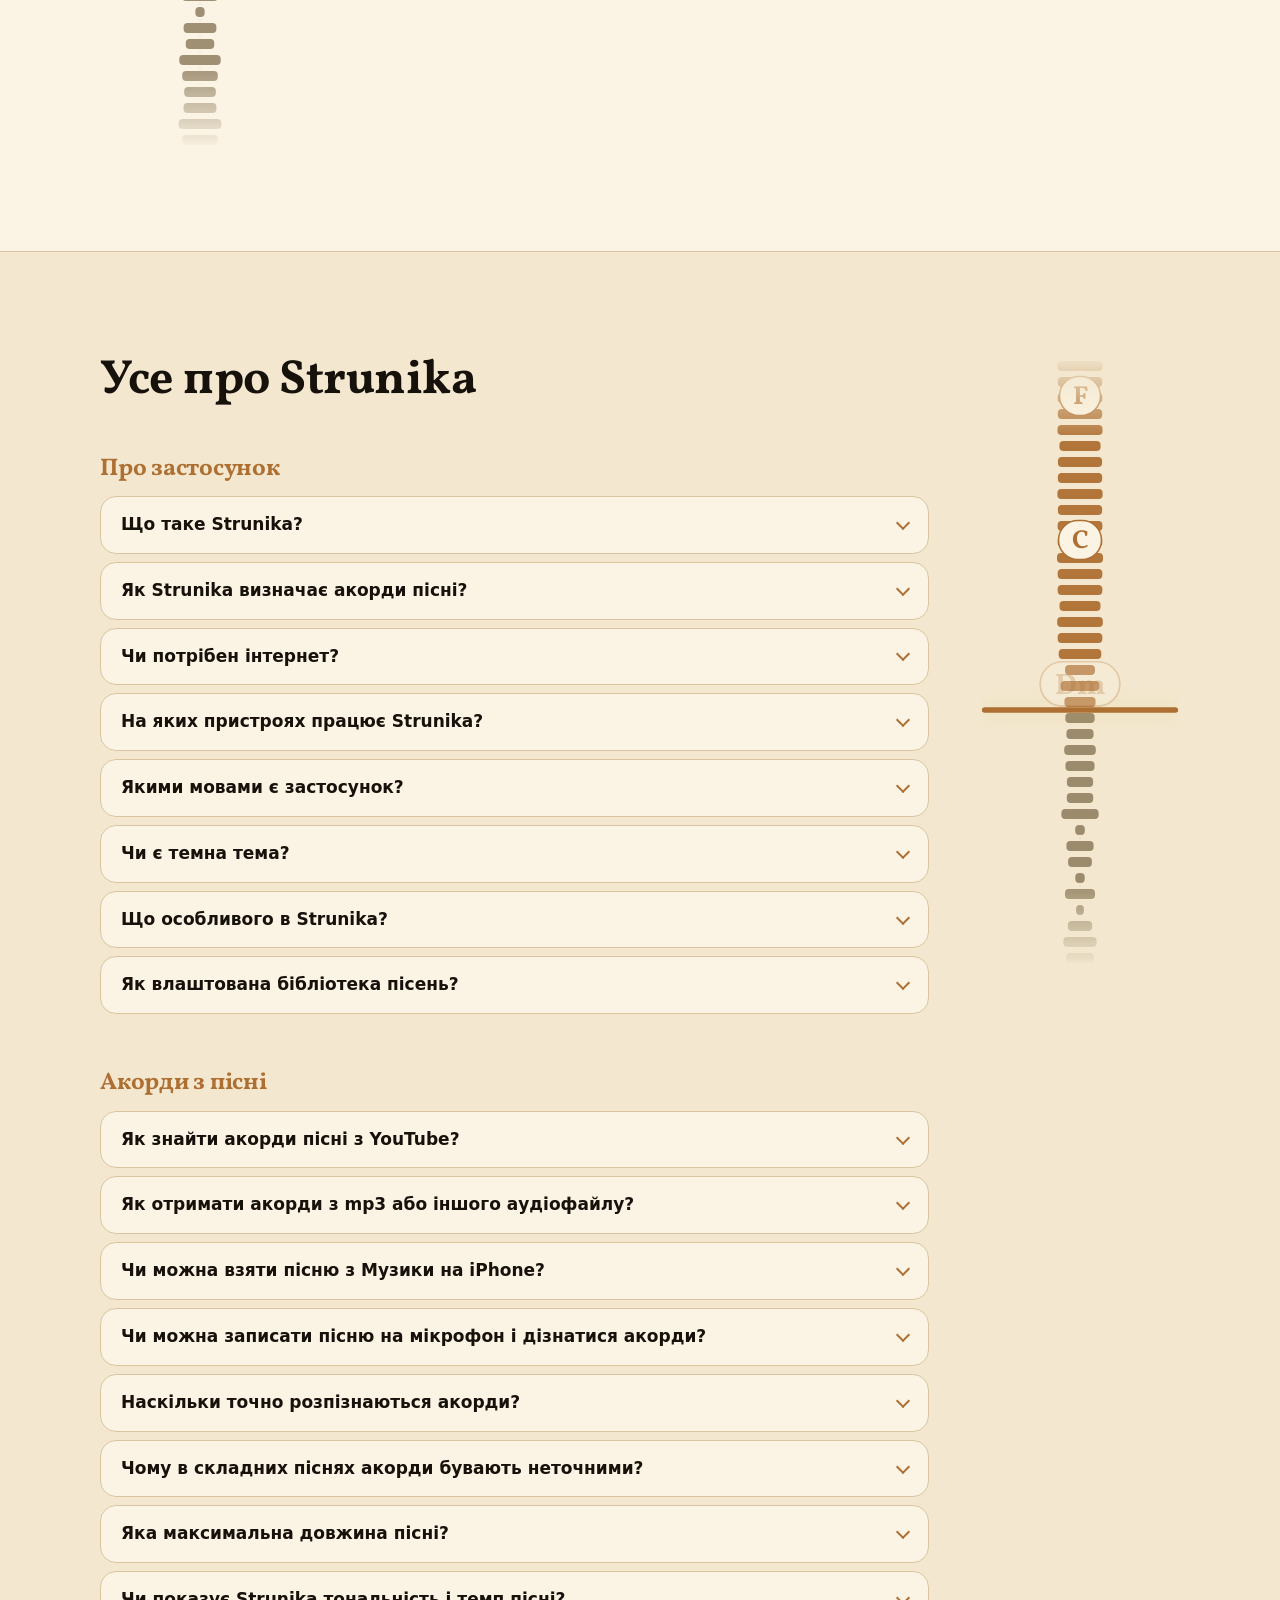
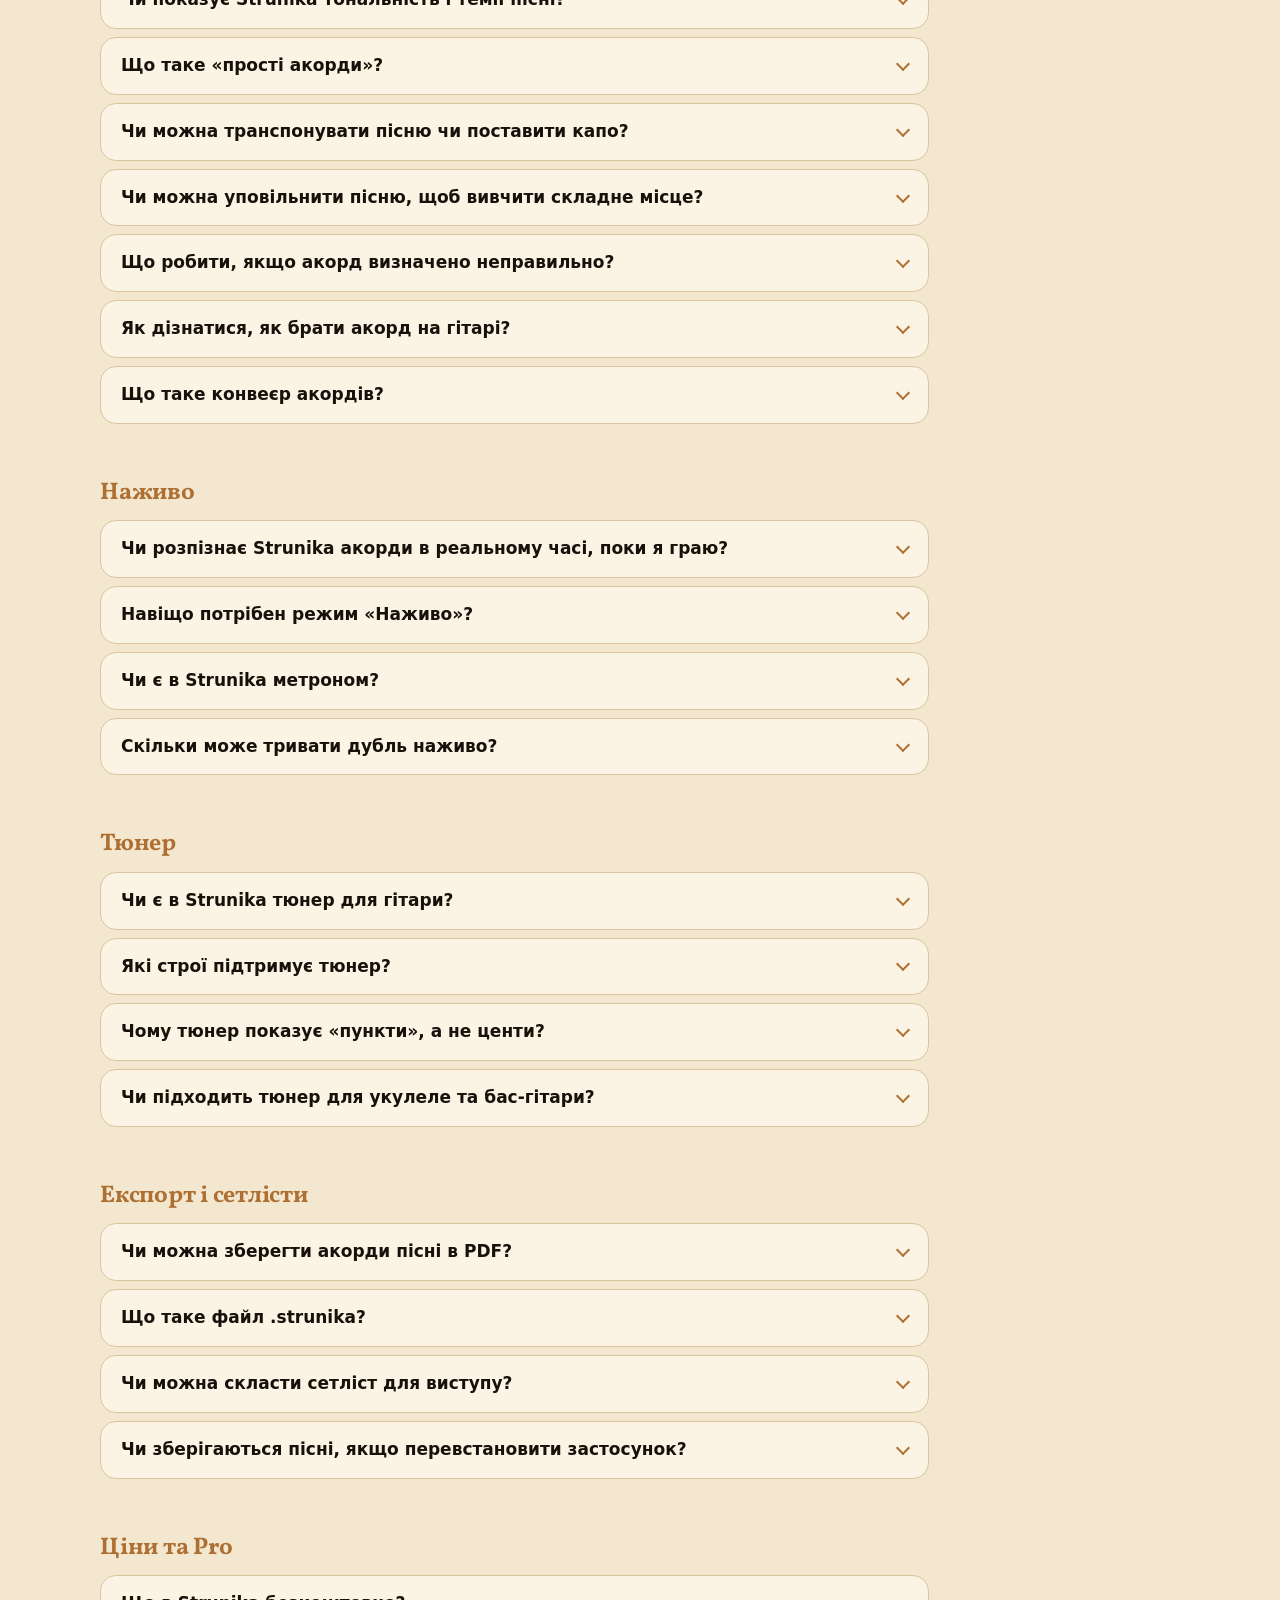
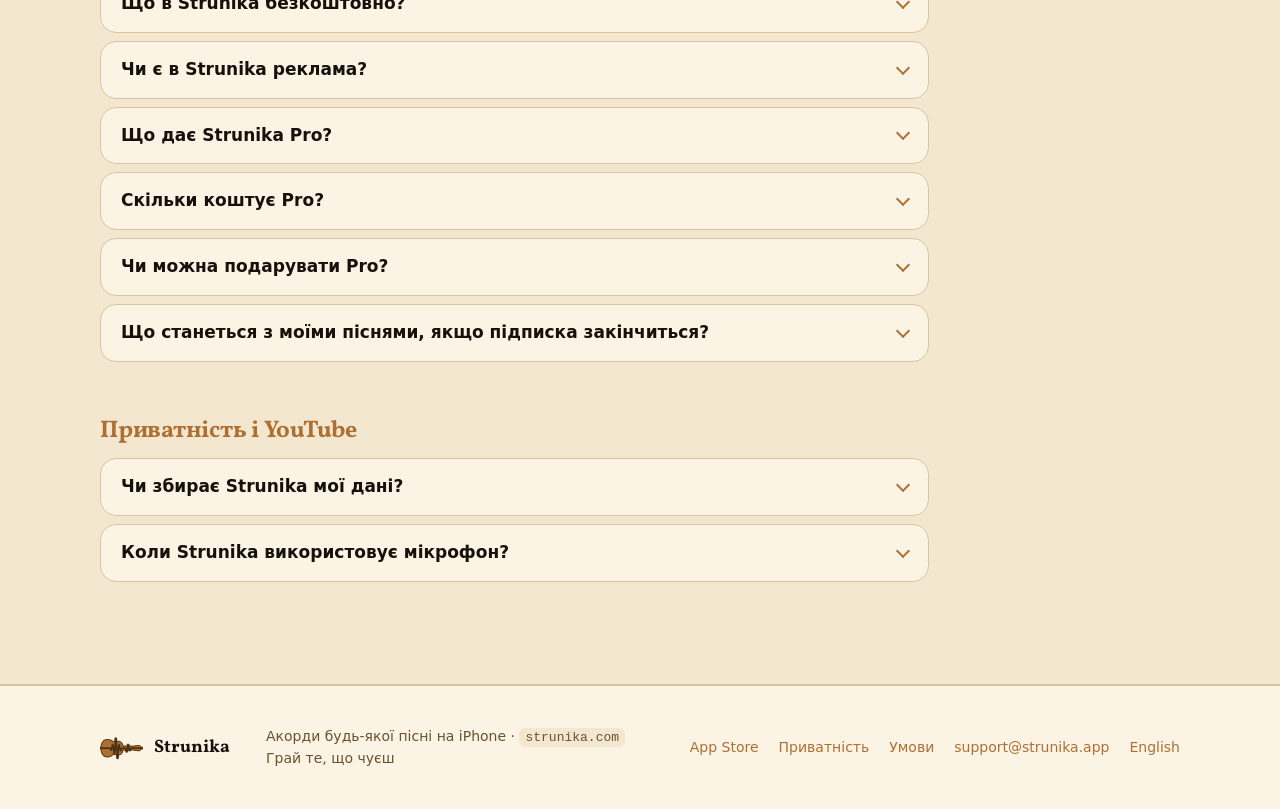
<file: ua/index.html>
<!doctype html>
<html lang="uk">
<head>
<meta charset="utf-8">
<meta name="viewport" content="width=device-width, initial-scale=1, viewport-fit=cover">
<title>Strunika — акорди будь-якої пісні на iPhone: з YouTube, файлу чи запису</title>
<meta name="description" content="Strunika за допомогою ШІ розпізнає акорди пісні з YouTube, файлу чи запису прямо на iPhone, показує їх на конвеєрі під час гри, слухає гітару наживо та тюнить її. Без реклами і збору даних, українською та англійською.">
<meta name="keywords" content="акорди пісні, розпізнавання акордів, розпізнавання акордів ШІ, акорди AI, застосунок акорди iPhone, акорди з YouTube, тюнер для гітари, акорди по слуху, chord recognition app, guitar chords from song, Strunika">
<link rel="canonical" href="https://strunika.com/ua/">
<link rel="alternate" hreflang="uk" href="https://strunika.com/ua/">
<link rel="alternate" hreflang="en" href="https://strunika.com/">
<link rel="alternate" hreflang="x-default" href="https://strunika.com/">
<meta name="theme-color" content="#FBF3E3" media="(prefers-color-scheme: light)">
<meta name="theme-color" content="#16110B" media="(prefers-color-scheme: dark)">
<meta property="og:type" content="website">
<meta property="og:site_name" content="Strunika">
<meta property="og:title" content="Strunika — акорди будь-якої пісні на iPhone">
<meta property="og:description" content="YouTube, файл або запис → ШІ знаходить акорди на конвеєрі, під які грати. Живе розпізнавання і тюнер. Усе на пристрої, без реклами і збору даних.">
<meta property="og:url" content="https://strunika.com/ua/">
<meta property="og:image" content="https://strunika.com/assets/og.png">
<meta property="og:locale" content="uk_UA">
<meta name="twitter:card" content="summary_large_image">
<link rel="icon" href="../assets/icon.svg?v=2" type="image/svg+xml">
<link rel="apple-touch-icon" href="../assets/apple-touch-icon.png?v=2">
<link rel="preconnect" href="https://fonts.googleapis.com">
<link rel="preconnect" href="https://fonts.gstatic.com" crossorigin>
<link rel="stylesheet" href="https://fonts.googleapis.com/css2?family=Vollkorn:wght@600;700&display=swap">
<link rel="stylesheet" href="../assets/style.css?v=14">
<script>try{var t=localStorage.getItem('theme');if(t==='dark'||t==='light')document.documentElement.dataset.theme=t;}catch(e){}</script>
<script type="application/ld+json">
{
  "@context": "https://schema.org",
  "@type": "SoftwareApplication",
  "name": "Strunika",
  "alternateName": "Струніка",
  "applicationCategory": "MusicApplication",
  "operatingSystem": "iOS 15+",
  "url": "https://strunika.com/ua/",
  "inLanguage": ["uk", "en"],
  "description": "Strunika за допомогою ШІ розпізнає акорди пісні з YouTube, файлу чи запису на iPhone, показує їх на конвеєрі під час гри, слухає гітару наживо та має тюнер. Аналіз ШІ іде на пристрої, дані не збираються.",
  "featureList": [
    "Акорди з аудіофайлу (mp3, m4a, wav)",
    "Акорди із власного запису",
    "Акорди з YouTube через офіційний плеєр",
    "Живе розпізнавання акордів з мікрофона",
    "Хроматичний тюнер з 9 строями",
    "Конвеєр акордів з хвилею та таймлайном",
    "Діаграми акордів, CAGED-форми, капо, транспонування",
    "Редактор акордів",
    "Експорт у PDF, Excel, ChordPro",
    "Сетлісти",
    "Словник із 168 акордів"
  ],
  "offers": [
    { "@type": "Offer", "price": "0", "priceCurrency": "USD", "description": "Безкоштовно: тюнер, живе розпізнавання, 20 аналізів пісень" },
    { "@type": "Offer", "description": "Strunika Pro — підписка на місяць або рік, ціна в App Store" }
  ],
  "author": { "@type": "Organization", "name": "Strunika", "url": "https://strunika.com/" }
}
</script>
<!--FAQ-LD--><script type="application/ld+json">
{
 "@context": "https://schema.org",
 "@type": "FAQPage",
 "mainEntity": [
  {
   "@type": "Question",
   "name": "Що таке Strunika?",
   "acceptedAnswer": {
    "@type": "Answer",
    "text": "Strunika — це застосунок для гітаристів на iPhone, який за допомогою ШІ розпізнає акорди пісні з відео на YouTube, аудіофайлу, медіатеки iPhone чи власного запису, показує їх на рухомому конвеєрі під час гри, слухає гітару наживо і має тюнер. У застосунку три вкладки: Тюнер, Наживо і Пісні. Назва походить від українського слова «струна»."
   }
  },
  {
   "@type": "Question",
   "name": "Як Strunika визначає акорди пісні?",
   "acceptedAnswer": {
    "@type": "Answer",
    "text": "За допомогою ШІ: нейромережа, навчена на тисячах пісень, працює прямо на iPhone: вона розбиває звук на частотні зрізи, знаходить долі й темп, а потім для кожного моменту визначає акорд із 168 можливих. Результат вирівнюється по сітці тактів, щоб зміни акордів лягали на долі, як у реальній грі."
   }
  },
  {
   "@type": "Question",
   "name": "Чи потрібен інтернет?",
   "acceptedAnswer": {
    "@type": "Answer",
    "text": "Для файлів і записів — ні, аналіз іде повністю на пристрої. Інтернет потрібен лише для пісень із YouTube, бо відео відтворюється офіційним плеєром YouTube."
   }
  },
  {
   "@type": "Question",
   "name": "На яких пристроях працює Strunika?",
   "acceptedAnswer": {
    "@type": "Answer",
    "text": "На iPhone з iOS 15 і новіше. Версії для Android поки немає."
   }
  },
  {
   "@type": "Question",
   "name": "Якими мовами є застосунок?",
   "acceptedAnswer": {
    "@type": "Answer",
    "text": "Українською та англійською. Мова обирається при першому запуску і змінюється в Налаштуваннях у будь-який момент."
   }
  },
  {
   "@type": "Question",
   "name": "Чи є темна тема?",
   "acceptedAnswer": {
    "@type": "Answer",
    "text": "Так. Strunika має темну та світлу тему в теплих тонах дерева й латуні і за замовчуванням слідує за системною."
   }
  },
  {
   "@type": "Question",
   "name": "Що особливого в Strunika?",
   "acceptedAnswer": {
    "@type": "Answer",
    "text": "Пісня, акорди і правки живуть на одній звуковій доріжці: по ній можна перемотувати, зациклювати фрагмент і пересувати акорди, як у редакторі. Дубль із «Наживо» одразу стає піснею з акордами в бібліотеці. Безкоштовний пакет не має терміну дії. Немає облікових записів і аналітики. Інтерфейс українською та англійською."
   }
  },
  {
   "@type": "Question",
   "name": "Як влаштована бібліотека пісень?",
   "acceptedAnswer": {
    "@type": "Answer",
    "text": "Кожна пісня на вкладці «Пісні» має картку з обкладинкою, тональністю, темпом і тривалістю. Є пошук, обрані та сортування за датою, назвою чи тональністю."
   }
  },
  {
   "@type": "Question",
   "name": "Як знайти акорди пісні з YouTube?",
   "acceptedAnswer": {
    "@type": "Answer",
    "text": "На вкладці «Пісні» натисни YouTube: відкриється вбудований YouTube, знайди в ньому відео і натисни «Додати». Або заходь у Strunika зі вже скопійованим посиланням, і кнопка YouTube сама запропонує додати пісню з буфера обміну. Під час гри відео відтворюється офіційним плеєром YouTube, а акорди біжать на конвеєрі під ним."
   }
  },
  {
   "@type": "Question",
   "name": "Як отримати акорди з mp3 або іншого аудіофайлу?",
   "acceptedAnswer": {
    "@type": "Answer",
    "text": "Натисни «Файл» на вкладці «Пісні» і вибери mp3, m4a або wav із Файлів чи iCloud Drive. Також можна відкрити файл у Strunika через «Поділитися» з іншого застосунку."
   }
  },
  {
   "@type": "Question",
   "name": "Чи можна взяти пісню з Музики на iPhone?",
   "acceptedAnswer": {
    "@type": "Answer",
    "text": "Так. Кнопка «З Музики» на вкладці «Пісні» відкриває системний вибір пісень із бібліотеки iPhone: підходять пісні, куплені в iTunes або перенесені з комп'ютера. Пісні з підписки Apple Music захищені, їх прочитати не можна, тому вони не показуються."
   }
  },
  {
   "@type": "Question",
   "name": "Чи можна записати пісню на мікрофон і дізнатися акорди?",
   "acceptedAnswer": {
    "@type": "Answer",
    "text": "Так. Кнопка «Записати» пише звук через мікрофон iPhone, а після зупинки Strunika аналізує запис і додає пісню в бібліотеку з акордами. Так зручно підбирати акорди до пісні, яку хтось грає поруч, або до власної мелодії."
   }
  },
  {
   "@type": "Question",
   "name": "Наскільки точно розпізнаються акорди?",
   "acceptedAnswer": {
    "@type": "Answer",
    "text": "Для більшості популярних пісень з чітким гармонічним супроводом акорди збігаються зі студійними на понад 80–90 % часу; найкраще на акустичній музиці та поп/рок-записах, гірше на дуже щільних міксах і джазових гармоніях. Увімкнений режим «Прості акорди» зводить усе до мажору й мінору і майже завжди звучить правильно для гри під пісню. А там, де модель помилилася, є редактор акордів."
   }
  },
  {
   "@type": "Question",
   "name": "Чому в складних піснях акорди бувають неточними?",
   "acceptedAnswer": {
    "@type": "Answer",
    "text": "Щільний або перевантажений мікс містить багато інструментів і гармонічних прикрас, які звучать одночасно. У таких піснях модель видає чорновий варіант акордів. Його можна підправити вручну в редакторі акордів: замінити, пересунути, додати чи видалити акорд прямо на доріжці."
   }
  },
  {
   "@type": "Question",
   "name": "Яка максимальна довжина пісні?",
   "acceptedAnswer": {
    "@type": "Answer",
    "text": "15 хвилин. Довші файли та відео не аналізуються, і безкоштовний аналіз за них не списується."
   }
  },
  {
   "@type": "Question",
   "name": "Чи показує Strunika тональність і темп пісні?",
   "acceptedAnswer": {
    "@type": "Answer",
    "text": "Так: тональність, темп у BPM і розмір видно у рядку над конвеєром, а також на картці пісні в бібліотеці. Долі позначені на конвеєрі, і за ними можна увімкнути метроном у темпі пісні."
   }
  },
  {
   "@type": "Question",
   "name": "Що таке «прості акорди»?",
   "acceptedAnswer": {
    "@type": "Answer",
    "text": "Режим, у якому всі акорди зводяться до мажорних і мінорних тризвуків: Am7 стає Am, Gsus4 стає G, Bdim стає Bm. Він увімкнений за замовчуванням, щоб пісню можна було зіграти одразу. Повний словник із 168 акордів відкриває Pro."
   }
  },
  {
   "@type": "Question",
   "name": "Чи можна транспонувати пісню чи поставити капо?",
   "acceptedAnswer": {
    "@type": "Answer",
    "text": "Так, у Pro. Транспонування зсуває всі акорди на потрібну кількість півтонів, а капо показує форми, які треба брати відносно капо; діаграми перераховуються автоматично."
   }
  },
  {
   "@type": "Question",
   "name": "Чи можна уповільнити пісню, щоб вивчити складне місце?",
   "acceptedAnswer": {
    "@type": "Answer",
    "text": "Так, у Pro: швидкість від 0,5× до 1,25× без зміни висоти тону, і петля A–B, яка повторює вибраний фрагмент. Кінці петлі прилипають до акордів, щоб не ловити їх вручну."
   }
  },
  {
   "@type": "Question",
   "name": "Що робити, якщо акорд визначено неправильно?",
   "acceptedAnswer": {
    "@type": "Answer",
    "text": "Відкрити редактор акордів. Доріжка працює як у DAW: дотик вибирає акорд, перетягування переносить момент його початку, у панелі можна замінити акорд, видалити чи додати новий; крок — шістнадцята нота, є відміна дій. Редактор входить у Pro."
   }
  },
  {
   "@type": "Question",
   "name": "Як дізнатися, як брати акорд на гітарі?",
   "acceptedAnswer": {
    "@type": "Answer",
    "text": "Поруч із назвою акорду завжди є діаграма грифа з ладами. Дотик до неї відкриває всі позиції цього акорду: відкриті форми і п'ять рухомих CAGED-форм; вибрана позиція запам'ятовується для цієї пісні. Для лівшів є дзеркальні діаграми."
   }
  },
  {
   "@type": "Question",
   "name": "Що таке конвеєр акордів?",
   "acceptedAnswer": {
    "@type": "Answer",
    "text": "Це стрічка внизу екрана пісні: хвиля звуку, долі, і над кожним моментом зміни акорду — його назва. Стрічка їде повз плейхед разом із піснею; дотик до акорду перемотує до нього, перетягування гортає пісню беззвучно. Так видно, що звучить зараз і що буде за кілька секунд."
   }
  },
  {
   "@type": "Question",
   "name": "Чи розпізнає Strunika акорди в реальному часі, поки я граю?",
   "acceptedAnswer": {
    "@type": "Answer",
    "text": "Так. Вкладка «Наживо» слухає мікрофон і підписує акорди, які ти граєш, одразу на доріжці: спочатку швидка здогадка, а за мить — підтверджений акорд. Працює з акустичною та електрогітарою через мікрофон iPhone."
   }
  },
  {
   "@type": "Question",
   "name": "Навіщо потрібен режим «Наживо»?",
   "acceptedAnswer": {
    "@type": "Answer",
    "text": "Щоб підібрати акорди до власної ідеї, перевірити себе під час розбору пісні або просто записати дубль репетиції. Дубль зберігається в бібліотеку як готова пісня з акордами, без аналізу і без витрати безкоштовних аналізів."
   }
  },
  {
   "@type": "Question",
   "name": "Чи є в Strunika метроном?",
   "acceptedAnswer": {
    "@type": "Answer",
    "text": "Так, на вкладці «Наживо» і на сторінці пісні. У «Наживо» він дає відлік 3 · 2 · 1 · 0 перед записом і клікає в заданому темпі від 40 до 240 BPM; на сторінці пісні клікає в її темпі. Кліки не заважають розпізнаванню, але з динаміка iPhone вони потрапляють у запис, тому під метроном краще грати в навушниках."
   }
  },
  {
   "@type": "Question",
   "name": "Скільки може тривати дубль наживо?",
   "acceptedAnswer": {
    "@type": "Answer",
    "text": "До 15 хвилин. Можна продовжити запис із кінця або перезаписати з будь-якого місця."
   }
  },
  {
   "@type": "Question",
   "name": "Чи є в Strunika тюнер для гітари?",
   "acceptedAnswer": {
    "@type": "Answer",
    "text": "Так, хроматичний тюнер на першій вкладці. Він сам визначає, яку струну ти смикнув, і показує ноту та відхилення; струна на екрані «провисає», поки не в строї, і вирівнюється з золотим спалахом, коли стрій точний. Налаштовані струни позначаються, а коли готові всі шість, кілки пробігають хвилею."
   }
  },
  {
   "@type": "Question",
   "name": "Які строї підтримує тюнер?",
   "acceptedAnswer": {
    "@type": "Answer",
    "text": "Standard безкоштовно; у Pro також Drop D, пів тону нижче, тон нижче, DADGAD, Open G, Open D, укулеле GCEA і бас EADG. Еталон A4 можна зсунути в межах 430–450 Гц."
   }
  },
  {
   "@type": "Question",
   "name": "Чому тюнер показує «пункти», а не центи?",
   "acceptedAnswer": {
    "@type": "Answer",
    "text": "Щоб число було зрозумілим: 10 пунктів — це один лад, тобто 100 центів. «+3» означає «трохи вище, менше третини ладу». Без зайвих слів і без підказок на екрані."
   }
  },
  {
   "@type": "Question",
   "name": "Чи підходить тюнер для укулеле та бас-гітари?",
   "acceptedAnswer": {
    "@type": "Answer",
    "text": "Так: є строї укулеле GCEA і баса EADG, а хроматичний режим підходить для будь-якого струнного інструмента."
   }
  },
  {
   "@type": "Question",
   "name": "Чи можна зберегти акорди пісні в PDF?",
   "acceptedAnswer": {
    "@type": "Answer",
    "text": "Так, у Pro. PDF має два варіанти: «Такти» (чотири такти в рядку, акорд там, де він починається) і «Конвеєр» (хвиля з долями та акордами). Обидва закінчуються діаграмами всіх акордів пісні. Також є експорт у Excel і ChordPro."
   }
  },
  {
   "@type": "Question",
   "name": "Що таке файл .strunika?",
   "acceptedAnswer": {
    "@type": "Answer",
    "text": "Це повна копія пісні: акорди, долі, обкладинка та аудіо (для YouTube лише посилання). Його можна надіслати через AirDrop чи пошту, і на іншому iPhone зі Strunika він відкриється одним дотиком і одразу готовий до гри. Імпорт входить у Pro."
   }
  },
  {
   "@type": "Question",
   "name": "Чи можна скласти сетліст для виступу?",
   "acceptedAnswer": {
    "@type": "Answer",
    "text": "Так, у Pro. Сетліст — це пісні у твоєму порядку; одна пісня може бути в кількох сетлістах. Порядок змінюється перетягуванням за ручку, а видалення із сетліста не чіпає саму пісню. На картці сетліста видно обкладинку, кількість пісень і загальну тривалість."
   }
  },
  {
   "@type": "Question",
   "name": "Чи зберігаються пісні, якщо перевстановити застосунок?",
   "acceptedAnswer": {
    "@type": "Answer",
    "text": "Бібліотека зберігається у сховищі застосунку і входить у резервну копію iPhone (iCloud або комп'ютер). Для переносу окремих пісень є файл .strunika."
   }
  },
  {
   "@type": "Question",
   "name": "Що в Strunika безкоштовно?",
   "acceptedAnswer": {
    "@type": "Answer",
    "text": "Тюнер зі стандартним строєм, вкладка «Наживо» з розпізнаванням акордів, 20 аналізів пісень на весь час користування, прості акорди, метроном, діаграми, словник акордів. Проаналізовані пісні залишаються відкритими назавжди."
   }
  },
  {
   "@type": "Question",
   "name": "Чи є в Strunika реклама?",
   "acceptedAnswer": {
    "@type": "Answer",
    "text": "Ні, жодної: ні банерів, ні відео між піснями, ні рекламних мереж, ні в безкоштовній версії, ні в Pro. Strunika живе з підписки Pro, а не з реклами."
   }
  },
  {
   "@type": "Question",
   "name": "Що дає Strunika Pro?",
   "acceptedAnswer": {
    "@type": "Answer",
    "text": "Необмежену кількість аналізів, редактор акордів, експорт у PDF, Excel, ChordPro і .strunika з імпортом, альтернативні строї тюнера, повний словник із 168 акордів, транспонування і капо, зміну швидкості, петлю A–B, сетлісти та налаштування еталона A4."
   }
  },
  {
   "@type": "Question",
   "name": "Скільки коштує Pro?",
   "acceptedAnswer": {
    "@type": "Answer",
    "text": "В Україні 2,99 $ на місяць або 24,99 $ на рік, тобто річна підписка на 30 % вигідніша. У більшості інших країн 3,99 $ або 29,99 $, у США 4,99 $ або 34,99 $. Точну ціну у своїй валюті побачиш в App Store всередині застосунку. Безкоштовного пробного періоду немає, але безкоштовна версія не обмежена в часі. Підписка поновлюється автоматично, скасувати можна будь-коли."
   }
  },
  {
   "@type": "Question",
   "name": "Чи можна подарувати Pro?",
   "acceptedAnswer": {
    "@type": "Answer",
    "text": "Так, через коди пропозицій App Store: у застосунку є кнопка «Промокод». Покупки відновлюються на новому пристрої кнопкою «Відновити покупки»."
   }
  },
  {
   "@type": "Question",
   "name": "Що станеться з моїми піснями, якщо підписка закінчиться?",
   "acceptedAnswer": {
    "@type": "Answer",
    "text": "Нічого не зникає: усі пісні, акорди і сетлісти залишаються. Закриваються лише Pro-інструменти, а Pro-налаштування повертаються до стандартних."
   }
  },
  {
   "@type": "Question",
   "name": "Чи збирає Strunika мої дані?",
   "acceptedAnswer": {
    "@type": "Answer",
    "text": "Ні. У застосунку немає облікових записів, аналітики, реклами та сторонніх SDK для збору даних. Аудіо та результати аналізу зберігаються лише на твоєму iPhone. В інтернет застосунок виходить тільки заради YouTube і невеликого файлу налаштувань сервісу, без жодних ідентифікаторів. Звіти про збої збирає сама Apple, і ти керуєш ними в налаштуваннях iOS."
   }
  },
  {
   "@type": "Question",
   "name": "Коли Strunika використовує мікрофон?",
   "acceptedAnswer": {
    "@type": "Answer",
    "text": "Лише коли на екрані вкладка «Тюнер» або «Наживо», або під час запису пісні. Щойно ти переходиш на іншу вкладку або згортаєш застосунок, мікрофон вимикається."
   }
  }
 ]
}
</script><!--/FAQ-LD-->
</head>
<body id="top">

<header class="top">
  <div class="wrap">
    <a class="brand" href="#top" aria-label="Strunika">
      <img class="mark mark-light" src="../assets/mark_light.svg" alt="" width="44" height="24">
      <img class="mark mark-dark" src="../assets/mark.svg" alt="" width="44" height="24">
      <span>Strunika</span>
    </a>
    <nav class="nav" id="site-nav" aria-label="Розділи">
      <a href="#screens">Скріншоти</a>
      <a href="#features">Можливості</a>
      <a href="#pro">Pro</a>
      <a href="#faq">Питання</a>
      <a href="/privacy.html">Приватність</a>
    </nav>
    <div class="tools">
      <a class="lang" href="/" hreflang="en" lang="en">EN</a>
      <button class="theme" id="theme-toggle" type="button" aria-label="Перемкнути тему">
        <svg class="moon" viewBox="0 0 24 24" fill="none" stroke="currentColor" stroke-width="1.8" stroke-linecap="round" stroke-linejoin="round"><path d="M21 12.8A9 9 0 1 1 11.2 3a7 7 0 0 0 9.8 9.8z"/></svg>
        <svg class="sun" viewBox="0 0 24 24" fill="none" stroke="currentColor" stroke-width="1.8" stroke-linecap="round"><circle cx="12" cy="12" r="4"/><path d="M12 2v2M12 20v2M4.9 4.9l1.4 1.4M17.7 17.7l1.4 1.4M2 12h2M20 12h2M4.9 19.1l1.4-1.4M17.7 6.3l1.4-1.4"/></svg>
      </button>
      <a class="btn btn-primary btn-sm" href="https://strunika.app" aria-label="Завантажити"><svg class="dl-ico" viewBox="0 0 24 24" fill="none" stroke="currentColor" stroke-width="2" stroke-linecap="round" stroke-linejoin="round" aria-hidden="true"><path d="M12 4v10.5"/><path d="M7.5 10.5L12 15l4.5-4.5"/><path d="M4 16.5v2a1.5 1.5 0 0 0 1.5 1.5h13a1.5 1.5 0 0 0 1.5-1.5v-2"/></svg><span>Завантажити</span></a>
      <button class="menu-btn" id="menu-toggle" type="button" aria-label="Меню" aria-expanded="false" aria-controls="site-nav"><svg viewBox="0 0 24 24" fill="none" stroke="currentColor" stroke-width="2" stroke-linecap="round"><path class="l1" d="M4 7h16"/><path class="l2" d="M4 12h16"/><path class="l3" d="M4 17h16"/></svg></button>
    </div>
  </div>
</header>

<main>

<section class="hero">
  <canvas class="hero-bg" aria-hidden="true"></canvas>
  <div class="wrap">
    <div class="hero-text">
      <h1>Чуєш пісню — <em>бачиш акорди</em></h1>
      <p class="lead">Обери пісню (<span class="yt">YouTube</span>, файл, медіатека чи запис), і <span class="yt">ШІ</span> одразу покаже її акорди на звуковій доріжці з діаграмами.</p>
      <div class="cta stores">
        <a class="store" href="https://strunika.app" aria-label="Завантажити в App Store">
          <svg class="store-ico" viewBox="0 0 24 24" fill="currentColor" aria-hidden="true"><path d="M16.4 12.6c0-2.5 2-3.6 2.1-3.7-1.2-1.7-3-1.9-3.6-2-1.5-.2-3 .9-3.8.9-.8 0-2-.9-3.3-.8-1.7 0-3.2 1-4.1 2.5-1.8 3.1-.5 7.6 1.3 10.1.9 1.2 1.9 2.6 3.2 2.5 1.3-.1 1.8-.8 3.3-.8 1.6 0 2 .8 3.3.8 1.4 0 2.3-1.3 3.1-2.5 1-1.4 1.4-2.8 1.4-2.9 0 0-2.7-1-2.8-4.1zM14 5.3c.7-.9 1.2-2.1 1-3.3-1 0-2.3.7-3 1.5-.7.8-1.3 2-1.1 3.2 1.2.1 2.4-.6 3.1-1.4z"/></svg>
          <span class="store-txt"><small>Завантажити в</small><b>App Store</b></span>
        </a>
        <div class="store-soon">
          <span class="store is-off" role="img" aria-label="Google Play, скоро" title="Скоро">
            <svg class="store-ico" viewBox="0 0 24 26" aria-hidden="true" stroke-linejoin="round" stroke-width="1.2"><path d="M2.5 1.5 13 13 2.5 24.5z" fill="#00C3FF" stroke="#00C3FF"/><path d="M2.5 1.5 17 9.6 13 13z" fill="#00E676" stroke="#00E676"/><path d="M2.5 24.5 13 13 17 16.4z" fill="#FF3A44" stroke="#FF3A44"/><path d="M17 9.6 21.8 12.3c.6.4.6 1 0 1.4L17 16.4 13 13z" fill="#FFD400" stroke="#FFD400"/></svg>
            <span class="store-txt"><small>ОТРИМАТИ В</small><b>Google Play</b></span>
          </span>
          <span class="cta-note">Скоро</span>
        </div>
      </div>
    </div>
    <figure class="hero-shot"><picture><source type="image/webp" srcset="../assets/screens/uk/song.webp"><img src="../assets/screens/uk/song.png" width="640" height="1386" alt="Сторінка пісні: акорди над звуковою доріжкою" fetchpriority="high" decoding="async"></picture></figure>
  </div>
</section>


<section id="screens" class="has-anim">
  <div class="wrap sec side-right"><div class="sec-body split">
    <figure class="shot rv" data-missing="Сюди стане скрін застосунку: assets/screens/uk/library.png"><picture><source type="image/webp" srcset="../assets/screens/uk/library.webp"><img src="../assets/screens/uk/library.png" width="640" height="1386" alt="Вкладка «Пісні»: усі способи додати пісню і бібліотека з обкладинками" loading="lazy" decoding="async" onerror="this.closest('figure').classList.add('missing')"></picture></figure>
    <div>
      <h2>Будь-яка пісня за кілька секунд</h2>
      <p class="lead" style="margin-top:16px"><span class="yt">YouTube</span>, файл зі сховища, медіатека iPhone або запис у мікрофон. Обери пісню, і за кілька секунд отримай її акорди.</p>
    </div>
  </div><aside class="sec-anim" aria-hidden="true"><canvas data-chords="D A Bm G"></canvas></aside></div>
  <div class="wrap sec side-left"><div class="sec-body split">
    <div>
      <h2>Кожен акорд на своїй долі</h2>
      <p class="lead" style="margin-top:16px">ШІ аналізує акорди й біт, а Strunika розставляє кожен акорд на його місце.</p>
    </div>
    <figure class="shot rv" data-missing="assets/screens/uk/squares.png"><picture><source type="image/webp" srcset="../assets/screens/uk/squares.webp"><img src="../assets/screens/uk/squares.png" width="640" height="1386" alt="Сітка долей: кожен акорд пісні на своїй долі" loading="lazy" decoding="async" onerror="this.closest('figure').classList.add('missing')"></picture></figure>
  </div><aside class="sec-anim" aria-hidden="true"><canvas data-chords="Am F C G"></canvas></aside></div>
  <div class="wrap sec side-right" id="live"><div class="sec-body split">
    <figure class="shot rv" data-missing="Сюди стане скрін застосунку: assets/screens/uk/live.png"><picture><source type="image/webp" srcset="../assets/screens/uk/live.webp"><img src="../assets/screens/uk/live.png" width="640" height="1386" alt="Вкладка «Наживо»: акорди з'являються на доріжці, поки ти граєш" loading="lazy" decoding="async" onerror="this.closest('figure').classList.add('missing')"></picture></figure>
    <div>
      <h2>Грай, а Strunika підпише акорди</h2>
      <p class="lead" style="margin-top:16px">Увімкни мікрофон і грай. Акорди лягають на звукову доріжку самі, поки ти граєш.</p>
    </div>
  </div><aside class="sec-anim" aria-hidden="true"><canvas data-chords="G Em C D"></canvas></aside></div>
  <div class="wrap sec side-left"><div class="sec-body split">
    <div>
      <h2>Поправ те, що чуєш інакше</h2>
      <p class="lead" style="margin-top:16px">Перетягуй акорд пальцем, заміняй, додавай новий або видаляй прямо на доріжці.</p>
    </div>
    <figure class="shot rv" data-missing="Сюди стане скрін застосунку: assets/screens/uk/editor.png"><picture><source type="image/webp" srcset="../assets/screens/uk/editor.webp"><img src="../assets/screens/uk/editor.png" width="640" height="1386" alt="Редактор акордів: акорд пересувається по доріжці" loading="lazy" decoding="async" onerror="this.closest('figure').classList.add('missing')"></picture></figure>
  </div><aside class="sec-anim" aria-hidden="true"><canvas data-chords="F Dm Bb C"></canvas></aside></div>
  <div class="wrap sec side-right"><div class="sec-body split">
    <figure class="shot rv" data-missing="Сюди стане скрін застосунку: assets/screens/uk/tuner.png"><picture><source type="image/webp" srcset="../assets/screens/uk/tuner.webp"><img src="../assets/screens/uk/tuner.png" width="640" height="1386" alt="Тюнер: струна вирівнюється, коли стрій точний" loading="lazy" decoding="async" onerror="this.closest('figure').classList.add('missing')"></picture></figure>
    <div>
      <h2>Налаштуй гітару перед грою</h2>
      <p class="lead" style="margin-top:16px">Зручний тюнер під рукою. Альтернативні строї.</p>
    </div>
  </div><aside class="sec-anim" aria-hidden="true"><canvas data-chords="A F#m D E"></canvas></aside></div>
  <div class="wrap sec side-left"><div class="sec-body split">
    <div>
      <h2>168 акордів, кожен у всіх позиціях</h2>
      <p class="lead" style="margin-top:16px">Відкриті форми і п'ять рухомих CAGED-форм для кожного акорду. Торкнись, щоб послухати.</p>
    </div>
    <figure class="shot rv" data-missing="Сюди стане скрін застосунку: assets/screens/uk/dictionary.png"><picture><source type="image/webp" srcset="../assets/screens/uk/dictionary.webp"><img src="../assets/screens/uk/dictionary.png" width="640" height="1386" alt="Словник акордів: усі позиції акорду на грифі" loading="lazy" decoding="async" onerror="this.closest('figure').classList.add('missing')"></picture></figure>
  </div><aside class="sec-anim" aria-hidden="true"><canvas data-chords="Am C G F"></canvas></aside></div>
  <div class="wrap sec side-right"><div class="sec-body split">
    <figure class="shot rv" data-missing="Сюди стане скрін застосунку: assets/screens/uk/setlists.png"><picture><source type="image/webp" srcset="../assets/screens/uk/setlists.webp"><img src="../assets/screens/uk/setlists.png" width="640" height="1386" alt="Сетлісти: пісні для виступу в потрібному порядку" loading="lazy" decoding="async" onerror="this.closest('figure').classList.add('missing')"></picture></figure>
    <div>
      <h2>Всі твої пісні в сетлістах</h2>
      <p class="lead" style="margin-top:16px">Збери пісні для виступу чи репетиції в тому порядку, як гратимеш.</p>
    </div>
  </div><aside class="sec-anim" aria-hidden="true"><canvas data-chords="G Em C D"></canvas></aside></div>
</section>

<section id="features" class="has-anim side-left">
  <div class="wrap sec"><div class="sec-body">
    <div class="sec-head">
      <h2>Три вкладки замість трьох застосунків</h2>
    </div>
    <div class="grid">
      <article class="card rv">
        <div class="ico"><svg viewBox="0 0 24 24" fill="none" stroke="currentColor" stroke-width="1.8" stroke-linecap="round" stroke-linejoin="round"><path d="M4 15V9M8 18V6M12 14.5V9.5M16 17V7M20 15V9"/></svg></div>
        <h3>Акорди з будь-якої пісні</h3>
        <p>YouTube, файл, медіатека iPhone або запис. Акорди, тональність, темп і біт для кожної.</p>
      </article>
      <article class="card rv">
        <div class="ico"><svg viewBox="0 0 24 24" fill="none" stroke="currentColor" stroke-width="1.8" stroke-linecap="round" stroke-linejoin="round"><path d="M9 6a3 3 0 0 1 6 0v5a3 3 0 0 1-6 0z"/><path d="M5.5 11a6.5 6.5 0 0 0 13 0M12 17.5V21M9 21h6"/></svg></div>
        <h3>Гра наживо</h3>
        <p>Грай, а Strunika підписує акорди і пише дубль. Один дотик, пісня уже в бібліотеці.</p>
      </article>
      <article class="card rv">
        <div class="ico"><svg viewBox="0 0 24 24" fill="none" stroke="currentColor" stroke-width="1.8" stroke-linecap="round" stroke-linejoin="round"><path d="M8 3v7a4 4 0 0 0 8 0V3"/><path d="M12 14v7"/><path d="M9.5 21h5"/></svg></div>
        <h3>Тюнер</h3>
        <p>Хроматичний, сам упізнає струну. Standard, Drop D, DADGAD, відкриті строї, укулеле, бас.</p>
      </article>
      <article class="card rv">
        <div class="ico"><svg viewBox="0 0 24 24" fill="none" stroke="currentColor" stroke-width="1.8" stroke-linecap="round" stroke-linejoin="round"><path d="M6 4v16M10 4v16M14 4v16M18 4v16M4 8h16M4 13h16M4 18h16"/><path fill="currentColor" stroke="none" d="M10 10.5m-1.6 0a1.6 1.6 0 1 0 3.2 0a1.6 1.6 0 1 0-3.2 0"/><path fill="currentColor" stroke="none" d="M14 15.5m-1.6 0a1.6 1.6 0 1 0 3.2 0a1.6 1.6 0 1 0-3.2 0"/></svg></div>
        <h3>Діаграми та CAGED</h3>
        <p>Відкриті форми і п'ять рухомих CAGED-форм для кожного акорду. Лівшам дзеркало.</p>
      </article>
      <article class="card rv">
        <div class="ico"><svg viewBox="0 0 24 24" fill="none" stroke="currentColor" stroke-width="1.8" stroke-linecap="round" stroke-linejoin="round"><path d="M5 12l4.5 4.5L19 7"/></svg></div>
        <h3>Прості акорди</h3>
        <p>Один перемикач, і складні акорди стають мажором і мінором. Грай із першої хвилини.</p>
      </article>
      <article class="card rv">
        <div class="ico"><svg viewBox="0 0 24 24" fill="none" stroke="currentColor" stroke-width="1.8" stroke-linecap="round" stroke-linejoin="round"><path d="M9.5 3.5h5L18 20H6z"/><path d="M12 15l5.5-9"/></svg></div>
        <h3>Метроном у темпі пісні</h3>
        <p>Клік у темпі пісні, з відліком перед стартом.</p>
      </article>
      <article class="card rv">
        <div class="ico"><svg viewBox="0 0 24 24" fill="none" stroke="currentColor" stroke-width="1.8" stroke-linecap="round" stroke-linejoin="round"><path d="M6 9l6-6 6 6"/><path d="M6 15l6 6 6-6"/></svg></div>
        <h3>Транспонування і капо</h3>
        <p>Підбери тональність під голос, постав капо. Діаграми перерахуються самі.</p>
      </article>
      <article class="card rv">
        <div class="ico"><svg viewBox="0 0 24 24" fill="none" stroke="currentColor" stroke-width="1.8" stroke-linecap="round" stroke-linejoin="round"><path d="M17 4l3 3-3 3"/><path d="M20 7H8a4 4 0 0 0-4 4v1"/><path d="M7 20l-3-3 3-3"/><path d="M4 17h12a4 4 0 0 0 4-4v-1"/></svg></div>
        <h3>Швидкість і петля A–B</h3>
        <p>Уповільни пісню без зміни тону і повторюй складний фрагмент, доки не ляже в пальці.</p>
      </article>
      <article class="card rv">
        <div class="ico"><svg viewBox="0 0 24 24" fill="none" stroke="currentColor" stroke-width="1.8" stroke-linecap="round" stroke-linejoin="round"><path d="M4 20l4-1L19 8l-3-3L5 16z"/><path d="M14 7l3 3"/></svg></div>
        <h3>Редактор акордів</h3>
        <p>Пересувай, заміняй, додавай і видаляй акорди прямо на звуковій доріжці.</p>
      </article>
      <article class="card rv">
        <div class="ico"><svg viewBox="0 0 24 24" fill="none" stroke="currentColor" stroke-width="1.8" stroke-linecap="round" stroke-linejoin="round"><path d="M6 3h8l4 4v14H6z"/><path d="M14 3v4h4"/><path d="M9 12h6M9 15.5h6"/></svg></div>
        <h3>Експорт</h3>
        <p>PDF, Excel, ChordPro або файл Strunika, щоб поділитися піснею з другом разом з аудіо.</p>
      </article>
      <article class="card rv">
        <div class="ico"><svg viewBox="0 0 24 24" fill="none" stroke="currentColor" stroke-width="1.8" stroke-linecap="round" stroke-linejoin="round"><path d="M9.5 6.5H20M9.5 12H20M9.5 17.5H20"/><circle cx="5" cy="6.5" r="1"/><circle cx="5" cy="12" r="1"/><circle cx="5" cy="17.5" r="1"/></svg></div>
        <h3>Сетлісти</h3>
        <p>Пісні у твоєму порядку для виступу чи репетиції.</p>
      </article>
      <article class="card rv">
        <div class="ico"><svg viewBox="0 0 24 24" fill="none" stroke="currentColor" stroke-width="1.8" stroke-linecap="round" stroke-linejoin="round"><path d="M4.5 4.5h6v6h-6z"/><path d="M13.5 4.5h6v6h-6z"/><path d="M4.5 13.5h6v6h-6z"/><path d="M13.5 13.5h6v6h-6z"/></svg></div>
        <h3>Словник акордів</h3>
        <p>168 акордів. Кожен можна послухати і побачити в усіх позиціях на грифі.</p>
      </article>
    </div>
  </div><aside class="sec-anim" aria-hidden="true"><canvas data-chords="C G Am F"></canvas></aside></div>
</section>

<section id="pro" class="has-anim side-right">
  <div class="wrap sec"><div class="sec-body">
    <div class="sec-head">
      <h2>Щедрий безкоштовний пакет, <em class="gold">Pro</em> без лімітів</h2>
    </div>
    <div class="plans">
      <article class="plan rv">
        <h3>Безкоштовно</h3>
        <p class="price">0 $ назавжди</p>
        <ul>
          <li>Тюнер</li>
          <li>Наживо</li>
          <li>20 аналізів пісень</li>
          <li>Прості акорди, метроном, діаграми</li>
          <li>Словник акордів (прості акорди)</li>
          <li>Без реклами</li>
        </ul>
      </article>
      <article class="plan hi rv">
        <h3><span class="pro-name">Pro<svg class="string" viewBox="0 0 342 64" aria-hidden="true" fill="none" stroke="currentColor" stroke-width="2.2" stroke-linecap="round" stroke-linejoin="round"><path vector-effect="non-scaling-stroke" d="M0 32H118c6 0 8-14 12-14s6 30 10 30 5-44 9-44 7 56 11 56 5-40 9-40 6 24 10 24 5-14 9-14 6 10 10 10c5 0 7-8 12-8H342"/></svg></span> <span class="pro">місяць або рік</span></h3>
        <div class="prices">
          <div class="tier"><span class="amt">2,99 $</span><span class="per">на місяць</span></div>
          <div class="tier best"><span class="badge">−30 %</span><span class="amt">24,99 $</span><span class="per">на рік</span><span class="note">≈ 2,08 $ на місяць</span></div>
        </div>
        <p class="prices-where">Ціни для України. В інших країнах 3,99 $ або 29,99 $, у США 4,99 $ або 34,99 $. Точну ціну у своїй валюті покаже App Store.</p>
        <ul>
          <li>Аналізи без ліміту</li>
          <li>Редактор акордів</li>
          <li>Експорт та імпорт</li>
          <li>Альтернативні строї</li>
          <li>Усі 168 акордів</li>
          <li>Транспонування, капо, швидкість, петля A–B</li>
          <li>Сетлісти</li>
        </ul>
        <a class="btn btn-primary" href="https://strunika.app">
          <svg viewBox="0 0 24 24" fill="currentColor"><path d="M16.4 12.6c0-2.5 2-3.6 2.1-3.7-1.2-1.7-3-1.9-3.6-2-1.5-.2-3 .9-3.8.9-.8 0-2-.9-3.3-.8-1.7 0-3.2 1-4.1 2.5-1.8 3.1-.5 7.6 1.3 10.1.9 1.2 1.9 2.6 3.2 2.5 1.3-.1 1.8-.8 3.3-.8 1.6 0 2 .8 3.3.8 1.4 0 2.3-1.3 3.1-2.5 1-1.4 1.4-2.8 1.4-2.9 0 0-2.7-1-2.8-4.1zM14 5.3c.7-.9 1.2-2.1 1-3.3-1 0-2.3.7-3 1.5-.7.8-1.3 2-1.1 3.2 1.2.1 2.4-.6 3.1-1.4z"/></svg>
          Спробувати в App Store
        </a>
      </article>
    </div>
  </div><aside class="sec-anim" aria-hidden="true"><canvas data-chords="G D Em C"></canvas></aside></div>
</section>

<section id="roadmap" class="has-anim side-left">
  <div class="wrap sec"><div class="sec-body">
    <div class="sec-head">
      <h2>Що на підході</h2>
    </div>
    <div class="road">
      <article class="card rv"><div class="ico"><svg viewBox="0 0 24 24" fill="none" stroke="currentColor" stroke-width="1.8" stroke-linecap="round" stroke-linejoin="round"><circle cx="12" cy="7.5" r="4.2"/><circle cx="7" cy="16" r="4.2"/><circle cx="17" cy="16" r="4.2"/></svg></div><span class="tag">Незабаром</span><h3>Лупер</h3><p>Зациклюй гітарні партії і грай наживо під власні лупи.</p></article>
      <article class="card rv"><div class="ico"><svg viewBox="0 0 24 24" fill="none" stroke="currentColor" stroke-width="1.8" stroke-linecap="round" stroke-linejoin="round"><path d="M4 7h9M17 7h3M4 17h3M11 17h9"/><circle cx="15" cy="7" r="2.2"/><circle cx="9" cy="17" r="2.2"/></svg></div><span class="tag">У планах</span><h3>Стеми</h3><p>Прибери ударні, залиш бас або вимкни свій інструмент і зіграй його партію сам.</p></article>
      <article class="card rv"><div class="ico"><svg viewBox="0 0 24 24" fill="none" stroke="currentColor" stroke-width="1.8" stroke-linecap="round" stroke-linejoin="round"><path d="M9 6a3 3 0 0 1 6 0v5a3 3 0 0 1-6 0z"/><path d="M5.5 11a6.5 6.5 0 0 0 13 0M12 17.5V21M9 21h6"/></svg></div><span class="tag">У планах</span><h3>Караоке</h3><p>Прибери вокал і співай або грай під оригінал.</p></article>
      <article class="card rv"><div class="ico"><svg viewBox="0 0 24 24" fill="none" stroke="currentColor" stroke-width="1.8" stroke-linecap="round" stroke-linejoin="round"><path d="M2 12h2.5l2-5 3 10 3-14 3 12 2-6 1.5 3H22"/></svg></div><span class="tag">У планах</span><h3>Бас-таби</h3><p>Басова партія нотами й табами поруч із акордами.</p></article>
    </div>
  </div><aside class="sec-anim" aria-hidden="true"><canvas data-chords="E B C#m A"></canvas></aside></div>
</section>

<section id="faq" class="has-anim side-right faq-band">
  <div class="wrap sec"><div class="sec-body">
    <div class="sec-head">
      <h2>Усе про Strunika</h2>
    </div>
    <div class="faq-groups">

      <div class="faq-group">
        <h3>Про застосунок</h3>
        <div class="faq">
          <details><summary>Що таке Strunika?</summary><div class="a"><p>Strunika — це застосунок для гітаристів на iPhone, який за допомогою ШІ розпізнає акорди пісні з відео на YouTube, аудіофайлу, медіатеки iPhone чи власного запису, показує їх на рухомому конвеєрі під час гри, слухає гітару наживо і має тюнер. У застосунку три вкладки: Тюнер, Наживо і Пісні. Назва походить від українського слова «струна».</p></div></details>
          <details><summary>Як Strunika визначає акорди пісні?</summary><div class="a"><p>За допомогою ШІ: нейромережа, навчена на тисячах пісень, працює прямо на iPhone: вона розбиває звук на частотні зрізи, знаходить долі й темп, а потім для кожного моменту визначає акорд із 168 можливих. Результат вирівнюється по сітці тактів, щоб зміни акордів лягали на долі, як у реальній грі.</p></div></details>
          <details><summary>Чи потрібен інтернет?</summary><div class="a"><p>Для файлів і записів — ні, аналіз іде повністю на пристрої. Інтернет потрібен лише для пісень із YouTube, бо відео відтворюється офіційним плеєром YouTube.</p></div></details>
          <details><summary>На яких пристроях працює Strunika?</summary><div class="a"><p>На iPhone з iOS 15 і новіше. Версії для Android поки немає.</p></div></details>
          <details><summary>Якими мовами є застосунок?</summary><div class="a"><p>Українською та англійською. Мова обирається при першому запуску і змінюється в Налаштуваннях у будь-який момент.</p></div></details>
          <details><summary>Чи є темна тема?</summary><div class="a"><p>Так. Strunika має темну та світлу тему в теплих тонах дерева й латуні і за замовчуванням слідує за системною.</p></div></details>
          <details><summary>Що особливого в Strunika?</summary><div class="a"><p>Пісня, акорди і правки живуть на одній звуковій доріжці: по ній можна перемотувати, зациклювати фрагмент і пересувати акорди, як у редакторі. Дубль із «Наживо» одразу стає піснею з акордами в бібліотеці. Безкоштовний пакет не має терміну дії. Немає облікових записів і аналітики. Інтерфейс українською та англійською.</p></div></details>
          <details><summary>Як влаштована бібліотека пісень?</summary><div class="a"><p>Кожна пісня на вкладці «Пісні» має картку з обкладинкою, тональністю, темпом і тривалістю. Є пошук, обрані та сортування за датою, назвою чи тональністю.</p></div></details>
        </div>
      </div>

      <div class="faq-group">
        <h3>Акорди з пісні</h3>
        <div class="faq">
          <details><summary>Як знайти акорди пісні з YouTube?</summary><div class="a"><p>На вкладці «Пісні» натисни YouTube: відкриється вбудований YouTube, знайди в ньому відео і натисни «Додати». Або заходь у Strunika зі вже скопійованим посиланням, і кнопка YouTube сама запропонує додати пісню з буфера обміну. Під час гри відео відтворюється офіційним плеєром YouTube, а акорди біжать на конвеєрі під ним.</p></div></details>
          <details><summary>Як отримати акорди з mp3 або іншого аудіофайлу?</summary><div class="a"><p>Натисни «Файл» на вкладці «Пісні» і вибери mp3, m4a або wav із Файлів чи iCloud Drive. Також можна відкрити файл у Strunika через «Поділитися» з іншого застосунку.</p></div></details>
          <details><summary>Чи можна взяти пісню з Музики на iPhone?</summary><div class="a"><p>Так. Кнопка «З Музики» на вкладці «Пісні» відкриває системний вибір пісень із бібліотеки iPhone: підходять пісні, куплені в iTunes або перенесені з комп'ютера. Пісні з підписки Apple Music захищені, їх прочитати не можна, тому вони не показуються.</p></div></details>
          <details><summary>Чи можна записати пісню на мікрофон і дізнатися акорди?</summary><div class="a"><p>Так. Кнопка «Записати» пише звук через мікрофон iPhone, а після зупинки Strunika аналізує запис і додає пісню в бібліотеку з акордами. Так зручно підбирати акорди до пісні, яку хтось грає поруч, або до власної мелодії.</p></div></details>
          <details><summary>Наскільки точно розпізнаються акорди?</summary><div class="a"><p>Для більшості популярних пісень з чітким гармонічним супроводом акорди збігаються зі студійними на понад 80–90 % часу; найкраще на акустичній музиці та поп/рок-записах, гірше на дуже щільних міксах і джазових гармоніях. Увімкнений режим «Прості акорди» зводить усе до мажору й мінору і майже завжди звучить правильно для гри під пісню. А там, де модель помилилася, є редактор акордів.</p></div></details>
          <details><summary>Чому в складних піснях акорди бувають неточними?</summary><div class="a"><p>Щільний або перевантажений мікс містить багато інструментів і гармонічних прикрас, які звучать одночасно. У таких піснях модель видає чорновий варіант акордів. Його можна підправити вручну в редакторі акордів: замінити, пересунути, додати чи видалити акорд прямо на доріжці.</p></div></details>
          <details><summary>Яка максимальна довжина пісні?</summary><div class="a"><p>15 хвилин. Довші файли та відео не аналізуються, і безкоштовний аналіз за них не списується.</p></div></details>
          <details><summary>Чи показує Strunika тональність і темп пісні?</summary><div class="a"><p>Так: тональність, темп у BPM і розмір видно у рядку над конвеєром, а також на картці пісні в бібліотеці. Долі позначені на конвеєрі, і за ними можна увімкнути метроном у темпі пісні.</p></div></details>
          <details><summary>Що таке «прості акорди»?</summary><div class="a"><p>Режим, у якому всі акорди зводяться до мажорних і мінорних тризвуків: Am7 стає Am, Gsus4 стає G, Bdim стає Bm. Він увімкнений за замовчуванням, щоб пісню можна було зіграти одразу. Повний словник із 168 акордів відкриває Pro.</p></div></details>
          <details><summary>Чи можна транспонувати пісню чи поставити капо?</summary><div class="a"><p>Так, у Pro. Транспонування зсуває всі акорди на потрібну кількість півтонів, а капо показує форми, які треба брати відносно капо; діаграми перераховуються автоматично.</p></div></details>
          <details><summary>Чи можна уповільнити пісню, щоб вивчити складне місце?</summary><div class="a"><p>Так, у Pro: швидкість від 0,5× до 1,25× без зміни висоти тону, і петля A–B, яка повторює вибраний фрагмент. Кінці петлі прилипають до акордів, щоб не ловити їх вручну.</p></div></details>
          <details><summary>Що робити, якщо акорд визначено неправильно?</summary><div class="a"><p>Відкрити редактор акордів. Доріжка працює як у DAW: дотик вибирає акорд, перетягування переносить момент його початку, у панелі можна замінити акорд, видалити чи додати новий; крок — шістнадцята нота, є відміна дій. Редактор входить у Pro.</p></div></details>
          <details><summary>Як дізнатися, як брати акорд на гітарі?</summary><div class="a"><p>Поруч із назвою акорду завжди є діаграма грифа з ладами. Дотик до неї відкриває всі позиції цього акорду: відкриті форми і п'ять рухомих CAGED-форм; вибрана позиція запам'ятовується для цієї пісні. Для лівшів є дзеркальні діаграми.</p></div></details>
          <details><summary>Що таке конвеєр акордів?</summary><div class="a"><p>Це стрічка внизу екрана пісні: хвиля звуку, долі, і над кожним моментом зміни акорду — його назва. Стрічка їде повз плейхед разом із піснею; дотик до акорду перемотує до нього, перетягування гортає пісню беззвучно. Так видно, що звучить зараз і що буде за кілька секунд.</p></div></details>
        </div>
      </div>

      <div class="faq-group">
        <h3>Наживо</h3>
        <div class="faq">
          <details><summary>Чи розпізнає Strunika акорди в реальному часі, поки я граю?</summary><div class="a"><p>Так. Вкладка «Наживо» слухає мікрофон і підписує акорди, які ти граєш, одразу на доріжці: спочатку швидка здогадка, а за мить — підтверджений акорд. Працює з акустичною та електрогітарою через мікрофон iPhone.</p></div></details>
          <details><summary>Навіщо потрібен режим «Наживо»?</summary><div class="a"><p>Щоб підібрати акорди до власної ідеї, перевірити себе під час розбору пісні або просто записати дубль репетиції. Дубль зберігається в бібліотеку як готова пісня з акордами, без аналізу і без витрати безкоштовних аналізів.</p></div></details>
          <details><summary>Чи є в Strunika метроном?</summary><div class="a"><p>Так, на вкладці «Наживо» і на сторінці пісні. У «Наживо» він дає відлік 3 · 2 · 1 · 0 перед записом і клікає в заданому темпі від 40 до 240 BPM; на сторінці пісні клікає в її темпі. Кліки не заважають розпізнаванню, але з динаміка iPhone вони потрапляють у запис, тому під метроном краще грати в навушниках.</p></div></details>
          <details><summary>Скільки може тривати дубль наживо?</summary><div class="a"><p>До 15 хвилин. Можна продовжити запис із кінця або перезаписати з будь-якого місця.</p></div></details>
        </div>
      </div>

      <div class="faq-group">
        <h3>Тюнер</h3>
        <div class="faq">
          <details><summary>Чи є в Strunika тюнер для гітари?</summary><div class="a"><p>Так, хроматичний тюнер на першій вкладці. Він сам визначає, яку струну ти смикнув, і показує ноту та відхилення; струна на екрані «провисає», поки не в строї, і вирівнюється з золотим спалахом, коли стрій точний. Налаштовані струни позначаються, а коли готові всі шість, кілки пробігають хвилею.</p></div></details>
          <details><summary>Які строї підтримує тюнер?</summary><div class="a"><p>Standard безкоштовно; у Pro також Drop D, пів тону нижче, тон нижче, DADGAD, Open G, Open D, укулеле GCEA і бас EADG. Еталон A4 можна зсунути в межах 430–450 Гц.</p></div></details>
          <details><summary>Чому тюнер показує «пункти», а не центи?</summary><div class="a"><p>Щоб число було зрозумілим: 10 пунктів — це один лад, тобто 100 центів. «+3» означає «трохи вище, менше третини ладу». Без зайвих слів і без підказок на екрані.</p></div></details>
          <details><summary>Чи підходить тюнер для укулеле та бас-гітари?</summary><div class="a"><p>Так: є строї укулеле GCEA і баса EADG, а хроматичний режим підходить для будь-якого струнного інструмента.</p></div></details>
        </div>
      </div>

      <div class="faq-group">
        <h3>Експорт і сетлісти</h3>
        <div class="faq">
          <details><summary>Чи можна зберегти акорди пісні в PDF?</summary><div class="a"><p>Так, у Pro. PDF має два варіанти: «Такти» (чотири такти в рядку, акорд там, де він починається) і «Конвеєр» (хвиля з долями та акордами). Обидва закінчуються діаграмами всіх акордів пісні. Також є експорт у Excel і ChordPro.</p></div></details>
          <details><summary>Що таке файл .strunika?</summary><div class="a"><p>Це повна копія пісні: акорди, долі, обкладинка та аудіо (для YouTube лише посилання). Його можна надіслати через AirDrop чи пошту, і на іншому iPhone зі Strunika він відкриється одним дотиком і одразу готовий до гри. Імпорт входить у Pro.</p></div></details>
          <details><summary>Чи можна скласти сетліст для виступу?</summary><div class="a"><p>Так, у Pro. Сетліст — це пісні у твоєму порядку; одна пісня може бути в кількох сетлістах. Порядок змінюється перетягуванням за ручку, а видалення із сетліста не чіпає саму пісню. На картці сетліста видно обкладинку, кількість пісень і загальну тривалість.</p></div></details>
          <details><summary>Чи зберігаються пісні, якщо перевстановити застосунок?</summary><div class="a"><p>Бібліотека зберігається у сховищі застосунку і входить у резервну копію iPhone (iCloud або комп'ютер). Для переносу окремих пісень є файл .strunika.</p></div></details>
        </div>
      </div>

      <div class="faq-group">
        <h3>Ціни та Pro</h3>
        <div class="faq">
          <details><summary>Що в Strunika безкоштовно?</summary><div class="a"><p>Тюнер зі стандартним строєм, вкладка «Наживо» з розпізнаванням акордів, 20 аналізів пісень на весь час користування, прості акорди, метроном, діаграми, словник акордів. Проаналізовані пісні залишаються відкритими назавжди.</p></div></details>
          <details><summary>Чи є в Strunika реклама?</summary><div class="a"><p>Ні, жодної: ні банерів, ні відео між піснями, ні рекламних мереж, ні в безкоштовній версії, ні в Pro. Strunika живе з підписки Pro, а не з реклами.</p></div></details>
          <details><summary>Що дає Strunika Pro?</summary><div class="a"><p>Необмежену кількість аналізів, редактор акордів, експорт у PDF, Excel, ChordPro і .strunika з імпортом, альтернативні строї тюнера, повний словник із 168 акордів, транспонування і капо, зміну швидкості, петлю A–B, сетлісти та налаштування еталона A4.</p></div></details>
          <details><summary>Скільки коштує Pro?</summary><div class="a"><p>В Україні 2,99 $ на місяць або 24,99 $ на рік, тобто річна підписка на 30 % вигідніша. У більшості інших країн 3,99 $ або 29,99 $, у США 4,99 $ або 34,99 $. Точну ціну у своїй валюті побачиш в App Store всередині застосунку. Безкоштовного пробного періоду немає, але безкоштовна версія не обмежена в часі. Підписка поновлюється автоматично, скасувати можна будь-коли.</p></div></details>
          <details><summary>Чи можна подарувати Pro?</summary><div class="a"><p>Так, через коди пропозицій App Store: у застосунку є кнопка «Промокод». Покупки відновлюються на новому пристрої кнопкою «Відновити покупки».</p></div></details>
          <details><summary>Що станеться з моїми піснями, якщо підписка закінчиться?</summary><div class="a"><p>Нічого не зникає: усі пісні, акорди і сетлісти залишаються. Закриваються лише Pro-інструменти, а Pro-налаштування повертаються до стандартних.</p></div></details>
        </div>
      </div>

      <div class="faq-group">
        <h3>Приватність і YouTube</h3>
        <div class="faq">
          <details><summary>Чи збирає Strunika мої дані?</summary><div class="a"><p>Ні. У застосунку немає облікових записів, аналітики, реклами та сторонніх SDK для збору даних. Аудіо та результати аналізу зберігаються лише на твоєму iPhone. В інтернет застосунок виходить тільки заради YouTube і невеликого файлу налаштувань сервісу, без жодних ідентифікаторів. Звіти про збої збирає сама Apple, і ти керуєш ними в налаштуваннях iOS.</p></div></details>
          <details><summary>Коли Strunika використовує мікрофон?</summary><div class="a"><p>Лише коли на екрані вкладка «Тюнер» або «Наживо», або під час запису пісні. Щойно ти переходиш на іншу вкладку або згортаєш застосунок, мікрофон вимикається.</p></div></details>
        </div>
      </div>

    </div>
  </div><aside class="sec-anim" aria-hidden="true"><canvas data-chords="Dm Bb F C"></canvas></aside></div>
</section>

</main>

<footer>
  <div class="wrap">
    <a class="brand" href="#top">
      <img class="mark mark-light" src="../assets/mark_light.svg" alt="" width="44" height="24">
      <img class="mark mark-dark" src="../assets/mark.svg" alt="" width="44" height="24">
      <span>Strunika</span>
    </a>
    <span>Акорди будь-якої пісні на iPhone · <code>strunika.com</code><br><span class="muted">Грай те, що чуєш</span></span>
    <div class="links">
      <a href="https://strunika.app">App Store</a>
      <a href="/privacy.html">Приватність</a>
      <a href="/terms.html">Умови</a>
      <a href="mailto:support@strunika.app">support@strunika.app</a>
      <a href="/" hreflang="en">English</a>
    </div>
  </div>
</footer>

<script src="../assets/main.js" defer></script>
<script src="../assets/conveyor.js?v=5" defer></script>
</body>
</html>
</file>
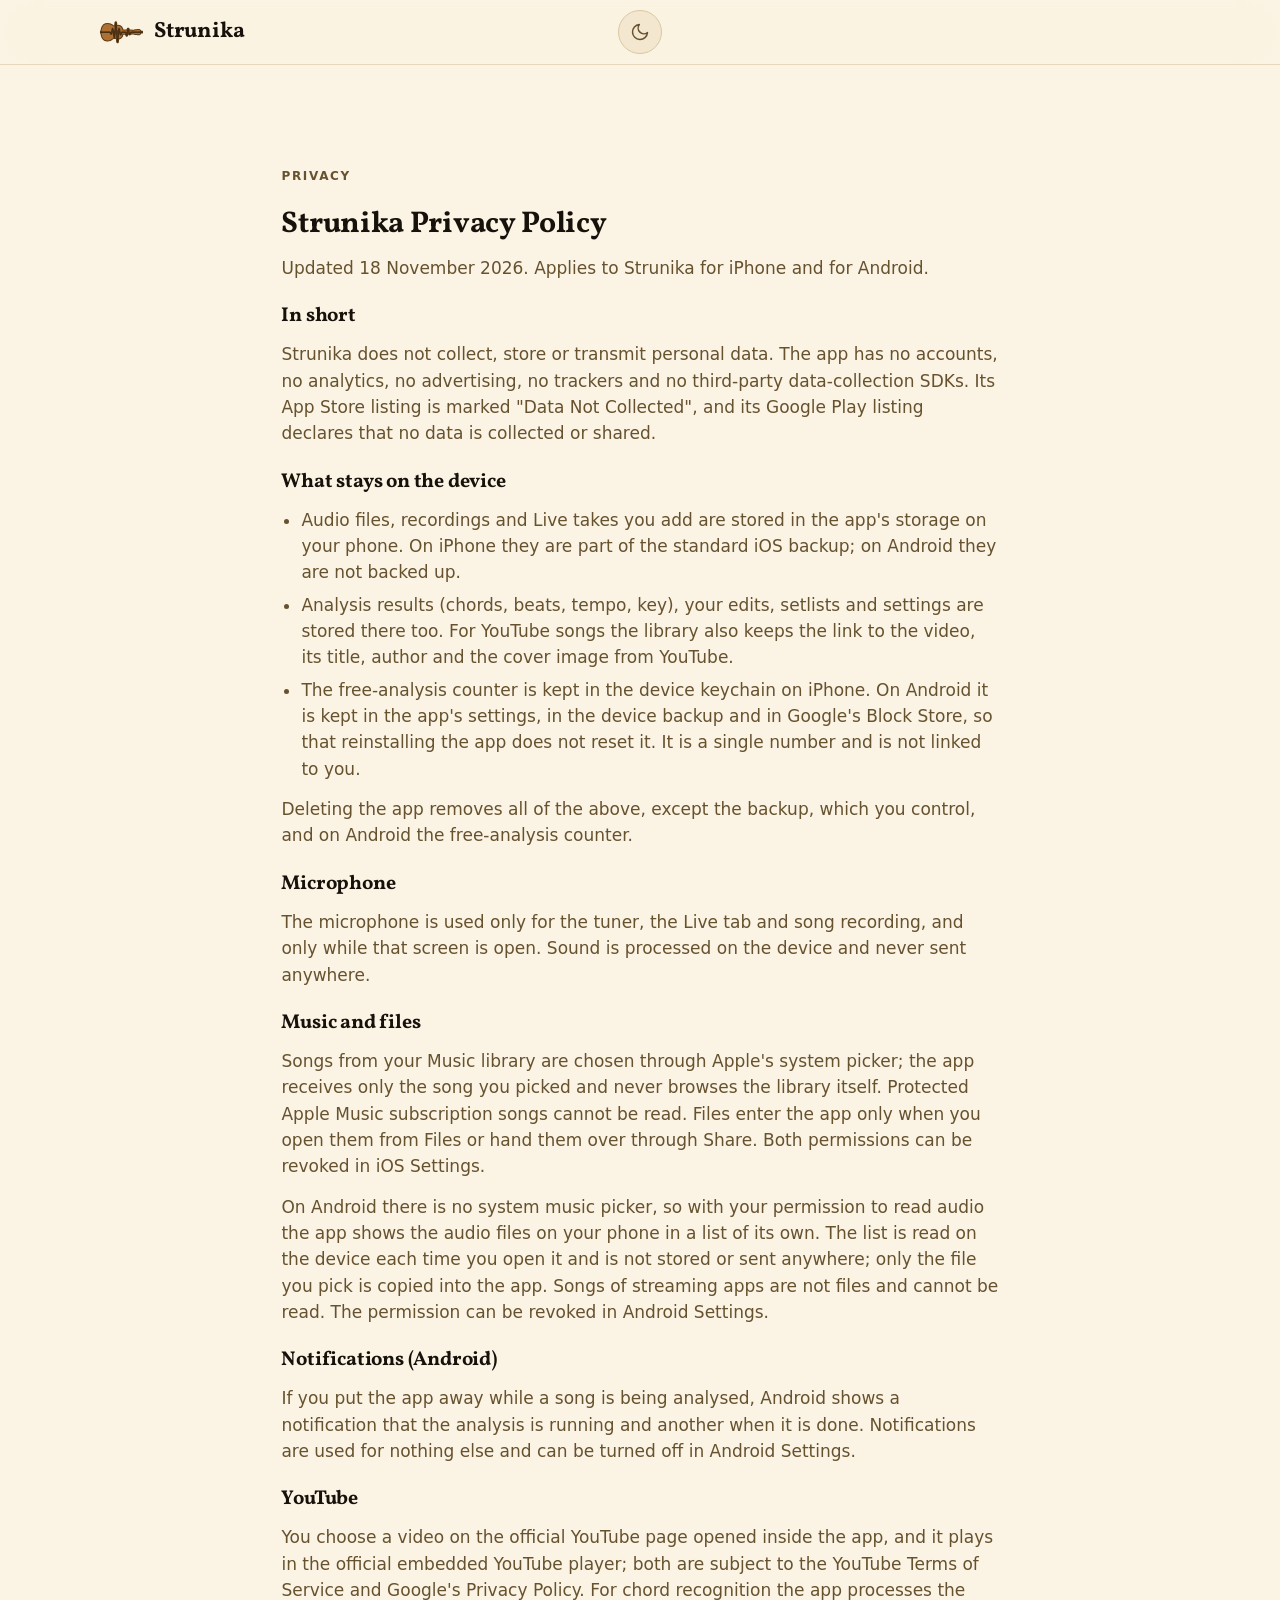
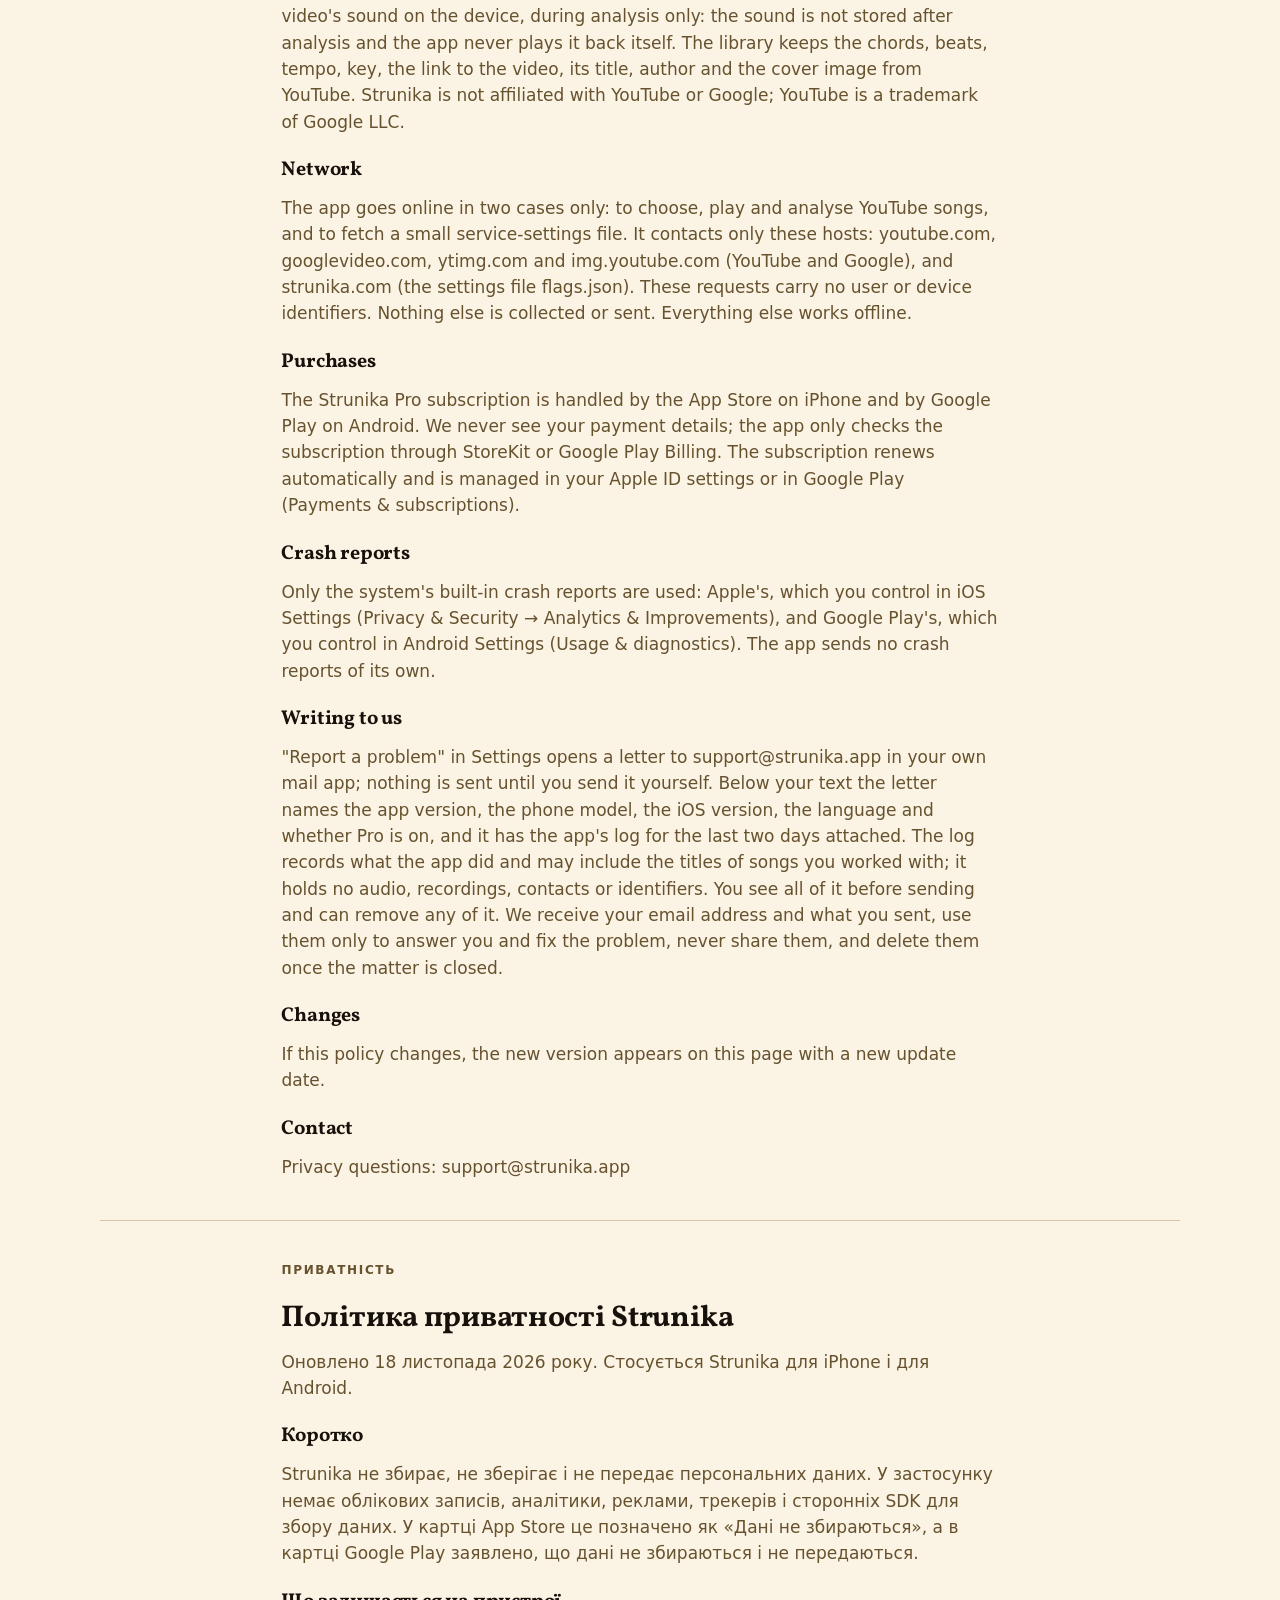
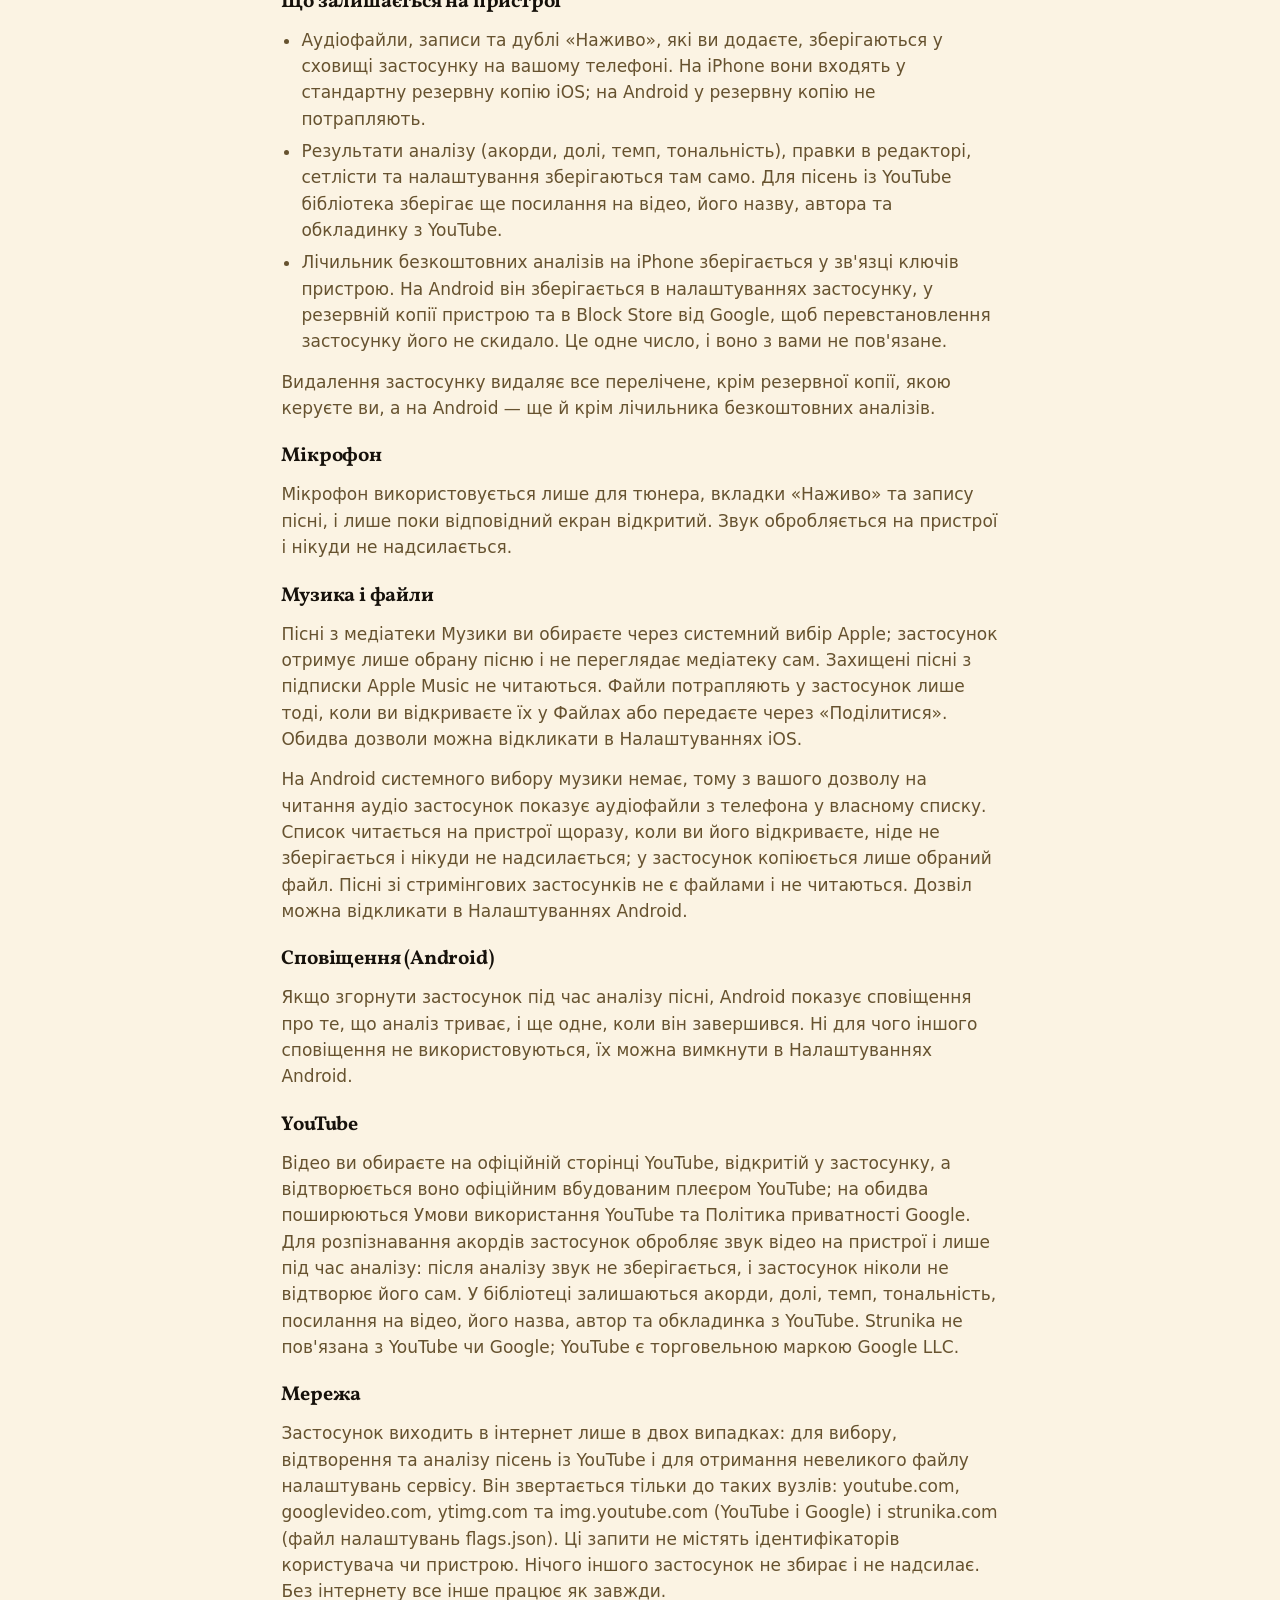
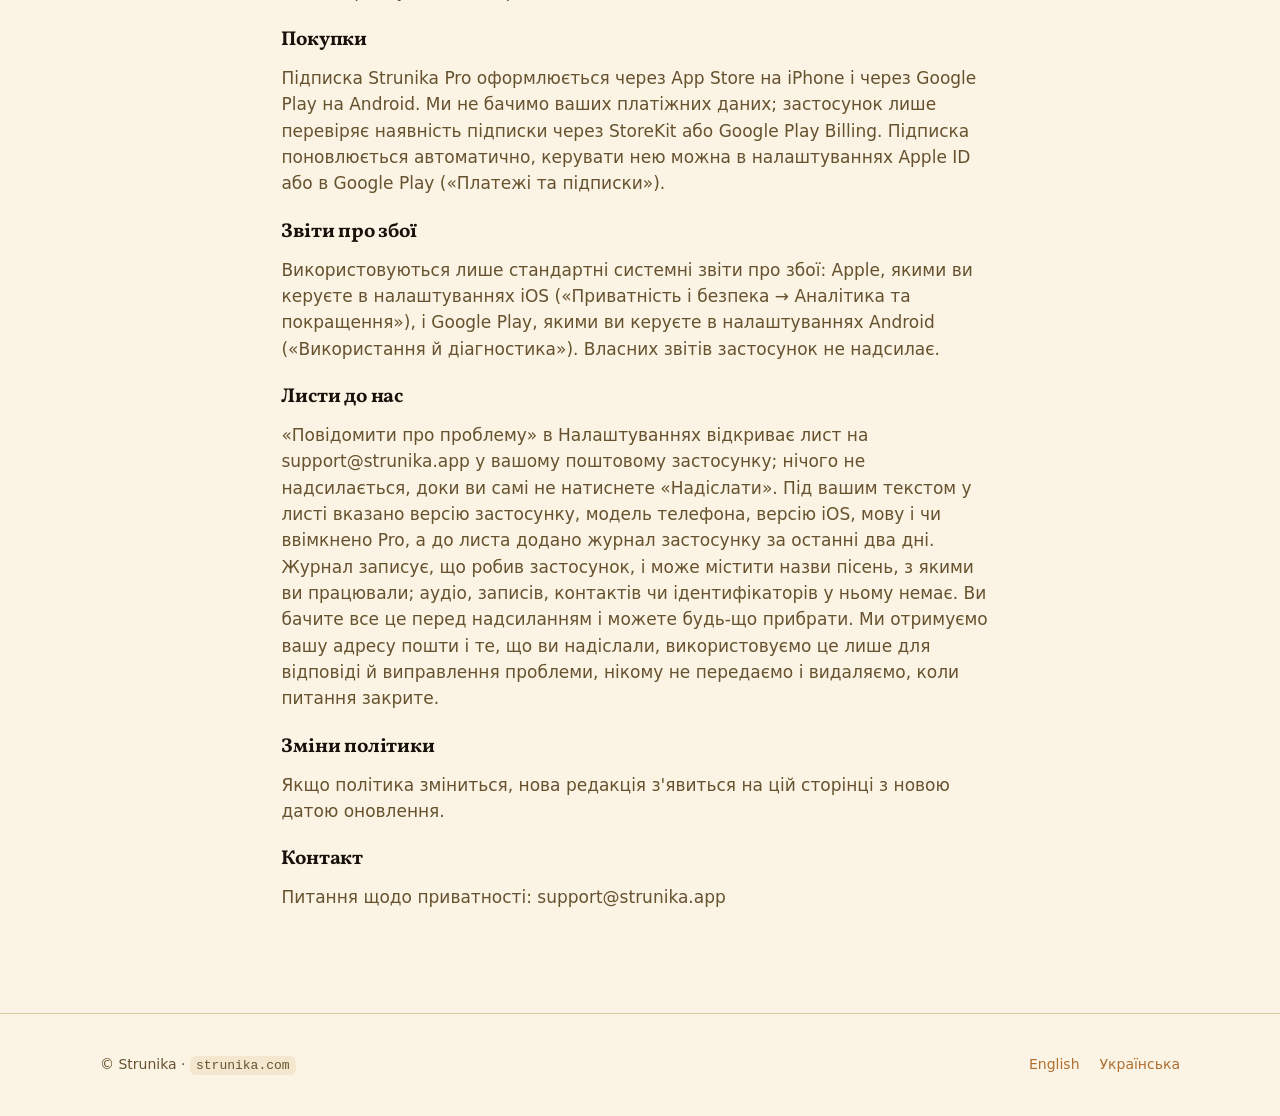
<file: privacy.html>
<!doctype html>
<html lang="en">
<head>
<meta charset="utf-8">
<meta name="viewport" content="width=device-width, initial-scale=1, viewport-fit=cover">
<title>Strunika Privacy Policy · Політика приватності Strunika</title>
<meta name="description" content="Strunika collects no personal data: no accounts, analytics or trackers; audio and chords stay on your phone, YouTube plays in the official player. Strunika не збирає персональних даних.">
<link rel="canonical" href="https://strunika.com/privacy.html">
<link rel="icon" href="assets/icon.svg?v=2" type="image/svg+xml">
<link rel="preconnect" href="https://fonts.googleapis.com">
<link rel="preconnect" href="https://fonts.gstatic.com" crossorigin>
<link rel="stylesheet" href="https://fonts.googleapis.com/css2?family=Vollkorn:wght@600;700&display=swap">
<link rel="stylesheet" href="assets/style.css">
<script>try{var t=localStorage.getItem('theme');if(t==='dark'||t==='light')document.documentElement.dataset.theme=t;}catch(e){}</script>
<style>
  .doc { max-width: 70ch; display: grid; gap: 14px; }
  .doc h2 { font-size: 30px; margin-top: 8px; }
  .doc h3 { font-size: 20px; margin-top: 10px; }
  .doc p, .doc li { color: var(--text2); }
  .doc ul { margin: 0; padding-left: 20px; display: grid; gap: 6px; }
  hr { border: 0; border-top: 1px solid var(--sep); margin: 40px 0; }
</style>
</head>
<body>
<header class="top">
  <div class="wrap">
    <a class="brand" href="/" aria-label="Strunika">
      <img class="mark mark-light" src="assets/mark_light.svg" alt="" width="44" height="24">
      <img class="mark mark-dark" src="assets/mark.svg" alt="" width="44" height="24">
      <span>Strunika</span>
    </a>
    <div class="tools">
      <button class="theme" id="theme-toggle" type="button" aria-label="Перемкнути тему">
        <svg class="moon" viewBox="0 0 24 24" fill="none" stroke="currentColor" stroke-width="1.8" stroke-linecap="round" stroke-linejoin="round"><path d="M21 12.8A9 9 0 1 1 11.2 3a7 7 0 0 0 9.8 9.8z"/></svg>
        <svg class="sun" viewBox="0 0 24 24" fill="none" stroke="currentColor" stroke-width="1.8" stroke-linecap="round"><circle cx="12" cy="12" r="4"/><path d="M12 2v2M12 20v2M4.9 4.9l1.4 1.4M17.7 17.7l1.4 1.4M2 12h2M20 12h2M4.9 19.1l1.4-1.4M17.7 6.3l1.4-1.4"/></svg>
      </button>
    </div>
  </div>
</header>
<main>
<section>
  <div class="wrap doc" lang="en">
    <p class="eyebrow">Privacy</p>
    <h2>Strunika Privacy Policy</h2>
    <p>Updated 18 November 2026. Applies to Strunika for iPhone and for Android.</p>
    <h3>In short</h3>
    <p>Strunika does not collect, store or transmit personal data. The app has no accounts, no analytics, no advertising, no trackers and no third-party data-collection SDKs. Its App Store listing is marked "Data Not Collected", and its Google Play listing declares that no data is collected or shared.</p>
    <h3>What stays on the device</h3>
    <ul>
      <li>Audio files, recordings and Live takes you add are stored in the app's storage on your phone. On iPhone they are part of the standard iOS backup; on Android they are not backed up.</li>
      <li>Analysis results (chords, beats, tempo, key), your edits, setlists and settings are stored there too. For YouTube songs the library also keeps the link to the video, its title, author and the cover image from YouTube.</li>
      <li>The free-analysis counter is kept in the device keychain on iPhone. On Android it is kept in the app's settings, in the device backup and in Google's Block Store, so that reinstalling the app does not reset it. It is a single number and is not linked to you.</li>
    </ul>
    <p>Deleting the app removes all of the above, except the backup, which you control, and on Android the free-analysis counter.</p>
    <h3>Microphone</h3>
    <p>The microphone is used only for the tuner, the Live tab and song recording, and only while that screen is open. Sound is processed on the device and never sent anywhere.</p>
    <h3>Music and files</h3>
    <p>Songs from your Music library are chosen through Apple's system picker; the app receives only the song you picked and never browses the library itself. Protected Apple Music subscription songs cannot be read. Files enter the app only when you open them from Files or hand them over through Share. Both permissions can be revoked in iOS Settings.</p>
    <p>On Android there is no system music picker, so with your permission to read audio the app shows the audio files on your phone in a list of its own. The list is read on the device each time you open it and is not stored or sent anywhere; only the file you pick is copied into the app. Songs of streaming apps are not files and cannot be read. The permission can be revoked in Android Settings.</p>
    <h3>Notifications (Android)</h3>
    <p>If you put the app away while a song is being analysed, Android shows a notification that the analysis is running and another when it is done. Notifications are used for nothing else and can be turned off in Android Settings.</p>
    <h3>YouTube</h3>
    <p>You choose a video on the official YouTube page opened inside the app, and it plays in the official embedded YouTube player; both are subject to the YouTube Terms of Service and Google's Privacy Policy. For chord recognition the app processes the video's sound on the device, during analysis only: the sound is not stored after analysis and the app never plays it back itself. The library keeps the chords, beats, tempo, key, the link to the video, its title, author and the cover image from YouTube. Strunika is not affiliated with YouTube or Google; YouTube is a trademark of Google LLC.</p>
    <h3>Network</h3>
    <p>The app goes online in two cases only: to choose, play and analyse YouTube songs, and to fetch a small service-settings file. It contacts only these hosts: youtube.com, googlevideo.com, ytimg.com and img.youtube.com (YouTube and Google), and strunika.com (the settings file flags.json). These requests carry no user or device identifiers. Nothing else is collected or sent. Everything else works offline.</p>
    <h3>Purchases</h3>
    <p>The Strunika Pro subscription is handled by the App Store on iPhone and by Google Play on Android. We never see your payment details; the app only checks the subscription through StoreKit or Google Play Billing. The subscription renews automatically and is managed in your Apple ID settings or in Google Play (Payments &amp; subscriptions).</p>
    <h3>Crash reports</h3>
    <p>Only the system's built-in crash reports are used: Apple's, which you control in iOS Settings (Privacy &amp; Security → Analytics &amp; Improvements), and Google Play's, which you control in Android Settings (Usage &amp; diagnostics). The app sends no crash reports of its own.</p>
    <h3>Writing to us</h3>
    <p>"Report a problem" in Settings opens a letter to support@strunika.app in your own mail app; nothing is sent until you send it yourself. Below your text the letter names the app version, the phone model, the iOS version, the language and whether Pro is on, and it has the app's log for the last two days attached. The log records what the app did and may include the titles of songs you worked with; it holds no audio, recordings, contacts or identifiers. You see all of it before sending and can remove any of it. We receive your email address and what you sent, use them only to answer you and fix the problem, never share them, and delete them once the matter is closed.</p>
    <h3>Changes</h3>
    <p>If this policy changes, the new version appears on this page with a new update date.</p>
    <h3>Contact</h3>
    <p>Privacy questions: support@strunika.app</p>
  </div>
  <div class="wrap"><hr></div>
  <div class="wrap doc" lang="uk">
    <p class="eyebrow">Приватність</p>
    <h2>Політика приватності Strunika</h2>
    <p>Оновлено 18 листопада 2026 року. Стосується Strunika для iPhone і для Android.</p>
    <h3>Коротко</h3>
    <p>Strunika не збирає, не зберігає і не передає персональних даних. У застосунку немає облікових записів, аналітики, реклами, трекерів і сторонніх SDK для збору даних. У картці App Store це позначено як «Дані не збираються», а в картці Google Play заявлено, що дані не збираються і не передаються.</p>
    <h3>Що залишається на пристрої</h3>
    <ul>
      <li>Аудіофайли, записи та дублі «Наживо», які ви додаєте, зберігаються у сховищі застосунку на вашому телефоні. На iPhone вони входять у стандартну резервну копію iOS; на Android у резервну копію не потрапляють.</li>
      <li>Результати аналізу (акорди, долі, темп, тональність), правки в редакторі, сетлісти та налаштування зберігаються там само. Для пісень із YouTube бібліотека зберігає ще посилання на відео, його назву, автора та обкладинку з YouTube.</li>
      <li>Лічильник безкоштовних аналізів на iPhone зберігається у зв'язці ключів пристрою. На Android він зберігається в налаштуваннях застосунку, у резервній копії пристрою та в Block Store від Google, щоб перевстановлення застосунку його не скидало. Це одне число, і воно з вами не пов'язане.</li>
    </ul>
    <p>Видалення застосунку видаляє все перелічене, крім резервної копії, якою керуєте ви, а на Android — ще й крім лічильника безкоштовних аналізів.</p>
    <h3>Мікрофон</h3>
    <p>Мікрофон використовується лише для тюнера, вкладки «Наживо» та запису пісні, і лише поки відповідний екран відкритий. Звук обробляється на пристрої і нікуди не надсилається.</p>
    <h3>Музика і файли</h3>
    <p>Пісні з медіатеки Музики ви обираєте через системний вибір Apple; застосунок отримує лише обрану пісню і не переглядає медіатеку сам. Захищені пісні з підписки Apple Music не читаються. Файли потрапляють у застосунок лише тоді, коли ви відкриваєте їх у Файлах або передаєте через «Поділитися». Обидва дозволи можна відкликати в Налаштуваннях iOS.</p>
    <p>На Android системного вибору музики немає, тому з вашого дозволу на читання аудіо застосунок показує аудіофайли з телефона у власному списку. Список читається на пристрої щоразу, коли ви його відкриваєте, ніде не зберігається і нікуди не надсилається; у застосунок копіюється лише обраний файл. Пісні зі стримінгових застосунків не є файлами і не читаються. Дозвіл можна відкликати в Налаштуваннях Android.</p>
    <h3>Сповіщення (Android)</h3>
    <p>Якщо згорнути застосунок під час аналізу пісні, Android показує сповіщення про те, що аналіз триває, і ще одне, коли він завершився. Ні для чого іншого сповіщення не використовуються, їх можна вимкнути в Налаштуваннях Android.</p>
    <h3>YouTube</h3>
    <p>Відео ви обираєте на офіційній сторінці YouTube, відкритій у застосунку, а відтворюється воно офіційним вбудованим плеєром YouTube; на обидва поширюються Умови використання YouTube та Політика приватності Google. Для розпізнавання акордів застосунок обробляє звук відео на пристрої і лише під час аналізу: після аналізу звук не зберігається, і застосунок ніколи не відтворює його сам. У бібліотеці залишаються акорди, долі, темп, тональність, посилання на відео, його назва, автор та обкладинка з YouTube. Strunika не пов'язана з YouTube чи Google; YouTube є торговельною маркою Google LLC.</p>
    <h3>Мережа</h3>
    <p>Застосунок виходить в інтернет лише в двох випадках: для вибору, відтворення та аналізу пісень із YouTube і для отримання невеликого файлу налаштувань сервісу. Він звертається тільки до таких вузлів: youtube.com, googlevideo.com, ytimg.com та img.youtube.com (YouTube і Google) і strunika.com (файл налаштувань flags.json). Ці запити не містять ідентифікаторів користувача чи пристрою. Нічого іншого застосунок не збирає і не надсилає. Без інтернету все інше працює як завжди.</p>
    <h3>Покупки</h3>
    <p>Підписка Strunika Pro оформлюється через App Store на iPhone і через Google Play на Android. Ми не бачимо ваших платіжних даних; застосунок лише перевіряє наявність підписки через StoreKit або Google Play Billing. Підписка поновлюється автоматично, керувати нею можна в налаштуваннях Apple ID або в Google Play («Платежі та підписки»).</p>
    <h3>Звіти про збої</h3>
    <p>Використовуються лише стандартні системні звіти про збої: Apple, якими ви керуєте в налаштуваннях iOS («Приватність і безпека → Аналітика та покращення»), і Google Play, якими ви керуєте в налаштуваннях Android («Використання й діагностика»). Власних звітів застосунок не надсилає.</p>
    <h3>Листи до нас</h3>
    <p>«Повідомити про проблему» в Налаштуваннях відкриває лист на support@strunika.app у вашому поштовому застосунку; нічого не надсилається, доки ви самі не натиснете «Надіслати». Під вашим текстом у листі вказано версію застосунку, модель телефона, версію iOS, мову і чи ввімкнено Pro, а до листа додано журнал застосунку за останні два дні. Журнал записує, що робив застосунок, і може містити назви пісень, з якими ви працювали; аудіо, записів, контактів чи ідентифікаторів у ньому немає. Ви бачите все це перед надсиланням і можете будь-що прибрати. Ми отримуємо вашу адресу пошти і те, що ви надіслали, використовуємо це лише для відповіді й виправлення проблеми, нікому не передаємо і видаляємо, коли питання закрите.</p>
    <h3>Зміни політики</h3>
    <p>Якщо політика зміниться, нова редакція з'явиться на цій сторінці з новою датою оновлення.</p>
    <h3>Контакт</h3>
    <p>Питання щодо приватності: support@strunika.app</p>
  </div>
</section>
</main>
<footer>
  <div class="wrap">
    <span>© Strunika · <code>strunika.com</code></span>
    <div class="links"><a href="/">English</a><a href="/ua/">Українська</a></div>
  </div>
</footer>
<script src="assets/main.js" defer></script>
</body>
</html>
</file>
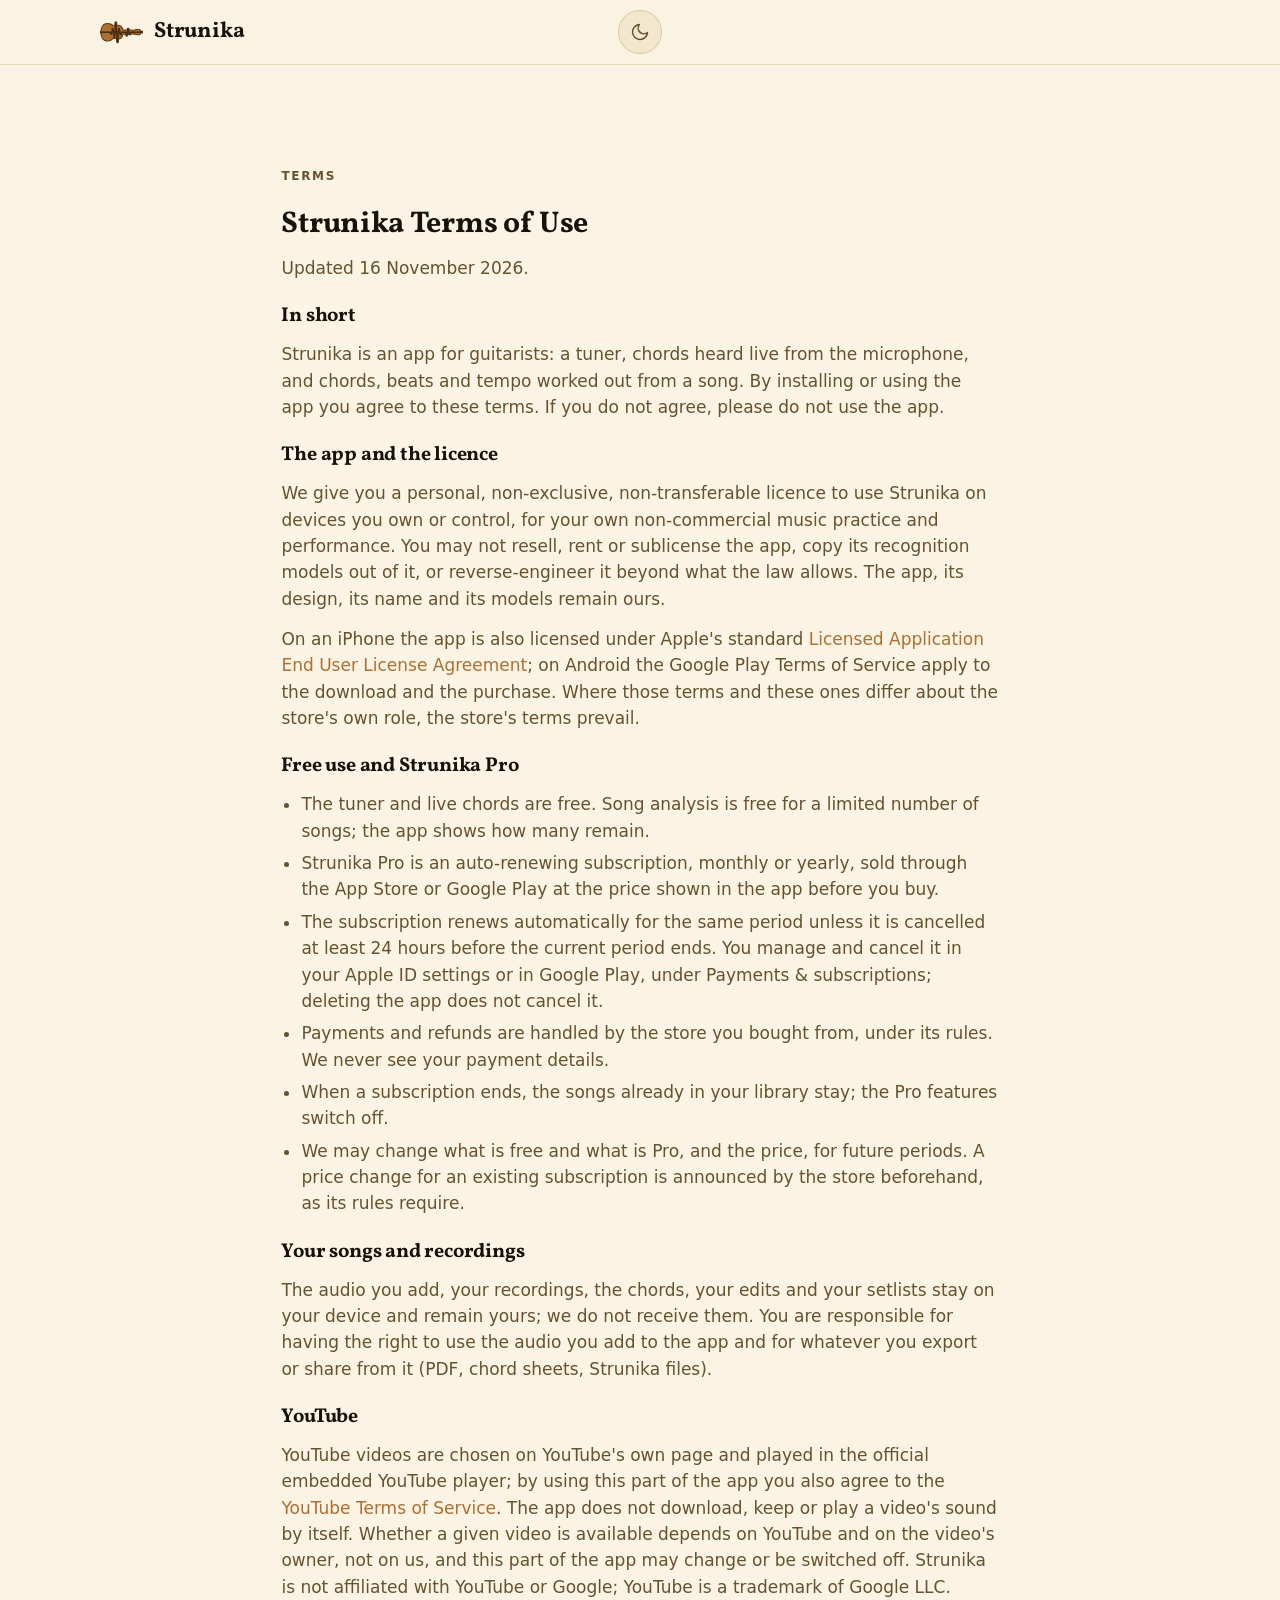
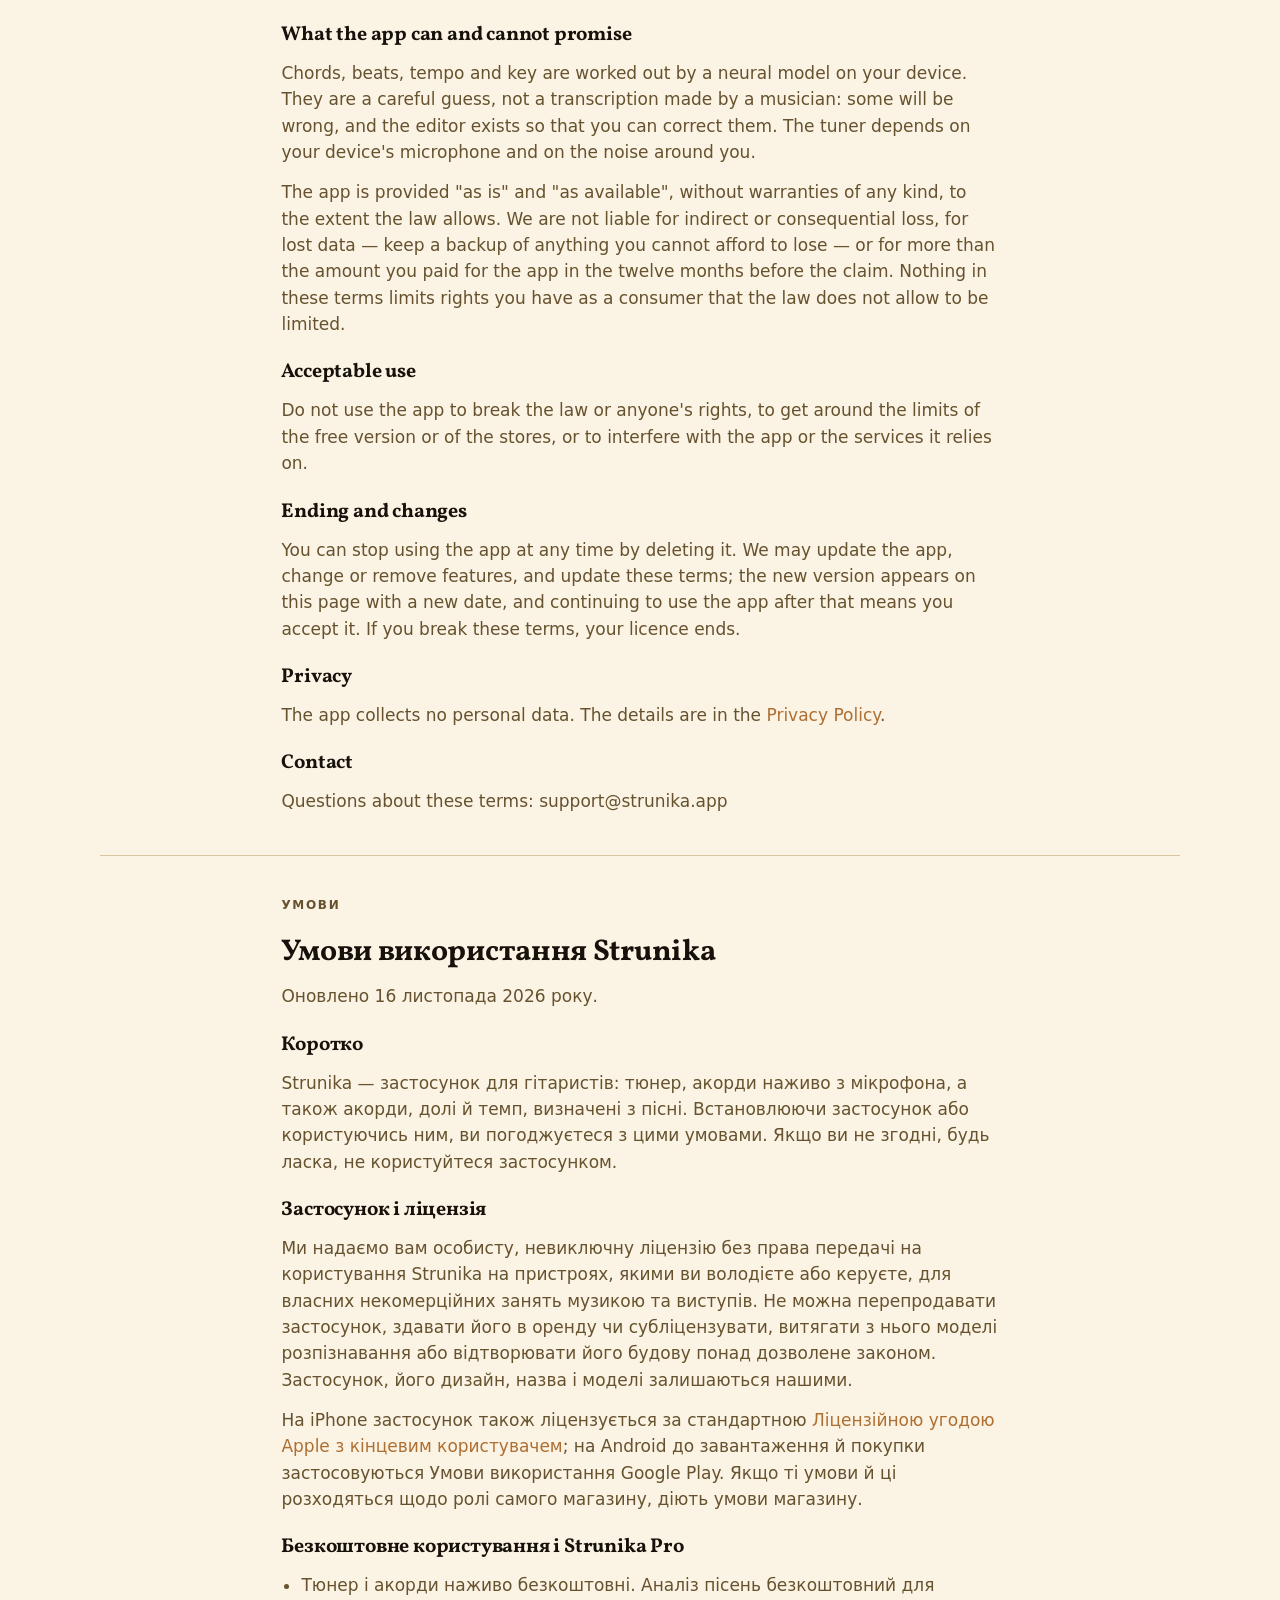
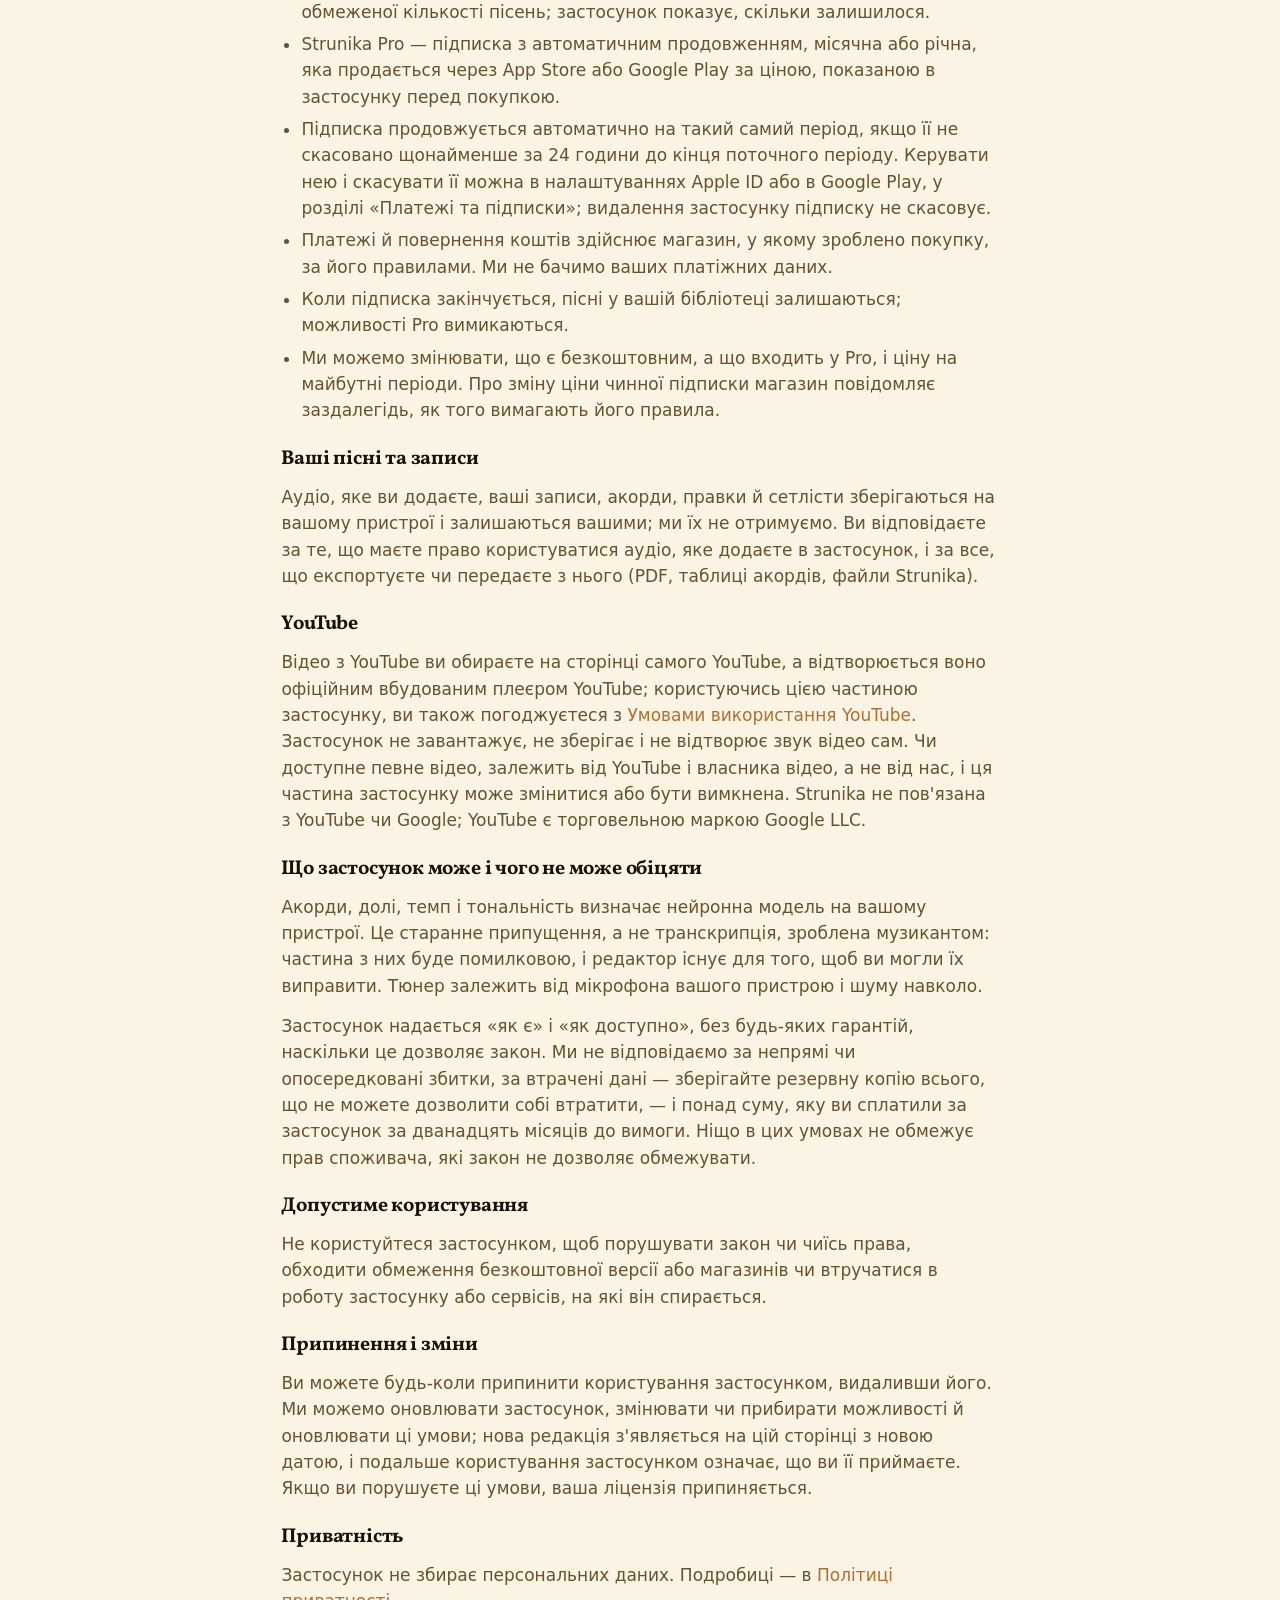
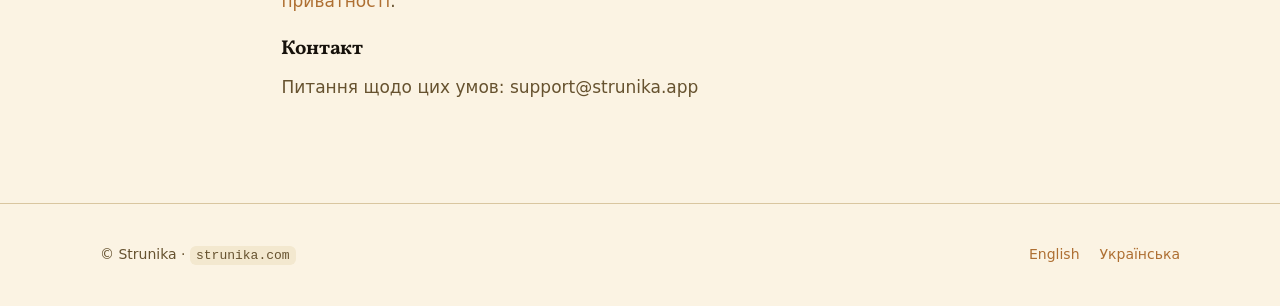
<file: terms.html>
<!doctype html>
<html lang="en">
<head>
<meta charset="utf-8">
<meta name="viewport" content="width=device-width, initial-scale=1, viewport-fit=cover">
<title>Strunika Terms of Use · Умови використання Strunika</title>
<meta name="description" content="Terms of use for the Strunika app: the licence, the Strunika Pro subscription, your songs and recordings, YouTube, and the limits of our responsibility. Умови використання застосунку Strunika.">
<link rel="canonical" href="https://strunika.com/terms.html">
<link rel="icon" href="assets/icon.svg?v=2" type="image/svg+xml">
<link rel="preconnect" href="https://fonts.googleapis.com">
<link rel="preconnect" href="https://fonts.gstatic.com" crossorigin>
<link rel="stylesheet" href="https://fonts.googleapis.com/css2?family=Vollkorn:wght@600;700&display=swap">
<link rel="stylesheet" href="assets/style.css">
<script>try{var t=localStorage.getItem('theme');if(t==='dark'||t==='light')document.documentElement.dataset.theme=t;}catch(e){}</script>
<style>
  .doc { max-width: 70ch; display: grid; gap: 14px; }
  .doc h2 { font-size: 30px; margin-top: 8px; }
  .doc h3 { font-size: 20px; margin-top: 10px; }
  .doc p, .doc li { color: var(--text2); }
  .doc ul { margin: 0; padding-left: 20px; display: grid; gap: 6px; }
  hr { border: 0; border-top: 1px solid var(--sep); margin: 40px 0; }
</style>
</head>
<body>
<header class="top">
  <div class="wrap">
    <a class="brand" href="/" aria-label="Strunika">
      <img class="mark mark-light" src="assets/mark_light.svg" alt="" width="44" height="24">
      <img class="mark mark-dark" src="assets/mark.svg" alt="" width="44" height="24">
      <span>Strunika</span>
    </a>
    <div class="tools">
      <button class="theme" id="theme-toggle" type="button" aria-label="Перемкнути тему">
        <svg class="moon" viewBox="0 0 24 24" fill="none" stroke="currentColor" stroke-width="1.8" stroke-linecap="round" stroke-linejoin="round"><path d="M21 12.8A9 9 0 1 1 11.2 3a7 7 0 0 0 9.8 9.8z"/></svg>
        <svg class="sun" viewBox="0 0 24 24" fill="none" stroke="currentColor" stroke-width="1.8" stroke-linecap="round"><circle cx="12" cy="12" r="4"/><path d="M12 2v2M12 20v2M4.9 4.9l1.4 1.4M17.7 17.7l1.4 1.4M2 12h2M20 12h2M4.9 19.1l1.4-1.4M17.7 6.3l1.4-1.4"/></svg>
      </button>
    </div>
  </div>
</header>
<main>
<section>
  <div class="wrap doc" lang="en">
    <p class="eyebrow">Terms</p>
    <h2>Strunika Terms of Use</h2>
    <p>Updated 16 November 2026.</p>
    <h3>In short</h3>
    <p>Strunika is an app for guitarists: a tuner, chords heard live from the microphone, and chords, beats and tempo worked out from a song. By installing or using the app you agree to these terms. If you do not agree, please do not use the app.</p>
    <h3>The app and the licence</h3>
    <p>We give you a personal, non-exclusive, non-transferable licence to use Strunika on devices you own or control, for your own non-commercial music practice and performance. You may not resell, rent or sublicense the app, copy its recognition models out of it, or reverse-engineer it beyond what the law allows. The app, its design, its name and its models remain ours.</p>
    <p>On an iPhone the app is also licensed under Apple's standard <a href="https://www.apple.com/legal/internet-services/itunes/dev/stdeula/">Licensed Application End User License Agreement</a>; on Android the Google Play Terms of Service apply to the download and the purchase. Where those terms and these ones differ about the store's own role, the store's terms prevail.</p>
    <h3>Free use and Strunika Pro</h3>
    <ul>
      <li>The tuner and live chords are free. Song analysis is free for a limited number of songs; the app shows how many remain.</li>
      <li>Strunika Pro is an auto-renewing subscription, monthly or yearly, sold through the App Store or Google Play at the price shown in the app before you buy.</li>
      <li>The subscription renews automatically for the same period unless it is cancelled at least 24 hours before the current period ends. You manage and cancel it in your Apple ID settings or in Google Play, under Payments &amp; subscriptions; deleting the app does not cancel it.</li>
      <li>Payments and refunds are handled by the store you bought from, under its rules. We never see your payment details.</li>
      <li>When a subscription ends, the songs already in your library stay; the Pro features switch off.</li>
      <li>We may change what is free and what is Pro, and the price, for future periods. A price change for an existing subscription is announced by the store beforehand, as its rules require.</li>
    </ul>
    <h3>Your songs and recordings</h3>
    <p>The audio you add, your recordings, the chords, your edits and your setlists stay on your device and remain yours; we do not receive them. You are responsible for having the right to use the audio you add to the app and for whatever you export or share from it (PDF, chord sheets, Strunika files).</p>
    <h3>YouTube</h3>
    <p>YouTube videos are chosen on YouTube's own page and played in the official embedded YouTube player; by using this part of the app you also agree to the <a href="https://www.youtube.com/t/terms">YouTube Terms of Service</a>. The app does not download, keep or play a video's sound by itself. Whether a given video is available depends on YouTube and on the video's owner, not on us, and this part of the app may change or be switched off. Strunika is not affiliated with YouTube or Google; YouTube is a trademark of Google LLC.</p>
    <h3>What the app can and cannot promise</h3>
    <p>Chords, beats, tempo and key are worked out by a neural model on your device. They are a careful guess, not a transcription made by a musician: some will be wrong, and the editor exists so that you can correct them. The tuner depends on your device's microphone and on the noise around you.</p>
    <p>The app is provided "as is" and "as available", without warranties of any kind, to the extent the law allows. We are not liable for indirect or consequential loss, for lost data — keep a backup of anything you cannot afford to lose — or for more than the amount you paid for the app in the twelve months before the claim. Nothing in these terms limits rights you have as a consumer that the law does not allow to be limited.</p>
    <h3>Acceptable use</h3>
    <p>Do not use the app to break the law or anyone's rights, to get around the limits of the free version or of the stores, or to interfere with the app or the services it relies on.</p>
    <h3>Ending and changes</h3>
    <p>You can stop using the app at any time by deleting it. We may update the app, change or remove features, and update these terms; the new version appears on this page with a new date, and continuing to use the app after that means you accept it. If you break these terms, your licence ends.</p>
    <h3>Privacy</h3>
    <p>The app collects no personal data. The details are in the <a href="/privacy.html">Privacy Policy</a>.</p>
    <h3>Contact</h3>
    <p>Questions about these terms: support@strunika.app</p>
  </div>
  <div class="wrap"><hr></div>
  <div class="wrap doc" lang="uk">
    <p class="eyebrow">Умови</p>
    <h2>Умови використання Strunika</h2>
    <p>Оновлено 16 листопада 2026 року.</p>
    <h3>Коротко</h3>
    <p>Strunika — застосунок для гітаристів: тюнер, акорди наживо з мікрофона, а також акорди, долі й темп, визначені з пісні. Встановлюючи застосунок або користуючись ним, ви погоджуєтеся з цими умовами. Якщо ви не згодні, будь ласка, не користуйтеся застосунком.</p>
    <h3>Застосунок і ліцензія</h3>
    <p>Ми надаємо вам особисту, невиключну ліцензію без права передачі на користування Strunika на пристроях, якими ви володієте або керуєте, для власних некомерційних занять музикою та виступів. Не можна перепродавати застосунок, здавати його в оренду чи субліцензувати, витягати з нього моделі розпізнавання або відтворювати його будову понад дозволене законом. Застосунок, його дизайн, назва і моделі залишаються нашими.</p>
    <p>На iPhone застосунок також ліцензується за стандартною <a href="https://www.apple.com/legal/internet-services/itunes/dev/stdeula/">Ліцензійною угодою Apple з кінцевим користувачем</a>; на Android до завантаження й покупки застосовуються Умови використання Google Play. Якщо ті умови й ці розходяться щодо ролі самого магазину, діють умови магазину.</p>
    <h3>Безкоштовне користування і Strunika Pro</h3>
    <ul>
      <li>Тюнер і акорди наживо безкоштовні. Аналіз пісень безкоштовний для обмеженої кількості пісень; застосунок показує, скільки залишилося.</li>
      <li>Strunika Pro — підписка з автоматичним продовженням, місячна або річна, яка продається через App Store або Google Play за ціною, показаною в застосунку перед покупкою.</li>
      <li>Підписка продовжується автоматично на такий самий період, якщо її не скасовано щонайменше за 24 години до кінця поточного періоду. Керувати нею і скасувати її можна в налаштуваннях Apple ID або в Google Play, у розділі «Платежі та підписки»; видалення застосунку підписку не скасовує.</li>
      <li>Платежі й повернення коштів здійснює магазин, у якому зроблено покупку, за його правилами. Ми не бачимо ваших платіжних даних.</li>
      <li>Коли підписка закінчується, пісні у вашій бібліотеці залишаються; можливості Pro вимикаються.</li>
      <li>Ми можемо змінювати, що є безкоштовним, а що входить у Pro, і ціну на майбутні періоди. Про зміну ціни чинної підписки магазин повідомляє заздалегідь, як того вимагають його правила.</li>
    </ul>
    <h3>Ваші пісні та записи</h3>
    <p>Аудіо, яке ви додаєте, ваші записи, акорди, правки й сетлісти зберігаються на вашому пристрої і залишаються вашими; ми їх не отримуємо. Ви відповідаєте за те, що маєте право користуватися аудіо, яке додаєте в застосунок, і за все, що експортуєте чи передаєте з нього (PDF, таблиці акордів, файли Strunika).</p>
    <h3>YouTube</h3>
    <p>Відео з YouTube ви обираєте на сторінці самого YouTube, а відтворюється воно офіційним вбудованим плеєром YouTube; користуючись цією частиною застосунку, ви також погоджуєтеся з <a href="https://www.youtube.com/t/terms">Умовами використання YouTube</a>. Застосунок не завантажує, не зберігає і не відтворює звук відео сам. Чи доступне певне відео, залежить від YouTube і власника відео, а не від нас, і ця частина застосунку може змінитися або бути вимкнена. Strunika не пов'язана з YouTube чи Google; YouTube є торговельною маркою Google LLC.</p>
    <h3>Що застосунок може і чого не може обіцяти</h3>
    <p>Акорди, долі, темп і тональність визначає нейронна модель на вашому пристрої. Це старанне припущення, а не транскрипція, зроблена музикантом: частина з них буде помилковою, і редактор існує для того, щоб ви могли їх виправити. Тюнер залежить від мікрофона вашого пристрою і шуму навколо.</p>
    <p>Застосунок надається «як є» і «як доступно», без будь-яких гарантій, наскільки це дозволяє закон. Ми не відповідаємо за непрямі чи опосередковані збитки, за втрачені дані — зберігайте резервну копію всього, що не можете дозволити собі втратити, — і понад суму, яку ви сплатили за застосунок за дванадцять місяців до вимоги. Ніщо в цих умовах не обмежує прав споживача, які закон не дозволяє обмежувати.</p>
    <h3>Допустиме користування</h3>
    <p>Не користуйтеся застосунком, щоб порушувати закон чи чиїсь права, обходити обмеження безкоштовної версії або магазинів чи втручатися в роботу застосунку або сервісів, на які він спирається.</p>
    <h3>Припинення і зміни</h3>
    <p>Ви можете будь-коли припинити користування застосунком, видаливши його. Ми можемо оновлювати застосунок, змінювати чи прибирати можливості й оновлювати ці умови; нова редакція з'являється на цій сторінці з новою датою, і подальше користування застосунком означає, що ви її приймаєте. Якщо ви порушуєте ці умови, ваша ліцензія припиняється.</p>
    <h3>Приватність</h3>
    <p>Застосунок не збирає персональних даних. Подробиці — в <a href="/privacy.html">Політиці приватності</a>.</p>
    <h3>Контакт</h3>
    <p>Питання щодо цих умов: support@strunika.app</p>
  </div>
</section>
</main>
<footer>
  <div class="wrap">
    <span>© Strunika · <code>strunika.com</code></span>
    <div class="links"><a href="/">English</a><a href="/ua/">Українська</a></div>
  </div>
</footer>
<script src="assets/main.js" defer></script>
</body>
</html>
</file>
<file: assets/style.css>
/* Strunika landing — tokens follow the app's Colors.xaml.
   Layout: one 1120px column; full-bleed bands for hero and FAQ; cards separated by surface tone on dark, by a 1px separator on light. */

:root {
  --bg: #FBF3E3;
  --surface1: #F3E8CF;
  --surface2: #E9D3A2;
  --sep: #D9C6A0;
  --text: #16110B;
  --text2: #66522F;
  --accent: #AE6F32;
  --accent2: #D9AC4C;
  --fill: #AE6F32;
  --on-fill: #FFF8EC;
  --dim: #A08A5C;
  --glow: rgba(217, 172, 76, 0.28);
  --error: #C4533A;
  --shadow: 0 18px 50px rgba(60, 40, 10, 0.14);

  --display: "Vollkorn", "Iowan Old Style", Georgia, serif;
  --body: -apple-system, BlinkMacSystemFont, "SF Pro Text", "Segoe UI", Roboto, system-ui, sans-serif;

  --col: 1120px;
  --gutter: max(20px, env(safe-area-inset-left, 0px));
  --gutter-r: max(20px, env(safe-area-inset-right, 0px));
  --radius: 20px;
  color-scheme: light;
}

@media (prefers-color-scheme: dark) {
  :root:not([data-theme="light"]) {
    --bg: #16110B; --surface1: #211A10; --surface2: #2C2316; --sep: #3A2E1C;
    --text: #E9D3A2; --text2: #A48F66; --accent: #D9AC4C; --accent2: #AE6F32;
    --fill: #D9AC4C; --on-fill: #16110B; --dim: #7A6543;
    --glow: rgba(217, 172, 76, 0.22);
    --shadow: 0 18px 50px rgba(0, 0, 0, 0.45);
    color-scheme: dark;
  }
}
:root[data-theme="dark"] {
  --bg: #16110B; --surface1: #211A10; --surface2: #2C2316; --sep: #3A2E1C;
  --text: #E9D3A2; --text2: #A48F66; --accent: #D9AC4C; --accent2: #AE6F32;
  --fill: #D9AC4C; --on-fill: #16110B; --dim: #7A6543;
  --glow: rgba(217, 172, 76, 0.22);
  --shadow: 0 18px 50px rgba(0, 0, 0, 0.45);
  color-scheme: dark;
}

*, *::before, *::after { box-sizing: border-box; }
html { scroll-behavior: smooth; -webkit-text-size-adjust: 100%; }
@media (prefers-reduced-motion: reduce) { html { scroll-behavior: auto; } }

body {
  margin: 0;
  background: var(--bg);
  color: var(--text);
  font-family: var(--body);
  font-size: 17px;
  line-height: 1.55;
  overflow-x: hidden;
  transition: background-color .25s ease, color .25s ease;
}
img, svg, canvas { max-width: 100%; display: block; }
a { color: var(--accent); text-decoration: none; }
a:hover { text-decoration: underline; text-underline-offset: 3px; }
:focus-visible { outline: 2px solid var(--accent); outline-offset: 3px; border-radius: 6px; }

.wrap {
  max-width: var(--col);
  margin-inline: auto;
  padding-left: var(--gutter);
  padding-right: var(--gutter-r);
}

h1, h2, h3 { font-family: var(--display); font-weight: 700; line-height: 1.1; margin: 0; text-wrap: balance; letter-spacing: -0.01em; }
h1 { font-size: clamp(40px, 7vw, 76px); }
h2 { font-size: clamp(30px, 4.4vw, 48px); }
h3 { font-size: 22px; }
p { margin: 0; }
.lead { font-size: clamp(18px, 2.1vw, 22px); color: var(--text2); max-width: 36em; }
.eyebrow { font-family: var(--body); font-size: 12px; font-weight: 600; letter-spacing: .14em; text-transform: uppercase; color: var(--accent); }
.muted { color: var(--text2); }

/* ---------- header ---------- */
.top {
  position: sticky; top: env(safe-area-inset-top, 0px); z-index: 50;
  background: color-mix(in srgb, var(--bg) 82%, transparent);
  -webkit-backdrop-filter: blur(18px) saturate(1.4); backdrop-filter: blur(18px) saturate(1.4);
  border-bottom: 1px solid color-mix(in srgb, var(--sep) 60%, transparent);
}
.top .wrap { display: grid; grid-template-columns: 1fr auto 1fr; align-items: center; gap: 18px; height: 64px; position: relative; }
.brand { display: flex; align-items: center; gap: 10px; color: var(--text); font-family: var(--display); font-weight: 700; font-size: 22px; }
.brand:hover { text-decoration: none; }
.brand .mark { width: 44px; height: 24px; }
.mark-dark { display: none; }
@media (prefers-color-scheme: dark) { :root:not([data-theme="light"]) .mark-dark { display: block; } :root:not([data-theme="light"]) .mark-light { display: none; } }
:root[data-theme="dark"] .mark-dark { display: block; }
:root[data-theme="dark"] .mark-light { display: none; }

.nav { display: flex; gap: 22px; justify-self: center; font-size: 15px; }
.nav a { color: var(--text2); font-weight: 500; white-space: nowrap; }
.nav a:hover { color: var(--text); text-decoration: none; }
.menu-btn { display: none; width: 44px; height: 44px; border-radius: 999px; border: 1px solid var(--sep); background: var(--surface1); color: var(--text); padding: 0; cursor: pointer; place-items: center; }
.menu-btn svg { width: 22px; height: 22px; }
.menu-btn path { transition: transform .25s, opacity .2s; transform-box: fill-box; transform-origin: center; }
.menu-btn[aria-expanded="true"] .l1 { transform: translateY(5px) rotate(45deg); }
.menu-btn[aria-expanded="true"] .l2 { opacity: 0; }
.menu-btn[aria-expanded="true"] .l3 { transform: translateY(-5px) rotate(-45deg); }
@media (max-width: 960px) {
  .menu-btn { display: grid; }
  .top .wrap { gap: 10px; grid-template-columns: 1fr auto; position: static; }
  .nav {
    position: absolute; left: 0; right: 0; top: 100%; width: auto; justify-self: auto;
    display: flex; flex-direction: column; gap: 0; margin: 0; padding: 6px var(--gutter-r) 10px var(--gutter);
    background: var(--bg); border-bottom: 1px solid var(--sep); box-shadow: var(--shadow);
    clip-path: inset(0 0 100% 0); transform: translateY(-14px); opacity: 0; visibility: hidden; pointer-events: none;
    transition: clip-path .32s cubic-bezier(.2,.8,.2,1), transform .32s cubic-bezier(.2,.8,.2,1), opacity .22s, visibility 0s .32s;
  }
  .nav.open { clip-path: inset(0); transform: none; opacity: 1; visibility: visible; pointer-events: auto; transition: clip-path .34s cubic-bezier(.2,.8,.2,1), transform .34s cubic-bezier(.2,.8,.2,1), opacity .18s, visibility 0s; }
  .nav a { padding: 15px 4px; font-size: 17px; border-bottom: 1px solid var(--sep); color: var(--text); }
  .nav a:last-child { border-bottom: 0; }
  @media (prefers-reduced-motion: reduce) { .nav, .nav.open { transition: none; } }
}
@media (max-width: 960px) {
  .top .btn-sm { padding: 0 12px; }
  .brand { font-size: 20px; gap: 8px; }
  /* the language and theme switches live in the menu on phones (main.js moves them) */
  .nav .nav-extra { display: flex; align-items: center; gap: 10px; padding: 12px 0 6px; }
  .nav .nav-extra .lang { width: auto; padding: 0 16px; }
}
/* when even that is too much, the download button shrinks to an icon; the name and the logo never leave */
.top .btn-sm .dl-ico { display: none; width: 22px; height: 22px; }
@media (max-width: 360px) { .top .btn-sm { width: 44px; padding: 0; justify-content: center; } .top .btn-sm span { display: none; } .top .btn-sm .dl-ico { display: block; } }

.tools { display: flex; align-items: center; gap: 8px; justify-self: end; }
.lang { width: 44px; height: 44px; display: grid; place-items: center; font-size: 13px; font-weight: 600; letter-spacing: .06em; color: var(--text2); border-radius: 999px; border: 1px solid var(--sep); background: var(--surface1); }
.lang:hover { color: var(--text); text-decoration: none; border-color: var(--accent); }

.theme {
  width: 44px; height: 44px; border-radius: 999px; border: 1px solid var(--sep);
  background: var(--surface1); color: var(--text2); cursor: pointer; display: grid; place-items: center; padding: 0;
  transition: transform .25s cubic-bezier(.2,.9,.3,1.3), color .2s;
}
.theme:hover { color: var(--accent); }
.theme:active { transform: scale(.92); }
.theme svg { width: 20px; height: 20px; }
.theme .sun { display: none; }
@media (prefers-color-scheme: dark) { :root:not([data-theme="light"]) .theme .sun { display: block; } :root:not([data-theme="light"]) .theme .moon { display: none; } }
:root[data-theme="dark"] .theme .sun { display: block; }
:root[data-theme="dark"] .theme .moon { display: none; }

/* ---------- buttons ---------- */
.btn {
  display: inline-flex; align-items: center; gap: 10px; height: 52px; padding: 0 22px; border-radius: 999px;
  font-weight: 600; font-size: 16px; border: 1px solid transparent; cursor: pointer; white-space: nowrap;
  transition: transform .2s cubic-bezier(.2,.9,.3,1.4), box-shadow .25s, background-color .2s;
}
.btn:hover { text-decoration: none; transform: translateY(-1px); }
.btn:active { transform: scale(.97); }
.btn-primary { background: var(--fill); color: var(--on-fill); box-shadow: 0 10px 30px var(--glow); }
.btn-primary:hover { box-shadow: 0 14px 38px var(--glow); }
.btn-ghost { border-color: var(--sep); color: var(--text); background: color-mix(in srgb, var(--surface1) 70%, transparent); }
.btn-ghost:hover { border-color: var(--accent); }
.btn svg { width: 20px; height: 20px; flex: none; }
.btn-sm { height: 44px; padding: 0 18px; font-size: 14px; }

/* ---------- hero ----------
   The song page screenshot on the right, the headline on the left, the conveyor running behind both.
   The text column keeps a strip free at the bottom where the conveyor's chord pills ride. */
.hero { position: relative; overflow: hidden; padding-block: clamp(12px, 2vw, 28px) clamp(48px, 7vw, 120px); } /* room under the screenshot for the conveyor's wave and ruler */
.hero::after {
  content: ""; position: absolute; inset: 0; pointer-events: none; z-index: 1;
  background: linear-gradient(to bottom, var(--bg) 0, color-mix(in srgb, var(--bg) 90%, transparent) 26%, color-mix(in srgb, var(--bg) 40%, transparent) 44%, transparent 58%);
}
.hero-bg {
  position: absolute; left: 0; top: 0; width: 100%; height: 100%; pointer-events: none;
  filter: blur(2px); opacity: .85; transform: translateZ(0);
  -webkit-mask-image: linear-gradient(to right, transparent 0, #000 10%, #000 90%, transparent 100%), linear-gradient(to bottom, transparent 0, #000 30%, #000 88%, transparent 100%);
  -webkit-mask-composite: source-in;
  mask-image: linear-gradient(to right, transparent 0, #000 10%, #000 90%, transparent 100%), linear-gradient(to bottom, transparent 0, #000 30%, #000 88%, transparent 100%);
  mask-composite: intersect;
}
.hero::before {
  content: ""; position: absolute; inset: -20% -10% auto; height: 70%; pointer-events: none; z-index: 1;
  background: radial-gradient(50% 60% at 72% 40%, var(--glow), transparent 70%);
  opacity: .8;
}
.hero .wrap { position: relative; z-index: 2; display: grid; grid-template-columns: minmax(0, 1.1fr) minmax(0, .9fr); gap: clamp(24px, 4vw, 64px); align-items: start; }
/* the words end above the conveyor's pill row, which sits at 69 % of the screenshot's height */
.hero-text { display: grid; gap: 24px; justify-items: start; align-content: start; min-width: 0; padding-top: 0; }
.hero h1 { max-width: 12ch; font-size: clamp(42px, 6.4vw, 80px); letter-spacing: -.02em; line-height: 1.04; }
.hero h1 em { font-style: normal; color: var(--accent); }
.hero .lead { max-width: 28em; text-shadow: 0 1px 24px var(--bg); }
.cta { display: flex; gap: 12px; flex-wrap: wrap; align-items: flex-start; }
.cta .dl { display: flex; flex-direction: column; align-items: center; gap: 6px; }
.cta-note { margin: 0; font-size: 15px; line-height: 1.2; color: var(--text2); opacity: .8; }

/* store badges: black in the dark theme, white with a black frame in the light one */
.stores { gap: 12px; }
.store {
  --b-bg: #fff; --b-fg: #000; --b-line: #000;
  display: inline-flex; align-items: center; gap: 9px; height: 56px; padding: 0 16px 0 13px;
  border-radius: 12px; background: var(--b-bg); color: var(--b-fg); border: 1.5px solid var(--b-line);
  font-family: -apple-system, BlinkMacSystemFont, "SF Pro Display", "Segoe UI", Helvetica, Arial, sans-serif;
  text-decoration: none; white-space: nowrap;
  transition: transform .2s cubic-bezier(.2,.9,.3,1.4), box-shadow .25s;
}
@media (prefers-color-scheme: dark) { :root:not([data-theme="light"]) .store { --b-bg: #000; --b-fg: #fff; --b-line: #a6a6a6; } }
:root[data-theme="dark"] .store { --b-bg: #000; --b-fg: #fff; --b-line: #a6a6a6; }
a.store:hover { text-decoration: none; transform: translateY(-1px); box-shadow: 0 10px 28px var(--glow); }
a.store:active { transform: scale(.97); }
.store-ico { width: 28px; height: 30px; flex: none; }
.store-txt { display: flex; flex-direction: column; line-height: 1; text-align: left; }
.store-txt small { font-size: 11px; font-weight: 500; letter-spacing: .01em; margin-bottom: 3px; }
.store-txt b { font-size: 22px; font-weight: 600; letter-spacing: -.01em; }
.store.is-off { opacity: .45; cursor: default; filter: grayscale(.35); }
.store-soon { display: flex; flex-direction: column; align-items: center; gap: 6px; }
.store-soon .cta-note { font-size: 13px; }
@media (max-width: 440px) {
  .stores { gap: 8px; flex-wrap: nowrap; width: 100%; }
  .stores > .store, .store-soon { flex: 1 1 0; min-width: 0; }
  .store-soon .store { width: 100%; }
  .store { height: 50px; gap: 6px; padding: 0 8px; border-radius: 10px; justify-content: center; }
  .store-ico { width: 22px; height: 24px; }
  .store-txt small { font-size: 9px; margin-bottom: 2px; }
  .store-txt b { font-size: 17px; }
}
@media (max-width: 340px) { .store-ico { width: 19px; height: 21px; } .store-txt b { font-size: 15px; } .store-txt small { font-size: 8px; } }
.hero-shot { margin: 0; justify-self: center; width: min(340px, 100%, calc((100svh - 164px) / 2.165)); min-width: 220px; position: relative; margin-top: 0; }
.hero-shot img { width: 100%; height: auto; border-radius: 13% / 6%; box-shadow: var(--shadow); border: 1px solid var(--sep); background: var(--surface1); }
/* the screenshot rises in once with the page; it is visible at rest without this */
@keyframes shot-in { from { opacity: 0; transform: translateY(24px) scale(.98); } }
.js .hero-shot { animation: shot-in .9s cubic-bezier(.23,1,.32,1) .15s backwards; }
@media (prefers-reduced-motion: reduce) { .js .hero-shot { animation: none; } }
/* wide screens: the first screen is exactly the window under the header, the conveyor's ruler at its bottom edge */
@media (min-width: 861px) { .hero { min-height: calc(100svh - 64px); padding-bottom: 0; } }
/* phones and narrow windows: the screenshot first, the words under it, the conveyor behind the screenshot */
@media (max-width: 860px) {
  /* The first screen of a phone is the screenshot and the headline, nothing more. The shot takes the height
     the headline leaves (capped by the width); the headline's row fills the rest of the screen and centres it,
     so the description always starts below the screen's edge, whatever the phone. */
  .hero { --gut: 16px; --pad: 8px; --gap: 16px; padding-top: var(--pad);
          --shot-w: max(150px, min(0.82 * (100vw - 2 * var(--gut)), (100svh - 64px - 112px) / 2.165)); }
  @media (min-width: 641px) { .hero { --gut: 20px; } }
  .hero .wrap { grid-template-columns: minmax(0, 1fr); gap: var(--gap); justify-items: center; text-align: center;
                grid-template-rows: auto minmax(min-content, calc(100svh - 64px - var(--pad) - var(--shot-w) * 2.165 - var(--gap))) auto auto; }
  .hero-shot { order: -1; width: var(--shot-w); min-width: 0; margin-top: 0; }
  .hero-text { display: contents; } /* its headline, description and button become rows of the hero's grid */
  .hero h1 { align-self: center; font-size: clamp(30px, 8.6vw, 38px); } /* a smaller headline gives the screenshot more room */
  .hero::after { display: none; }
  .hero-bg { -webkit-mask-image: linear-gradient(to right, transparent 0, #000 8%, #000 92%, transparent 100%); mask-image: linear-gradient(to right, transparent 0, #000 8%, #000 92%, transparent 100%); }
}
@media (max-width: 640px) { .hero-bg { filter: blur(1.5px); } }


/* ---------- sections ---------- */
section { padding-block: clamp(56px, 8vw, 110px); }
/* a jump to a section lands its heading 24px under the sticky header: the section's own top padding is taken back */
section { scroll-margin-top: calc(64px + env(safe-area-inset-top, 0px) + 24px - clamp(56px, 8vw, 110px)); }
.sec[id] { scroll-margin-top: calc(64px + env(safe-area-inset-top, 0px) + 24px); }
.sec { display: grid; grid-template-columns: minmax(0, 1fr) var(--animw, 200px); gap: clamp(20px, 4vw, 56px); align-items: start; }
.side-left .sec, .sec.side-left { grid-template-columns: var(--animw, 200px) minmax(0, 1fr); }
.side-left .sec .sec-body, .sec.side-left .sec-body { order: 2; }
#screens .sec + .sec { margin-top: clamp(56px, 8vw, 120px); }
.sec-body { min-width: 0; }
.sec-anim { --animh: min(68vh, 640px); --hdr: calc(64px + env(safe-area-inset-top, 0px)); position: sticky; top: calc(var(--hdr) + (100vh - var(--hdr) - var(--animh)) / 2); height: var(--animh); min-width: 0; align-self: stretch; }
.sec-anim canvas {
  width: 100%; height: 100%; display: block;
  -webkit-mask-image: linear-gradient(to bottom, transparent 0, #000 14%, #000 86%, transparent 100%);
  mask-image: linear-gradient(to bottom, transparent 0, #000 14%, #000 86%, transparent 100%);
}
@media (max-width: 900px) { :root { --animw: 120px; } }
@media (max-width: 600px) { :root { --animw: 72px; } .sec { gap: 14px; } .sec-anim { --animh: min(60vh, 460px); } }
@media (max-width: 400px) { :root { --animw: 60px; } }
/* the narrowest phones (SE 1st gen, 320px) give the whole width to the text: no side conveyor */
@media (max-width: 360px) { .sec, .side-left .sec, .sec.side-left { grid-template-columns: minmax(0, 1fr); } .sec-anim { display: none; } .sec-body { order: 0; } }
.sec-head { display: grid; gap: 14px; max-width: 42em; margin-bottom: clamp(28px, 4vw, 48px); }

/* steps */
.steps { display: grid; grid-template-columns: repeat(3, 1fr); gap: 20px; }
@media (max-width: 1000px) { .steps { grid-template-columns: 1fr; } }
.step { position: relative; padding: 26px; border-radius: var(--radius); background: var(--surface1); border: 1px solid var(--sep); display: grid; gap: 12px; align-content: start; }
.step .n { font-family: var(--display); font-size: 44px; line-height: 1; color: var(--accent); }
.step h3 { font-size: 21px; }
.step p { color: var(--text2); font-size: 16px; }

/* feature grid */
.grid { display: grid; grid-template-columns: repeat(3, 1fr); gap: 18px; }
@media (max-width: 1100px) { .grid { grid-template-columns: repeat(2, 1fr); } }
@media (max-width: 720px) { .grid { grid-template-columns: 1fr; } }
.card {
  background: var(--surface1); border: 1px solid var(--sep); border-radius: var(--radius); padding: 24px;
  display: grid; gap: 10px; align-content: start; min-width: 0;
  transition: transform .35s cubic-bezier(.2,.8,.2,1), box-shadow .35s, border-color .25s;
}
.card:hover { transform: translateY(-4px); box-shadow: var(--shadow); border-color: color-mix(in srgb, var(--accent) 45%, var(--sep)); }
.card .ico { width: 44px; height: 44px; border-radius: 14px; display: grid; place-items: center; background: color-mix(in srgb, var(--accent) 14%, transparent); color: var(--accent); }
.card .ico svg { width: 24px; height: 24px; }
.card h3 { font-size: 20px; display: flex; align-items: center; gap: 8px; flex-wrap: wrap; }
.card p { color: var(--text2); font-size: 15.5px; }
.pro { font-family: var(--body); font-size: 11px; font-weight: 700; letter-spacing: .1em; padding: 3px 8px; border-radius: 999px; background: var(--fill); color: var(--on-fill); }
.card.wide { grid-column: span 2; }
/* feature and roadmap cards: the icon on top in the middle, larger, the name under it, the description below */
#features .card, #roadmap .card { justify-items: center; text-align: center; gap: 12px; padding: 28px 24px; }
#features .card .ico, #roadmap .card .ico { width: 64px; height: 64px; border-radius: 20px; }
#features .card .ico svg, #roadmap .card .ico svg { width: 34px; height: 34px; }
#features .card h3, #roadmap .card h3 { justify-content: center; }
#features .card p, #roadmap .card p { max-width: 30ch; }
@media (max-width: 600px) { .card.wide { grid-column: auto; } }

/* split band (privacy, live) */
.split { display: grid; grid-template-columns: 1.1fr .9fr; gap: clamp(28px, 5vw, 72px); align-items: center; }
@media (max-width: 1100px) { .split { grid-template-columns: 1fr; } }
.split ul { margin: 18px 0 0; padding: 0; list-style: none; display: grid; gap: 12px; }
.split li { display: flex; gap: 12px; align-items: flex-start; color: var(--text2); }
.split li::before { content: ""; flex: none; width: 10px; height: 10px; margin-top: 9px; border-radius: 50%; background: var(--accent); box-shadow: 0 0 0 4px var(--glow); }

/* phone mock */
.phone {
  width: min(320px, 100%); margin-inline: auto; aspect-ratio: 9 / 19; border-radius: 44px; padding: 10px;
  background: linear-gradient(160deg, var(--surface2), var(--surface1)); border: 1px solid var(--sep); box-shadow: var(--shadow);
}
.screen { height: 100%; border-radius: 36px; background: var(--bg); overflow: hidden; display: grid; grid-template-rows: auto 1fr auto; padding: 22px 18px 18px; gap: 12px; }
.screen .t { font-size: 13px; font-weight: 600; color: var(--text2); display: flex; justify-content: space-between; }
.screen .chord { font-family: var(--display); font-size: 92px; line-height: 1; text-align: center; color: var(--accent); align-self: center; }
.screen .chord small { display: block; font-size: 15px; font-family: var(--body); color: var(--text2); letter-spacing: .12em; text-transform: uppercase; margin-top: 6px; }
.screen .wave { height: 70px; display: flex; align-items: center; gap: 3px; }
.screen .wave i { flex: 1; height: var(--h, 30%); border-radius: 2px; background: var(--dim); }
.screen .wave i.p { background: var(--accent); }
.screen .pills { display: flex; gap: 8px; justify-content: center; }
.screen .pills b { font-family: var(--display); font-weight: 700; padding: 6px 12px; border-radius: 999px; background: var(--surface2); color: var(--text); font-size: 15px; }
.screen .pills b.now { background: var(--fill); color: var(--on-fill); }

/* the one word in a lead that sells: YouTube in the brand's gold */
.yt { color: var(--accent); font-weight: 600; }
/* app screenshots */
.shot { margin: 0; width: min(320px, 100%); margin-inline: auto; display: grid; gap: 12px; justify-items: center; }
.shot img { width: 100%; height: auto; border-radius: 13% / 6%; box-shadow: var(--shadow); border: 1px solid var(--sep); background: var(--surface1); }
.shot figcaption { font-size: 13px; color: var(--text2); text-align: center; max-width: 30ch; }
.shot.missing picture { display: none; }
.shot picture { display: block; width: 100%; }
/* a lazily loaded screenshot fades in when it arrives, instead of popping in after the block has already revealed */
.js .shot img { opacity: 0; transform: scale(.98); transition: opacity .9s ease, transform .9s cubic-bezier(.2,.8,.2,1); }
.js .shot img.loaded { opacity: 1; transform: none; }
@media (prefers-reduced-motion: reduce) { .js .shot img { opacity: 1; transform: none; transition: none; } }
.shot.missing::before { content: attr(data-missing); display: grid; place-items: center; width: 100%; aspect-ratio: 9 / 19.5; border-radius: 40px; border: 2px dashed var(--sep); color: var(--text2); font-size: 13px; text-align: center; padding: 24px; }

/* pricing */
.plans { display: grid; grid-template-columns: repeat(2, minmax(0, 1fr)); gap: 18px; max-width: 820px; }
@media (max-width: 900px) { .plans { grid-template-columns: minmax(0, 1fr); } }
.plan .btn { justify-content: center; text-align: center; } /* the card stretches the button, the label and the Apple glyph stay centred like in the hero */
@media (max-width: 480px) { .plan { padding: 20px; } .plan .btn { white-space: normal; height: auto; min-height: 52px; padding-block: 12px; } }
.plan { min-width: 0; overflow-wrap: anywhere; border-radius: var(--radius); padding: 28px; border: 1px solid var(--sep); background: var(--surface1); display: grid; gap: 14px; align-content: start; }
.plan.hi { border-color: var(--accent); box-shadow: 0 0 0 4px var(--glow); }
.plan h3 { font-size: 26px; display: flex; flex-wrap: wrap; align-items: center; gap: 10px; }
.plan h3 .pro-name { display: inline-flex; align-items: center; color: var(--accent); white-space: nowrap; }
.plan h3 .pro-name .string { height: calc(20em / 22); width: calc(54em / 22); margin-left: .28em; flex: none; overflow: visible; filter: drop-shadow(0 0 5px var(--glow)) drop-shadow(0 0 2px var(--glow)); }
.plan ul { margin: 0; padding: 0; list-style: none; display: grid; gap: 8px; color: var(--text2); font-size: 15.5px; }
.plan li::before { content: "✓  "; color: var(--accent); font-weight: 700; }
.plan .price { font-family: var(--display); font-size: 20px; color: var(--text); }
/* Pro prices: a tile per period, the yearly one marked with the discount */
.prices { display: grid; grid-template-columns: repeat(2, minmax(0, 1fr)); gap: 10px; margin-top: 2px; }
.tier { position: relative; display: grid; gap: 2px; align-content: start; padding: 14px clamp(10px, 3vw, 14px) 12px; min-width: 0; border-radius: 14px; border: 1px solid var(--sep); background: color-mix(in srgb, var(--bg) 55%, transparent); }
.tier.best { border-color: var(--accent); background: color-mix(in srgb, var(--accent) 10%, transparent); }
.tier .amt { font-family: var(--display); font-size: clamp(21px, 6.2vw, 30px); font-weight: 700; line-height: 1.1; color: var(--text); white-space: nowrap; }
.tier .per { font-size: 13px; color: var(--text2); }
.tier .note { font-size: 12px; color: var(--accent); margin-top: 4px; }
.prices-where { margin: 10px 2px 0; font-size: 12.5px; line-height: 1.45; color: var(--text2); }
.tier .badge { position: absolute; top: -11px; right: 10px; font-size: 11px; font-weight: 700; letter-spacing: .06em; padding: 3px 9px; border-radius: 999px; background: var(--fill); color: var(--on-fill); box-shadow: 0 4px 14px var(--glow); white-space: nowrap; }
@media (max-width: 440px) { .prices { grid-template-columns: 1fr; } } /* phones: the two prices one under the other, each with room to breathe */
.plan .price .pro { vertical-align: middle; margin-left: 6px; white-space: nowrap; }

/* FAQ */
.faq-band { background: var(--surface1); border-block: 1px solid var(--sep); }
.faq-groups { display: grid; gap: clamp(36px, 5vw, 56px); }
.faq-group h3 { font-size: 24px; margin-bottom: 14px; color: var(--accent); }
.faq { display: grid; gap: 8px; }
details { border-radius: 16px; background: var(--bg); border: 1px solid var(--sep); overflow: hidden; }
summary {
  cursor: pointer; list-style: none; padding: 16px 52px 16px 20px; font-weight: 600; font-size: 17px; position: relative; line-height: 1.4;
}
summary::-webkit-details-marker { display: none; }
summary::after {
  content: ""; position: absolute; right: 20px; top: 50%; width: 10px; height: 10px; margin-top: -7px;
  border-right: 2px solid var(--accent); border-bottom: 2px solid var(--accent); transform: rotate(45deg);
  transition: transform .3s cubic-bezier(.2,.8,.2,1);
}
details[open] summary::after { transform: rotate(225deg); margin-top: -2px; }
details .a { padding: 0 20px 18px; color: var(--text2); font-size: 16px; max-width: 70ch; }
details .a p + p { margin-top: 10px; }
details .a a { font-weight: 600; }

/* roadmap */
.road { display: grid; grid-template-columns: repeat(4, 1fr); gap: 14px; }
@media (max-width: 1100px) { .road { grid-template-columns: repeat(2, 1fr); } }
@media (max-width: 640px) { .road { grid-template-columns: 1fr; } }
.road .card { padding: 20px; }
.tag { font-size: 11px; font-weight: 700; letter-spacing: .1em; text-transform: uppercase; color: var(--accent); }

/* footer */
footer { border-top: 1px solid var(--sep); padding-block: 40px; font-size: 14px; color: var(--text2); }
footer .wrap { display: flex; flex-wrap: wrap; gap: 18px 36px; align-items: center; }
footer .brand { font-size: 18px; }
footer .links { display: flex; gap: 20px; flex-wrap: wrap; margin-left: auto; }
footer code { font-family: ui-monospace, SFMono-Regular, Menlo, monospace; font-size: 13px; background: var(--surface1); padding: 2px 6px; border-radius: 6px; }

/* reveal */
.rv { opacity: 1; transform: none; }
.js .rv { opacity: 0; transform: translateY(22px); transition: opacity .7s cubic-bezier(.2,.8,.2,1), transform .7s cubic-bezier(.2,.8,.2,1); }
.js .rv.in { opacity: 1; transform: none; }
.js .rv:nth-child(2) { transition-delay: .08s; } .js .rv:nth-child(3) { transition-delay: .16s; } .js .rv:nth-child(4) { transition-delay: .24s; }
@media (prefers-reduced-motion: reduce) { .js .rv { opacity: 1; transform: none; transition: none; } }

/* a word of a heading in the brand accent, set like the hero's "see its chords" */
h2 em.gold { font-style: normal; color: var(--accent); }
</file>
